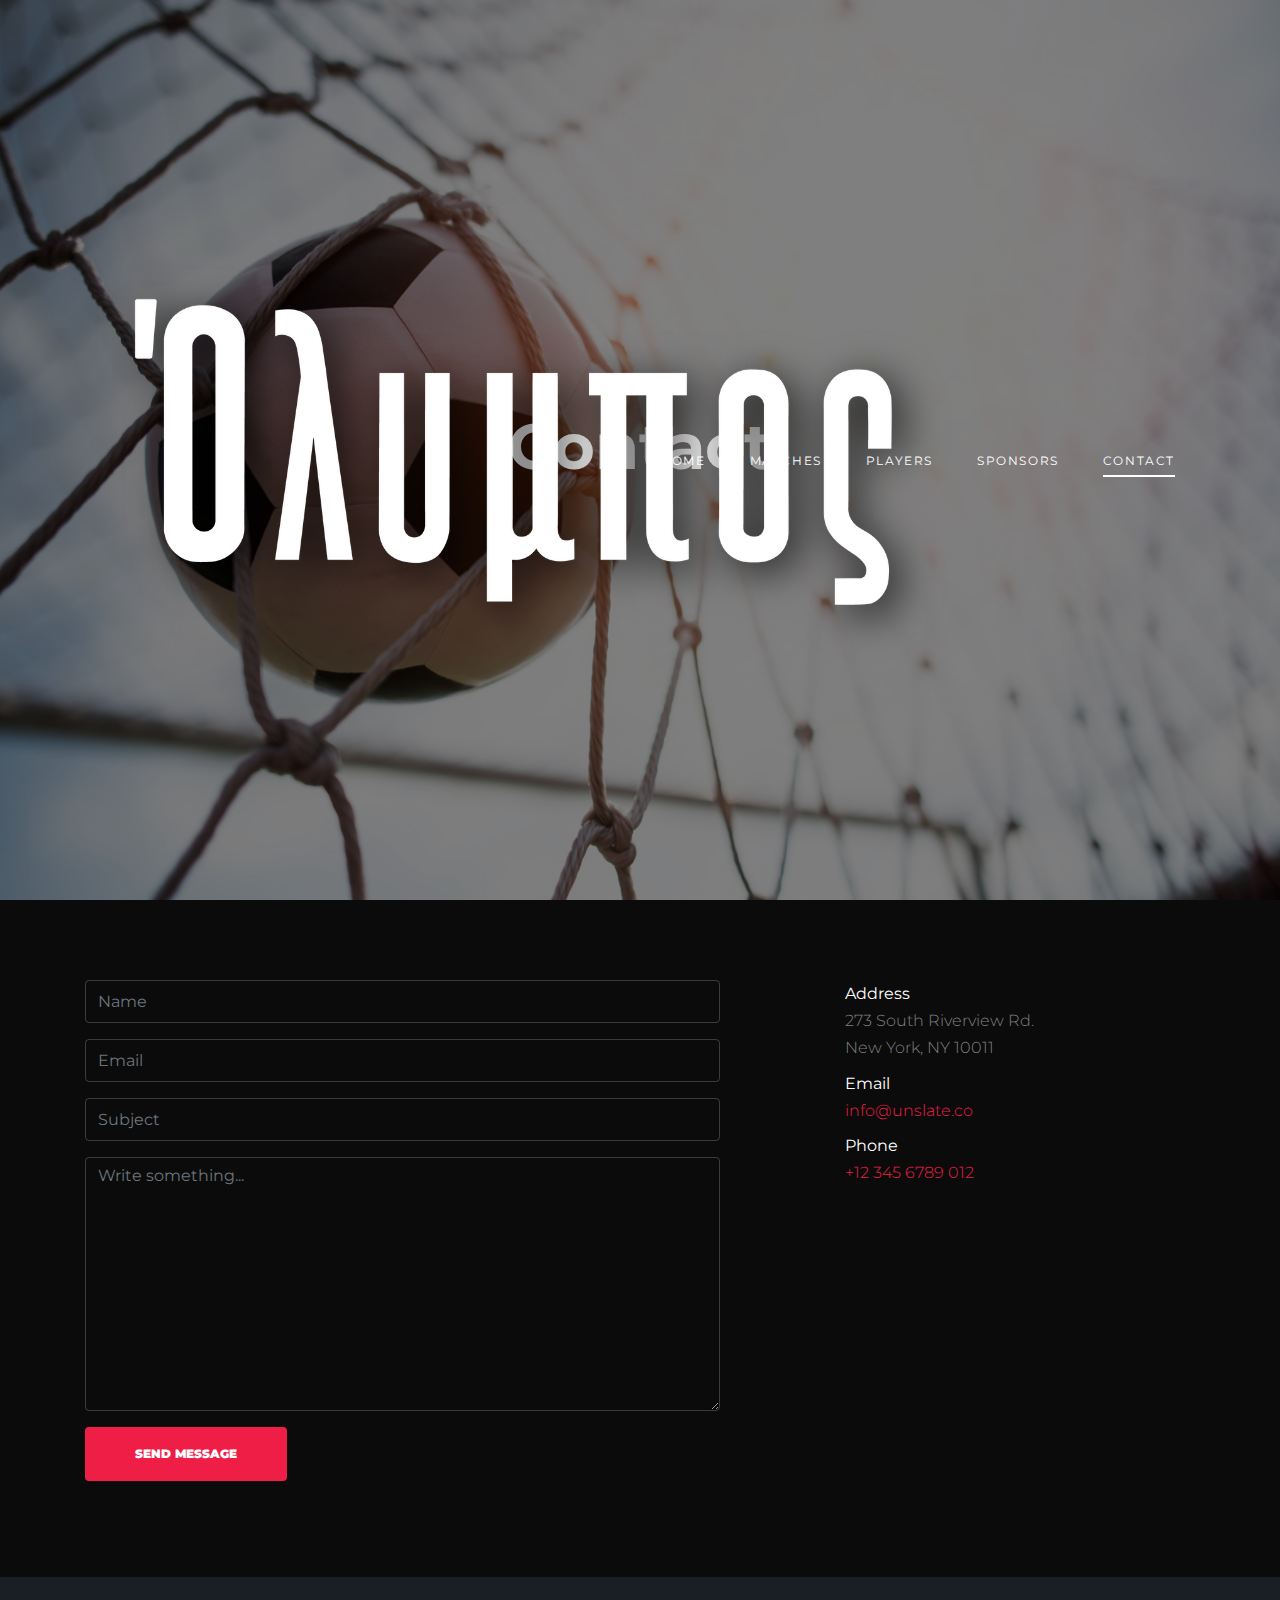
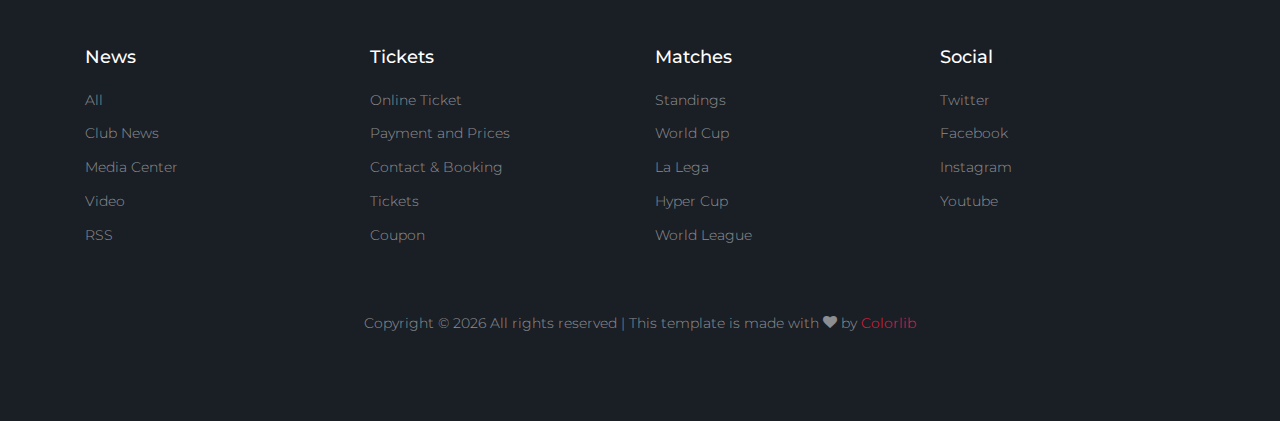
<file: contact.html>
<!DOCTYPE html>
<html lang="en">

<head>
  <title>Soccer &mdash; Website by Colorlib</title>
  <meta charset="utf-8">
  <meta name="viewport" content="width=device-width, initial-scale=1, shrink-to-fit=no">


  <link href="https://fonts.googleapis.com/css2?family=Montserrat:wght@400;700&display=swap" rel="stylesheet">

  <link rel="stylesheet" href="fonts/icomoon/style.css">

  <link rel="stylesheet" href="css/bootstrap/bootstrap.css">
  <link rel="stylesheet" href="css/jquery-ui.css">
  <link rel="stylesheet" href="css/owl.carousel.min.css">
  <link rel="stylesheet" href="css/owl.theme.default.min.css">
  <link rel="stylesheet" href="css/owl.theme.default.min.css">

  <link rel="stylesheet" href="css/jquery.fancybox.min.css">

  <link rel="stylesheet" href="css/bootstrap-datepicker.css">

  <link rel="stylesheet" href="fonts/flaticon/font/flaticon.css">

  <link rel="stylesheet" href="css/aos.css">

  <link rel="stylesheet" href="css/style.css">



</head>

<body>

  <div class="site-wrap">

    <div class="site-mobile-menu site-navbar-target">
      <div class="site-mobile-menu-header">
        <div class="site-mobile-menu-close">
          <span class="icon-close2 js-menu-toggle"></span>
        </div>
      </div>
      <div class="site-mobile-menu-body"></div>
    </div>


    <header class="site-navbar py-4" role="banner">

      <div class="container">
        <div class="d-flex align-items-center">
          <div class="site-logo">
            <a href="index.html">
              <img src="images/logo.png" alt="Logo">
            </a>
          </div>
          <div class="ml-auto">
            <nav class="site-navigation position-relative text-right" role="navigation">
              <ul class="site-menu main-menu js-clone-nav mr-auto d-none d-lg-block">
                <li><a href="index.html" class="nav-link">Home</a></li>
                <li><a href="matches.html" class="nav-link">Matches</a></li>
                <li><a href="players.html" class="nav-link">Players</a></li>
                <li><a href="sponsors.html" class="nav-link">Sponsors</a></li>
                <li class="active"><a href="contact.html" class="nav-link">Contact</a></li>
              </ul>
            </nav>

            <a href="#"
              class="d-inline-block d-lg-none site-menu-toggle js-menu-toggle text-black float-right text-white"><span
                class="icon-menu h3 text-white"></span></a>
          </div>
        </div>
      </div>

    </header>

    <div class="hero overlay" style="background-image: url('images/bg_3.jpg');">
      <div class="container">
        <div class="row align-items-center">
          <div class="col-lg-9 mx-auto text-center">
            <h1 class="text-white">Contact</h1>
          </div>
        </div>
      </div>
    </div>


    <div class="site-section">
      <div class="container">
        <div class="row">
          <div class="col-lg-7">
            <form action="#">
              <div class="form-group">
                <input type="text" class="form-control" placeholder="Name">
              </div>
              <div class="form-group">
                <input type="text" class="form-control" placeholder="Email">
              </div>
              <div class="form-group">
                <input type="text" class="form-control" placeholder="Subject">
              </div>
              <div class="form-group">
                <textarea name="" class="form-control" id="" cols="30" rows="10"
                  placeholder="Write something..."></textarea>
              </div>
              <div class="form-group">
                <input type="submit" class="btn btn-primary py-3 px-5" value="Send Message">
              </div>
            </form>
          </div>
          <div class="col-lg-4 ml-auto">

            <ul class="list-unstyled">
              <li class="mb-2">
                <strong class="text-white d-block">Address</strong>
                273 South Riverview Rd. <br> New York, NY 10011
              </li>
              <li class="mb-2">
                <strong class="text-white d-block">Email</strong>
                <a href="#">info@unslate.co</a>
              </li>
              <li class="mb-2">
                <strong class="text-white d-block">
                  Phone
                </strong>
                <a href="#">+12 345 6789 012</a>
              </li>
            </ul>
          </div>
        </div>
      </div>
    </div>


    <footer class="footer-section">
      <div class="container">
        <div class="row">
          <div class="col-lg-3">
            <div class="widget mb-3">
              <h3>News</h3>
              <ul class="list-unstyled links">
                <li><a href="#">All</a></li>
                <li><a href="#">Club News</a></li>
                <li><a href="#">Media Center</a></li>
                <li><a href="#">Video</a></li>
                <li><a href="#">RSS</a></li>
              </ul>
            </div>
          </div>
          <div class="col-lg-3">
            <div class="widget mb-3">
              <h3>Tickets</h3>
              <ul class="list-unstyled links">
                <li><a href="#">Online Ticket</a></li>
                <li><a href="#">Payment and Prices</a></li>
                <li><a href="#">Contact &amp; Booking</a></li>
                <li><a href="#">Tickets</a></li>
                <li><a href="#">Coupon</a></li>
              </ul>
            </div>
          </div>
          <div class="col-lg-3">
            <div class="widget mb-3">
              <h3>Matches</h3>
              <ul class="list-unstyled links">
                <li><a href="#">Standings</a></li>
                <li><a href="#">World Cup</a></li>
                <li><a href="#">La Lega</a></li>
                <li><a href="#">Hyper Cup</a></li>
                <li><a href="#">World League</a></li>
              </ul>
            </div>
          </div>

          <div class="col-lg-3">
            <div class="widget mb-3">
              <h3>Social</h3>
              <ul class="list-unstyled links">
                <li><a href="#">Twitter</a></li>
                <li><a href="#">Facebook</a></li>
                <li><a href="#">Instagram</a></li>
                <li><a href="#">Youtube</a></li>
              </ul>
            </div>
          </div>

        </div>

        <div class="row text-center">
          <div class="col-md-12">
            <div class=" pt-5">
              <p>
                <!-- Link back to Colorlib can't be removed. Template is licensed under CC BY 3.0. -->
                Copyright &copy;
                <script>
                  document.write(new Date().getFullYear());
                </script> All rights reserved | This template is made with <i class="icon-heart"
                  aria-hidden="true"></i> by <a href="https://colorlib.com" target="_blank">Colorlib</a>
                <!-- Link back to Colorlib can't be removed. Template is licensed under CC BY 3.0. -->
              </p>
            </div>
          </div>

        </div>
      </div>
    </footer>



  </div>
  <!-- .site-wrap -->

  <script src="js/jquery-3.3.1.min.js"></script>
  <script src="js/jquery-migrate-3.0.1.min.js"></script>
  <script src="js/jquery-ui.js"></script>
  <script src="js/popper.min.js"></script>
  <script src="js/bootstrap.min.js"></script>
  <script src="js/owl.carousel.min.js"></script>
  <script src="js/jquery.stellar.min.js"></script>
  <script src="js/jquery.countdown.min.js"></script>
  <script src="js/bootstrap-datepicker.min.js"></script>
  <script src="js/jquery.easing.1.3.js"></script>
  <script src="js/aos.js"></script>
  <script src="js/jquery.fancybox.min.js"></script>
  <script src="js/jquery.sticky.js"></script>
  <script src="js/jquery.mb.YTPlayer.min.js"></script>


  <script src="js/main.js"></script>

</body>

</html>
</file>
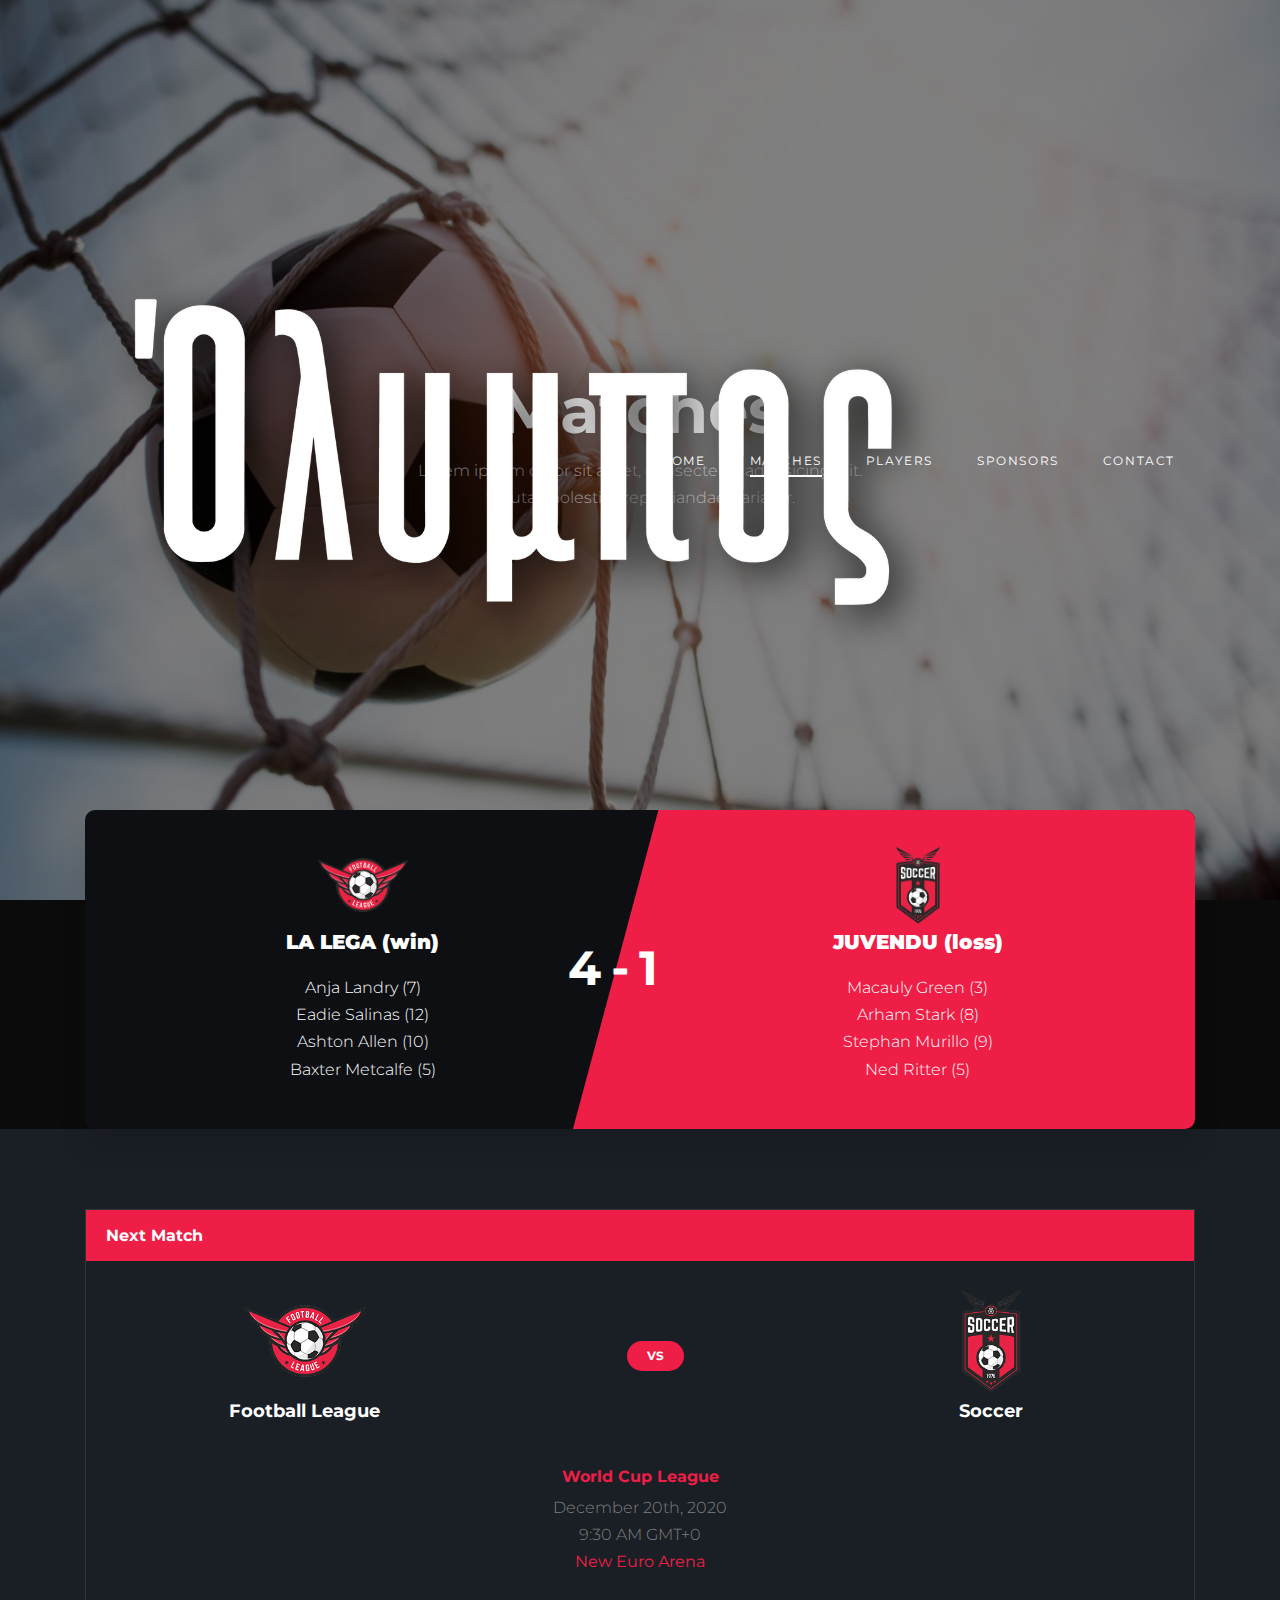
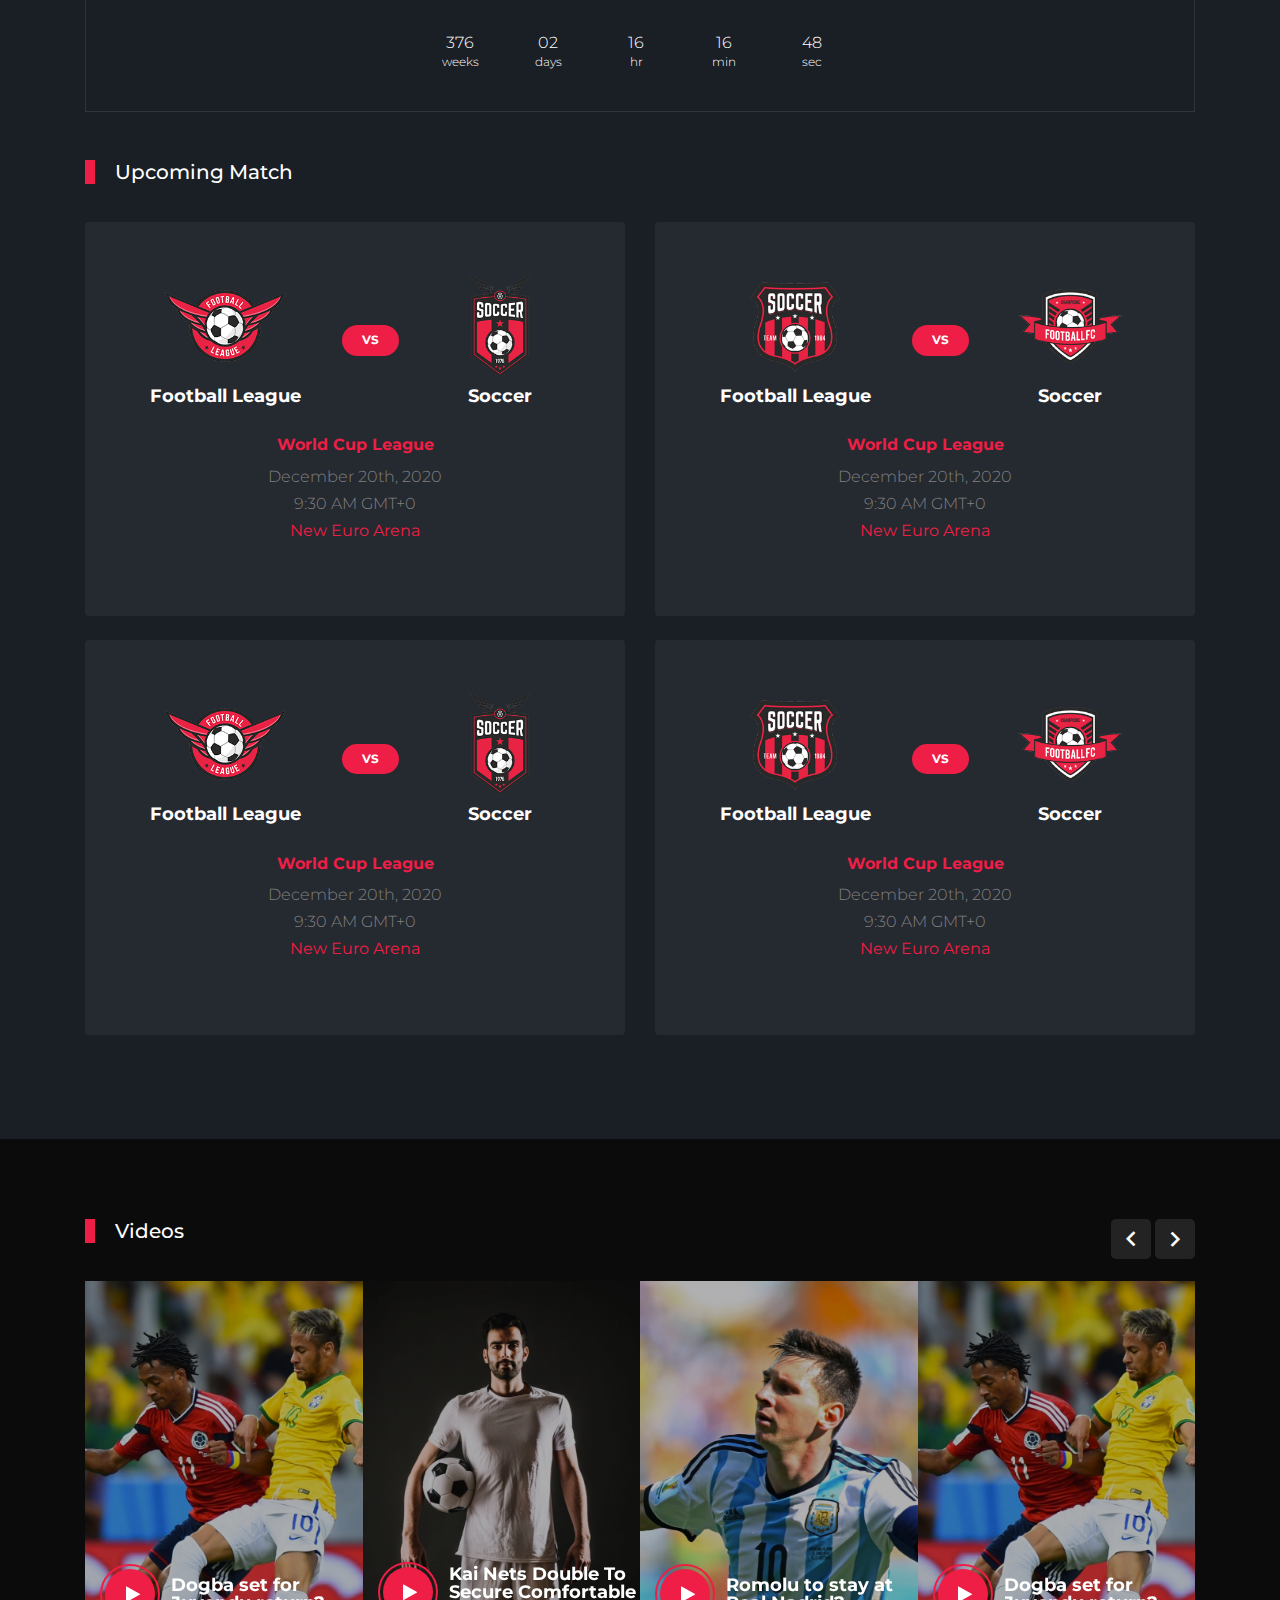
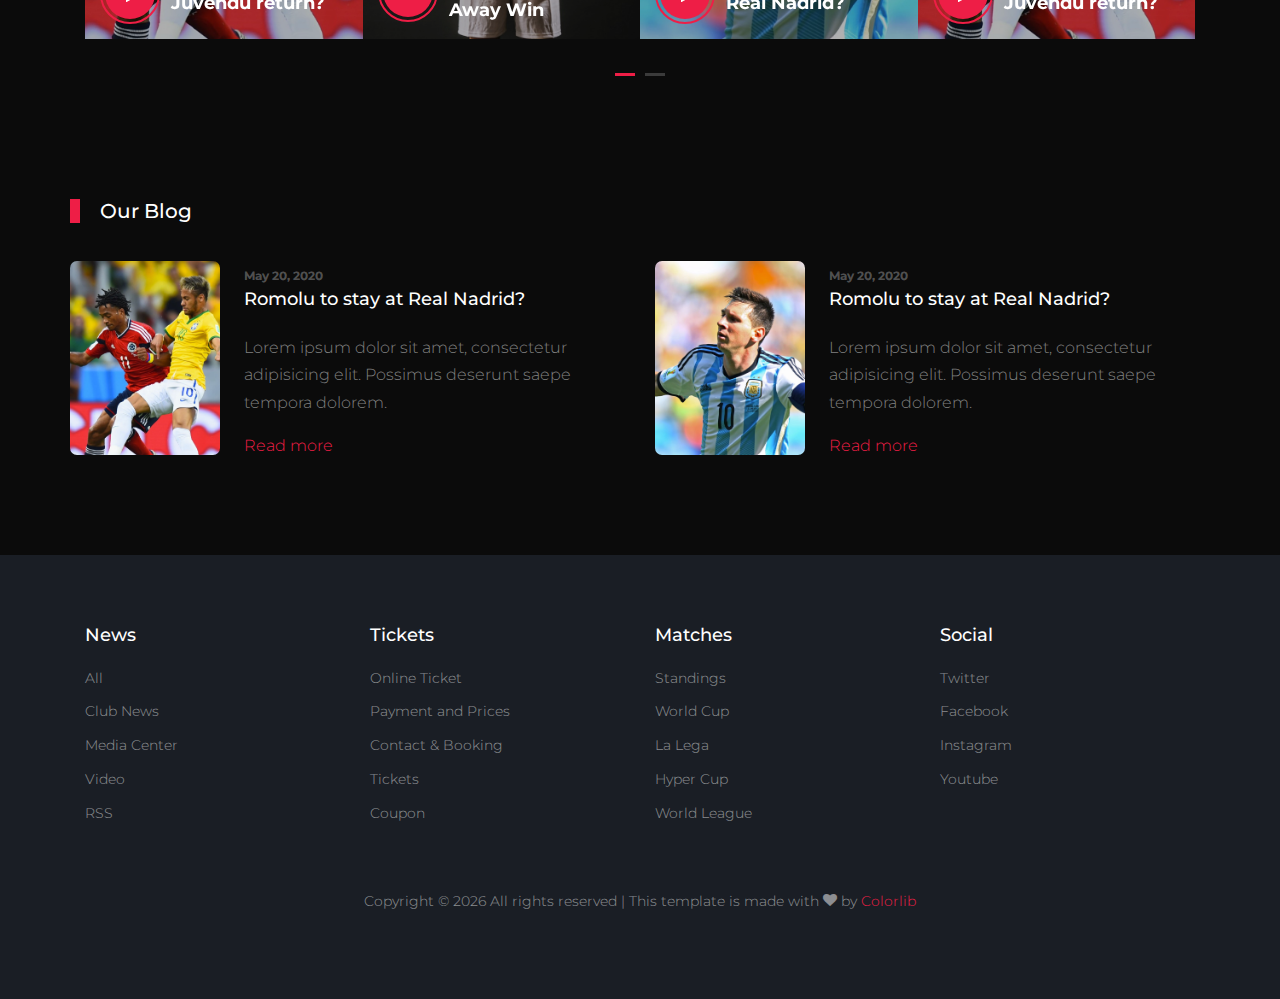
<file: matches.html>
<!DOCTYPE html>
<html lang="en">

<head>
  <title>Soccer &mdash; Website by Colorlib</title>
  <meta charset="utf-8">
  <meta name="viewport" content="width=device-width, initial-scale=1, shrink-to-fit=no">


  <link href="https://fonts.googleapis.com/css2?family=Montserrat:wght@400;700&display=swap" rel="stylesheet">

  <link rel="stylesheet" href="fonts/icomoon/style.css">

  <link rel="stylesheet" href="css/bootstrap/bootstrap.css">
  <link rel="stylesheet" href="css/jquery-ui.css">
  <link rel="stylesheet" href="css/owl.carousel.min.css">
  <link rel="stylesheet" href="css/owl.theme.default.min.css">
  <link rel="stylesheet" href="css/owl.theme.default.min.css">

  <link rel="stylesheet" href="css/jquery.fancybox.min.css">

  <link rel="stylesheet" href="css/bootstrap-datepicker.css">

  <link rel="stylesheet" href="fonts/flaticon/font/flaticon.css">

  <link rel="stylesheet" href="css/aos.css">

  <link rel="stylesheet" href="css/style.css">



</head>

<body>

  <div class="site-wrap">

    <div class="site-mobile-menu site-navbar-target">
      <div class="site-mobile-menu-header">
        <div class="site-mobile-menu-close">
          <span class="icon-close2 js-menu-toggle"></span>
        </div>
      </div>
      <div class="site-mobile-menu-body"></div>
    </div>


    <header class="site-navbar py-4" role="banner">

      <div class="container">
        <div class="d-flex align-items-center">
          <div class="site-logo">
            <a href="index.html">
              <img src="images/logo.png" alt="Logo">
            </a>
          </div>
          <div class="ml-auto">
            <nav class="site-navigation position-relative text-right" role="navigation">
              <ul class="site-menu main-menu js-clone-nav mr-auto d-none d-lg-block">
                <li><a href="index.html" class="nav-link">Home</a></li>
                <li class="active"><a href="matches.html" class="nav-link">Matches</a></li>
                <li><a href="players.html" class="nav-link">Players</a></li>
                <li><a href="sponsors.html" class="nav-link">Sponsors</a></li>
                <li><a href="contact.html" class="nav-link">Contact</a></li>
              </ul>
            </nav>

            <a href="#"
              class="d-inline-block d-lg-none site-menu-toggle js-menu-toggle text-black float-right text-white"><span
                class="icon-menu h3 text-white"></span></a>
          </div>
        </div>
      </div>

    </header>

    <div class="hero overlay" style="background-image: url('images/bg_3.jpg');">
      <div class="container">
        <div class="row align-items-center">
          <div class="col-lg-5 mx-auto text-center">
            <h1 class="text-white">Matches</h1>
            <p>Lorem ipsum dolor sit amet, consectetur adipisicing elit. Soluta, molestias repudiandae pariatur.</p>
          </div>
        </div>
      </div>
    </div>



    <div class="container">


      <div class="row">
        <div class="col-lg-12">

          <div class="d-flex team-vs">
            <span class="score">4-1</span>
            <div class="team-1 w-50">
              <div class="team-details w-100 text-center">
                <img src="images/logo_1.png" alt="Image" class="img-fluid">
                <h3>LA LEGA <span>(win)</span></h3>
                <ul class="list-unstyled">
                  <li>Anja Landry (7)</li>
                  <li>Eadie Salinas (12)</li>
                  <li>Ashton Allen (10)</li>
                  <li>Baxter Metcalfe (5)</li>
                </ul>
              </div>
            </div>
            <div class="team-2 w-50">
              <div class="team-details w-100 text-center">
                <img src="images/logo_2.png" alt="Image" class="img-fluid">
                <h3>JUVENDU <span>(loss)</span></h3>
                <ul class="list-unstyled">
                  <li>Macauly Green (3)</li>
                  <li>Arham Stark (8)</li>
                  <li>Stephan Murillo (9)</li>
                  <li>Ned Ritter (5)</li>
                </ul>
              </div>
            </div>
          </div>
        </div>
      </div>
    </div>



    <div class="site-section bg-dark">
      <div class="container">

        <div class="row mb-5">
          <div class="col-lg-12">
            <div class="widget-next-match">
              <div class="widget-title">
                <h3>Next Match</h3>
              </div>
              <div class="widget-body mb-3">
                <div class="widget-vs">
                  <div class="d-flex align-items-center justify-content-around justify-content-between w-100">
                    <div class="team-1 text-center">
                      <img src="images/logo_1.png" alt="Image">
                      <h3>Football League</h3>
                    </div>
                    <div>
                      <span class="vs"><span>VS</span></span>
                    </div>
                    <div class="team-2 text-center">
                      <img src="images/logo_2.png" alt="Image">
                      <h3>Soccer</h3>
                    </div>
                  </div>
                </div>
              </div>

              <div class="text-center widget-vs-contents mb-4">
                <h4>World Cup League</h4>
                <p class="mb-5">
                  <span class="d-block">December 20th, 2020</span>
                  <span class="d-block">9:30 AM GMT+0</span>
                  <strong class="text-primary">New Euro Arena</strong>
                </p>

                <div id="date-countdown2" class="pb-1"></div>
              </div>
            </div>
          </div>
        </div>

        <div class="row">
          <div class="col-12 title-section">
            <h2 class="heading">Upcoming Match</h2>
          </div>
          <div class="col-lg-6 mb-4">
            <div class="bg-light p-4 rounded">
              <div class="widget-body">
                <div class="widget-vs">
                  <div class="d-flex align-items-center justify-content-around justify-content-between w-100">
                    <div class="team-1 text-center">
                      <img src="images/logo_1.png" alt="Image">
                      <h3>Football League</h3>
                    </div>
                    <div>
                      <span class="vs"><span>VS</span></span>
                    </div>
                    <div class="team-2 text-center">
                      <img src="images/logo_2.png" alt="Image">
                      <h3>Soccer</h3>
                    </div>
                  </div>
                </div>
              </div>

              <div class="text-center widget-vs-contents mb-4">
                <h4>World Cup League</h4>
                <p class="mb-5">
                  <span class="d-block">December 20th, 2020</span>
                  <span class="d-block">9:30 AM GMT+0</span>
                  <strong class="text-primary">New Euro Arena</strong>
                </p>

              </div>

            </div>
          </div>
          <div class="col-lg-6 mb-4">
            <div class="bg-light p-4 rounded">
              <div class="widget-body">
                <div class="widget-vs">
                  <div class="d-flex align-items-center justify-content-around justify-content-between w-100">
                    <div class="team-1 text-center">
                      <img src="images/logo_3.png" alt="Image">
                      <h3>Football League</h3>
                    </div>
                    <div>
                      <span class="vs"><span>VS</span></span>
                    </div>
                    <div class="team-2 text-center">
                      <img src="images/logo_4.png" alt="Image">
                      <h3>Soccer</h3>
                    </div>
                  </div>
                </div>
              </div>

              <div class="text-center widget-vs-contents mb-4">
                <h4>World Cup League</h4>
                <p class="mb-5">
                  <span class="d-block">December 20th, 2020</span>
                  <span class="d-block">9:30 AM GMT+0</span>
                  <strong class="text-primary">New Euro Arena</strong>
                </p>

              </div>

            </div>
          </div>

          <div class="col-lg-6 mb-4">
            <div class="bg-light p-4 rounded">
              <div class="widget-body">
                <div class="widget-vs">
                  <div class="d-flex align-items-center justify-content-around justify-content-between w-100">
                    <div class="team-1 text-center">
                      <img src="images/logo_1.png" alt="Image">
                      <h3>Football League</h3>
                    </div>
                    <div>
                      <span class="vs"><span>VS</span></span>
                    </div>
                    <div class="team-2 text-center">
                      <img src="images/logo_2.png" alt="Image">
                      <h3>Soccer</h3>
                    </div>
                  </div>
                </div>
              </div>

              <div class="text-center widget-vs-contents mb-4">
                <h4>World Cup League</h4>
                <p class="mb-5">
                  <span class="d-block">December 20th, 2020</span>
                  <span class="d-block">9:30 AM GMT+0</span>
                  <strong class="text-primary">New Euro Arena</strong>
                </p>

              </div>

            </div>
          </div>
          <div class="col-lg-6 mb-4">
            <div class="bg-light p-4 rounded">
              <div class="widget-body">
                <div class="widget-vs">
                  <div class="d-flex align-items-center justify-content-around justify-content-between w-100">
                    <div class="team-1 text-center">
                      <img src="images/logo_3.png" alt="Image">
                      <h3>Football League</h3>
                    </div>
                    <div>
                      <span class="vs"><span>VS</span></span>
                    </div>
                    <div class="team-2 text-center">
                      <img src="images/logo_4.png" alt="Image">
                      <h3>Soccer</h3>
                    </div>
                  </div>
                </div>
              </div>

              <div class="text-center widget-vs-contents mb-4">
                <h4>World Cup League</h4>
                <p class="mb-5">
                  <span class="d-block">December 20th, 2020</span>
                  <span class="d-block">9:30 AM GMT+0</span>
                  <strong class="text-primary">New Euro Arena</strong>
                </p>

              </div>

            </div>
          </div>

        </div>
      </div>
    </div> <!-- .site-section -->

    <div class="site-section">
      <div class="container">
        <div class="row">
          <div class="col-6 title-section">
            <h2 class="heading">Videos</h2>
          </div>
          <div class="col-6 text-right">
            <div class="custom-nav">
              <a href="#" class="js-custom-prev-v2"><span class="icon-keyboard_arrow_left"></span></a>
              <span></span>
              <a href="#" class="js-custom-next-v2"><span class="icon-keyboard_arrow_right"></span></a>
            </div>
          </div>
        </div>


        <div class="owl-4-slider owl-carousel">
          <div class="item">
            <div class="video-media">
              <img src="images/img_1.jpg" alt="Image" class="img-fluid">
              <a href="https://vimeo.com/139714818" class="d-flex play-button align-items-center" data-fancybox>
                <span class="icon mr-3">
                  <span class="icon-play"></span>
                </span>
                <div class="caption">
                  <h3 class="m-0">Dogba set for Juvendu return?</h3>
                </div>
              </a>
            </div>
          </div>
          <div class="item">
            <div class="video-media">
              <img src="images/img_2.jpg" alt="Image" class="img-fluid">
              <a href="https://vimeo.com/139714818" class="d-flex play-button align-items-center" data-fancybox>
                <span class="icon mr-3">
                  <span class="icon-play"></span>
                </span>
                <div class="caption">
                  <h3 class="m-0">Kai Nets Double To Secure Comfortable Away Win</h3>
                </div>
              </a>
            </div>
          </div>
          <div class="item">
            <div class="video-media">
              <img src="images/img_3.jpg" alt="Image" class="img-fluid">
              <a href="https://vimeo.com/139714818" class="d-flex play-button align-items-center" data-fancybox>
                <span class="icon mr-3">
                  <span class="icon-play"></span>
                </span>
                <div class="caption">
                  <h3 class="m-0">Romolu to stay at Real Nadrid?</h3>
                </div>
              </a>
            </div>
          </div>

          <div class="item">
            <div class="video-media">
              <img src="images/img_1.jpg" alt="Image" class="img-fluid">
              <a href="https://vimeo.com/139714818" class="d-flex play-button align-items-center" data-fancybox>
                <span class="icon mr-3">
                  <span class="icon-play"></span>
                </span>
                <div class="caption">
                  <h3 class="m-0">Dogba set for Juvendu return?</h3>
                </div>
              </a>
            </div>
          </div>
          <div class="item">
            <div class="video-media">
              <img src="images/img_2.jpg" alt="Image" class="img-fluid">
              <a href="https://vimeo.com/139714818" class="d-flex play-button align-items-center" data-fancybox>
                <span class="icon mr-3">
                  <span class="icon-play"></span>
                </span>
                <div class="caption">
                  <h3 class="m-0">Kai Nets Double To Secure Comfortable Away Win</h3>
                </div>
              </a>
            </div>
          </div>
          <div class="item">
            <div class="video-media">
              <img src="images/img_3.jpg" alt="Image" class="img-fluid">
              <a href="https://vimeo.com/139714818" class="d-flex play-button align-items-center" data-fancybox>
                <span class="icon mr-3">
                  <span class="icon-play"></span>
                </span>
                <div class="caption">
                  <h3 class="m-0">Romolu to stay at Real Nadrid?</h3>
                </div>
              </a>
            </div>
          </div>

        </div>

      </div>
    </div>

    <div class="container site-section">
      <div class="row">
        <div class="col-6 title-section">
          <h2 class="heading">Our Blog</h2>
        </div>
      </div>
      <div class="row">
        <div class="col-lg-6">
          <div class="custom-media d-flex">
            <div class="img mr-4">
              <img src="images/img_1.jpg" alt="Image" class="img-fluid">
            </div>
            <div class="text">
              <span class="meta">May 20, 2020</span>
              <h3 class="mb-4"><a href="#">Romolu to stay at Real Nadrid?</a></h3>
              <p>Lorem ipsum dolor sit amet, consectetur adipisicing elit. Possimus deserunt saepe tempora dolorem.</p>
              <p><a href="#">Read more</a></p>
            </div>
          </div>
        </div>
        <div class="col-lg-6">
          <div class="custom-media d-flex">
            <div class="img mr-4">
              <img src="images/img_3.jpg" alt="Image" class="img-fluid">
            </div>
            <div class="text">
              <span class="meta">May 20, 2020</span>
              <h3 class="mb-4"><a href="#">Romolu to stay at Real Nadrid?</a></h3>
              <p>Lorem ipsum dolor sit amet, consectetur adipisicing elit. Possimus deserunt saepe tempora dolorem.</p>
              <p><a href="#">Read more</a></p>
            </div>
          </div>
        </div>
      </div>
    </div>



    <footer class="footer-section">
      <div class="container">
        <div class="row">
          <div class="col-lg-3">
            <div class="widget mb-3">
              <h3>News</h3>
              <ul class="list-unstyled links">
                <li><a href="#">All</a></li>
                <li><a href="#">Club News</a></li>
                <li><a href="#">Media Center</a></li>
                <li><a href="#">Video</a></li>
                <li><a href="#">RSS</a></li>
              </ul>
            </div>
          </div>
          <div class="col-lg-3">
            <div class="widget mb-3">
              <h3>Tickets</h3>
              <ul class="list-unstyled links">
                <li><a href="#">Online Ticket</a></li>
                <li><a href="#">Payment and Prices</a></li>
                <li><a href="#">Contact &amp; Booking</a></li>
                <li><a href="#">Tickets</a></li>
                <li><a href="#">Coupon</a></li>
              </ul>
            </div>
          </div>
          <div class="col-lg-3">
            <div class="widget mb-3">
              <h3>Matches</h3>
              <ul class="list-unstyled links">
                <li><a href="#">Standings</a></li>
                <li><a href="#">World Cup</a></li>
                <li><a href="#">La Lega</a></li>
                <li><a href="#">Hyper Cup</a></li>
                <li><a href="#">World League</a></li>
              </ul>
            </div>
          </div>

          <div class="col-lg-3">
            <div class="widget mb-3">
              <h3>Social</h3>
              <ul class="list-unstyled links">
                <li><a href="#">Twitter</a></li>
                <li><a href="#">Facebook</a></li>
                <li><a href="#">Instagram</a></li>
                <li><a href="#">Youtube</a></li>
              </ul>
            </div>
          </div>

        </div>

        <div class="row text-center">
          <div class="col-md-12">
            <div class=" pt-5">
              <p>
                <!-- Link back to Colorlib can't be removed. Template is licensed under CC BY 3.0. -->
                Copyright &copy;
                <script>
                  document.write(new Date().getFullYear());
                </script> All rights reserved | This template is made with <i class="icon-heart"
                  aria-hidden="true"></i> by <a href="https://colorlib.com" target="_blank">Colorlib</a>
                <!-- Link back to Colorlib can't be removed. Template is licensed under CC BY 3.0. -->
              </p>
            </div>
          </div>

        </div>
      </div>
    </footer>



  </div>
  <!-- .site-wrap -->

  <script src="js/jquery-3.3.1.min.js"></script>
  <script src="js/jquery-migrate-3.0.1.min.js"></script>
  <script src="js/jquery-ui.js"></script>
  <script src="js/popper.min.js"></script>
  <script src="js/bootstrap.min.js"></script>
  <script src="js/owl.carousel.min.js"></script>
  <script src="js/jquery.stellar.min.js"></script>
  <script src="js/jquery.countdown.min.js"></script>
  <script src="js/bootstrap-datepicker.min.js"></script>
  <script src="js/jquery.easing.1.3.js"></script>
  <script src="js/aos.js"></script>
  <script src="js/jquery.fancybox.min.js"></script>
  <script src="js/jquery.sticky.js"></script>
  <script src="js/jquery.mb.YTPlayer.min.js"></script>


  <script src="js/main.js"></script>

</body>

</html>
</file>
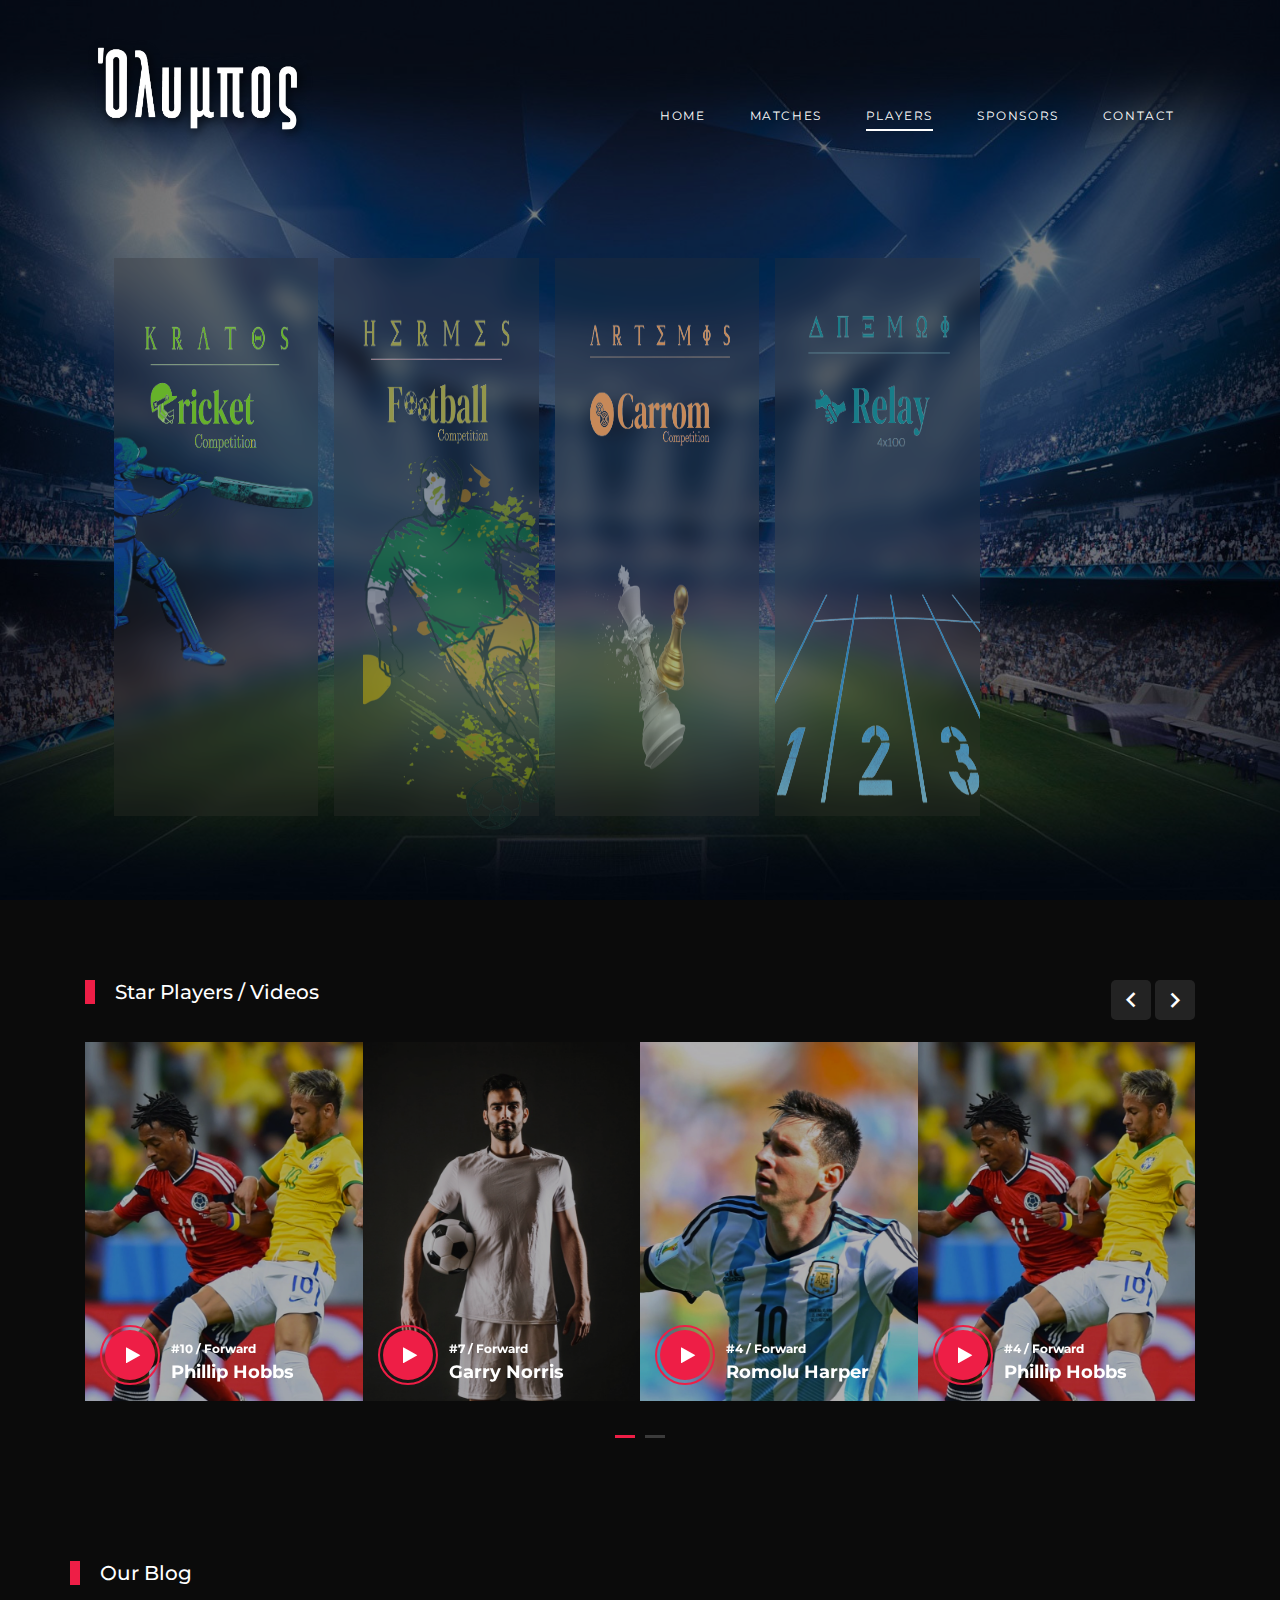
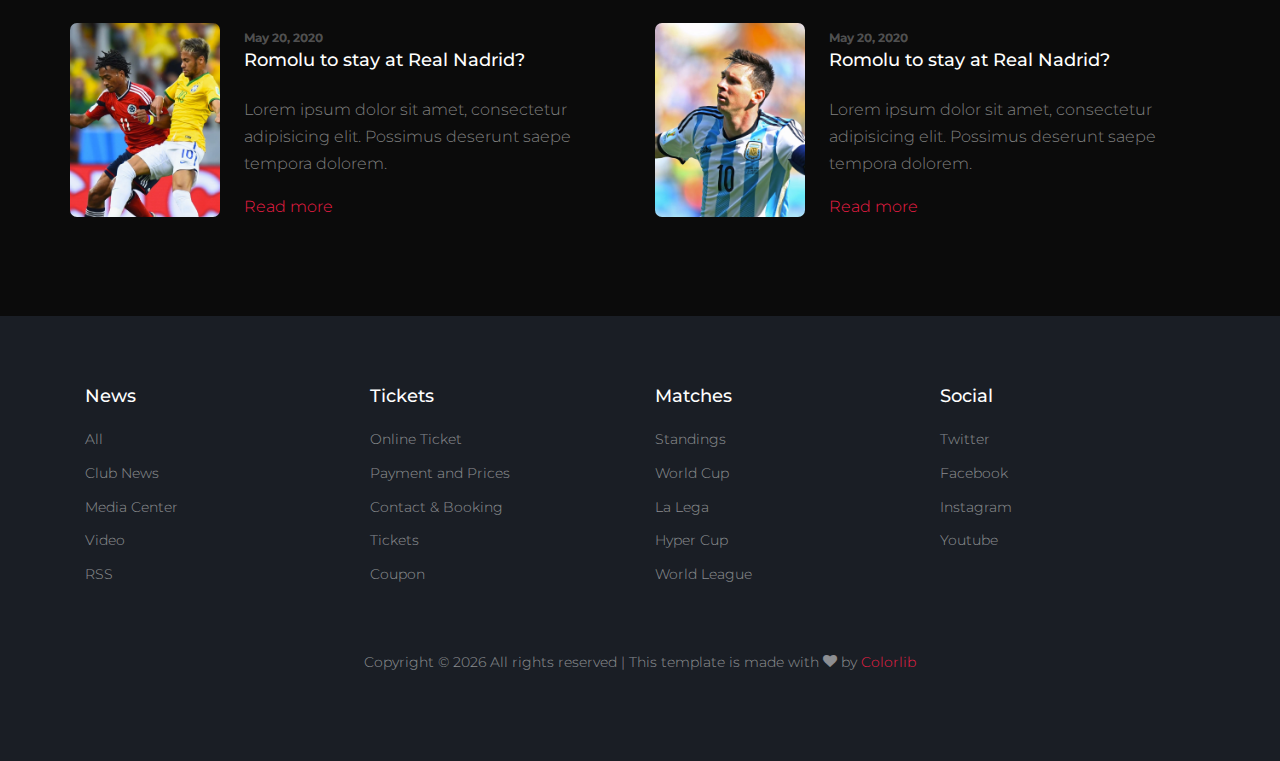
<file: players.html>
<!DOCTYPE html>
<html lang="en">

<head>
  <title>Soccer &mdash; Website by Colorlib</title>
  <meta charset="utf-8">
  <meta name="viewport" content="width=device-width, initial-scale=1, shrink-to-fit=no">


  <link href="https://fonts.googleapis.com/css2?family=Montserrat:wght@400;700&display=swap" rel="stylesheet">

  <link rel="stylesheet" href="fonts/icomoon/style.css">

  <link rel="stylesheet" href="css/bootstrap/bootstrap.css">
  <link rel="stylesheet" href="css/jquery-ui.css">
  <link rel="stylesheet" href="css/owl.carousel.min.css">
  <link rel="stylesheet" href="css/owl.theme.default.min.css">
  <link rel="stylesheet" href="css/owl.theme.default.min.css">

  <link rel="stylesheet" href="css/jquery.fancybox.min.css">

  <link rel="stylesheet" href="css/bootstrap-datepicker.css">

  <link rel="stylesheet" href="fonts/flaticon/font/flaticon.css">

  <link rel="stylesheet" href="css/aos.css">

  <link rel="stylesheet" href="css/style.css">



</head>

<body>

  <div class="site-wrap">

    <div class="site-mobile-menu site-navbar-target">
      <div class="site-mobile-menu-header">
        <div class="site-mobile-menu-close">
          <span class="icon-close2 js-menu-toggle"></span>
        </div>
      </div>
      <div class="site-mobile-menu-body"></div>
    </div>


    <header class="site-navbar py-4" role="banner">

      <div class="container">
        <div class="d-flex align-items-center">
          <div class="site-logo" style="margin-top: -50px;">
            <a href="index.html">
              <img src="images/logo.png" style="width: 18vw; height: 26vh;" alt="Logo">
            </a>
          </div>
          <div class="ml-auto">
            <nav class="site-navigation position-relative text-right" role="navigation">
              <ul class="site-menu main-menu js-clone-nav mr-auto d-none d-lg-block">
                <li><a href="index.html" class="nav-link">Home</a></li>
                <li><a href="matches.html" class="nav-link">Matches</a></li>
                <li class="active"><a href="players.html" class="nav-link">Players</a></li>
                <li><a href="sponsors.html" class="nav-link">Sponsors</a></li>
                <li><a href="contact.html" class="nav-link">Contact</a></li>
              </ul>
            </nav>

            <a href="#"
              class="d-inline-block d-lg-none site-menu-toggle js-menu-toggle text-black float-right text-white"><span
                class="icon-menu h3 text-white"></span></a>
          </div>
        </div>
      </div>

    </header>

    <div class="hero overlay" style="background-image: url('images/stad-bg.jpg');">
      <div class="container">
        <div class="row align-items-center">
          <div class="col-lg-5 mx-auto text-center">


            <div class="tiles-sports container">
              
              <div class="cric tile col-xs-2">
                <img src="images/cricImg.PNG" alt="" class="cric-img">
                <img src="images/kratos.png" alt="" class="cric-name">
              </div>

              <div class="football tile col-xs-2">
                <img src="images/hermes.PNG" alt="" class="foot-name">
                <img src="images/foot-img.png" alt="" class="foot-img">
              </div>

              <div class="chess tile col-xs-2">
                <img src="images/chess-name.PNG" alt="" class="chess-name">
                <img src="images/chess-img.PNG" alt="" class="chess-img">
              </div>

              <div class="relay tile col-xs-2">
                <img src="images/anemos.PNG" alt="" class="name">
                <img src="images/relay.PNG" alt="" class="bottom-img">
              </div>
            </div>
            
          </div>
        </div>
      </div>
    </div>



    <div class="site-section">
      <div class="container">
        <div class="row">
          <div class="col-6 title-section">
            <h2 class="heading">Star Players / Videos</h2>
          </div>
          <div class="col-6 text-right">
            <div class="custom-nav">
              <a href="#" class="js-custom-prev-v2"><span class="icon-keyboard_arrow_left"></span></a>
              <span></span>
              <a href="#" class="js-custom-next-v2"><span class="icon-keyboard_arrow_right"></span></a>
            </div>
          </div>
        </div>


        <div class="owl-4-slider owl-carousel">
          <div class="item">
            <div class="video-media">
              <img src="images/img_1.jpg" alt="Image" class="img-fluid">
              <a href="https://vimeo.com/139714818" class="d-flex play-button align-items-center" data-fancybox>
                <span class="icon mr-3">
                  <span class="icon-play"></span>
                </span>
                <div class="caption">
                  <span class="meta">#10 / Forward</span>
                  <h3 class="m-0">Phillip Hobbs</h3>
                </div>
              </a>
            </div>
          </div>
          <div class="item">
            <div class="video-media">
              <img src="images/img_2.jpg" alt="Image" class="img-fluid">
              <a href="https://vimeo.com/139714818" class="d-flex play-button align-items-center" data-fancybox>
                <span class="icon mr-3">
                  <span class="icon-play"></span>
                </span>
                <div class="caption">
                  <span class="meta">#7 / Forward</span>
                  <h3 class="m-0">Garry Norris</h3>
                </div>
              </a>
            </div>
          </div>
          <div class="item">
            <div class="video-media">
              <img src="images/img_3.jpg" alt="Image" class="img-fluid">
              <a href="https://vimeo.com/139714818" class="d-flex play-button align-items-center" data-fancybox>
                <span class="icon mr-3">
                  <span class="icon-play"></span>
                </span>
                <div class="caption">
                  <span class="meta">#4 / Forward</span>
                  <h3 class="m-0">Romolu Harper</h3>
                </div>
              </a>
            </div>
          </div>

          <div class="item">
            <div class="video-media">
              <img src="images/img_1.jpg" alt="Image" class="img-fluid">
              <a href="https://vimeo.com/139714818" class="d-flex play-button align-items-center" data-fancybox>
                <span class="icon mr-3">
                  <span class="icon-play"></span>
                </span>
                <div class="caption">
                  <span class="meta">#4 / Forward</span>
                  <h3 class="m-0">Phillip Hobbs</h3>
                </div>
              </a>
            </div>
          </div>
          <div class="item">
            <div class="video-media">
              <img src="images/img_2.jpg" alt="Image" class="img-fluid">
              <a href="https://vimeo.com/139714818" class="d-flex play-button align-items-center" data-fancybox>
                <span class="icon mr-3">
                  <span class="icon-play"></span>
                </span>
                <div class="caption">
                  <span class="meta">#1 / GoalKeeper</span>
                  <h3 class="m-0">Garry Norris</h3>
                </div>
              </a>
            </div>
          </div>
          <div class="item">
            <div class="video-media">
              <img src="images/img_3.jpg" alt="Image" class="img-fluid">
              <a href="https://vimeo.com/139714818" class="d-flex play-button align-items-center" data-fancybox>
                <span class="icon mr-3">
                  <span class="icon-play"></span>
                </span>
                <div class="caption">
                  <span class="meta">#8 / Forward</span>
                  <h3 class="m-0">Romolu Harper</h3>
                </div>
              </a>
            </div>
          </div>
        </div>

      </div>
    </div>



    <div class="container site-section">
      <div class="row">
        <div class="col-6 title-section">
          <h2 class="heading">Our Blog</h2>
        </div>
      </div>
      <div class="row">
        <div class="col-lg-6">
          <div class="custom-media d-flex">
            <div class="img mr-4">
              <img src="images/img_1.jpg" alt="Image" class="img-fluid">
            </div>
            <div class="text">
              <span class="meta">May 20, 2020</span>
              <h3 class="mb-4"><a href="#">Romolu to stay at Real Nadrid?</a></h3>
              <p>Lorem ipsum dolor sit amet, consectetur adipisicing elit. Possimus deserunt saepe tempora dolorem.</p>
              <p><a href="#">Read more</a></p>
            </div>
          </div>
        </div>
        <div class="col-lg-6">
          <div class="custom-media d-flex">
            <div class="img mr-4">
              <img src="images/img_3.jpg" alt="Image" class="img-fluid">
            </div>
            <div class="text">
              <span class="meta">May 20, 2020</span>
              <h3 class="mb-4"><a href="#">Romolu to stay at Real Nadrid?</a></h3>
              <p>Lorem ipsum dolor sit amet, consectetur adipisicing elit. Possimus deserunt saepe tempora dolorem.</p>
              <p><a href="#">Read more</a></p>
            </div>
          </div>
        </div>
      </div>
    </div>



    <footer class="footer-section">
      <div class="container">
        <div class="row">
          <div class="col-lg-3">
            <div class="widget mb-3">
              <h3>News</h3>
              <ul class="list-unstyled links">
                <li><a href="#">All</a></li>
                <li><a href="#">Club News</a></li>
                <li><a href="#">Media Center</a></li>
                <li><a href="#">Video</a></li>
                <li><a href="#">RSS</a></li>
              </ul>
            </div>
          </div>
          <div class="col-lg-3">
            <div class="widget mb-3">
              <h3>Tickets</h3>
              <ul class="list-unstyled links">
                <li><a href="#">Online Ticket</a></li>
                <li><a href="#">Payment and Prices</a></li>
                <li><a href="#">Contact &amp; Booking</a></li>
                <li><a href="#">Tickets</a></li>
                <li><a href="#">Coupon</a></li>
              </ul>
            </div>
          </div>
          <div class="col-lg-3">
            <div class="widget mb-3">
              <h3>Matches</h3>
              <ul class="list-unstyled links">
                <li><a href="#">Standings</a></li>
                <li><a href="#">World Cup</a></li>
                <li><a href="#">La Lega</a></li>
                <li><a href="#">Hyper Cup</a></li>
                <li><a href="#">World League</a></li>
              </ul>
            </div>
          </div>

          <div class="col-lg-3">
            <div class="widget mb-3">
              <h3>Social</h3>
              <ul class="list-unstyled links">
                <li><a href="#">Twitter</a></li>
                <li><a href="#">Facebook</a></li>
                <li><a href="#">Instagram</a></li>
                <li><a href="#">Youtube</a></li>
              </ul>
            </div>
          </div>

        </div>

        <div class="row text-center">
          <div class="col-md-12">
            <div class=" pt-5">
              <p>
                <!-- Link back to Colorlib can't be removed. Template is licensed under CC BY 3.0. -->
                Copyright &copy;
                <script>
                  document.write(new Date().getFullYear());
                </script> All rights reserved | This template is made with <i class="icon-heart"
                  aria-hidden="true"></i> by <a href="https://colorlib.com" target="_blank">Colorlib</a>
                <!-- Link back to Colorlib can't be removed. Template is licensed under CC BY 3.0. -->
              </p>
            </div>
          </div>

        </div>
      </div>
    </footer>



  </div>
  <!-- .site-wrap -->

  <script src="js/jquery-3.3.1.min.js"></script>
  <script src="js/jquery-migrate-3.0.1.min.js"></script>
  <script src="js/jquery-ui.js"></script>
  <script src="js/popper.min.js"></script>
  <script src="js/bootstrap.min.js"></script>
  <script src="js/owl.carousel.min.js"></script>
  <script src="js/jquery.stellar.min.js"></script>
  <script src="js/jquery.countdown.min.js"></script>
  <script src="js/bootstrap-datepicker.min.js"></script>
  <script src="js/jquery.easing.1.3.js"></script>
  <script src="js/aos.js"></script>
  <script src="js/jquery.fancybox.min.js"></script>
  <script src="js/jquery.sticky.js"></script>
  <script src="js/jquery.mb.YTPlayer.min.js"></script>


  <script src="js/main.js"></script>

</body>

</html>
</file>
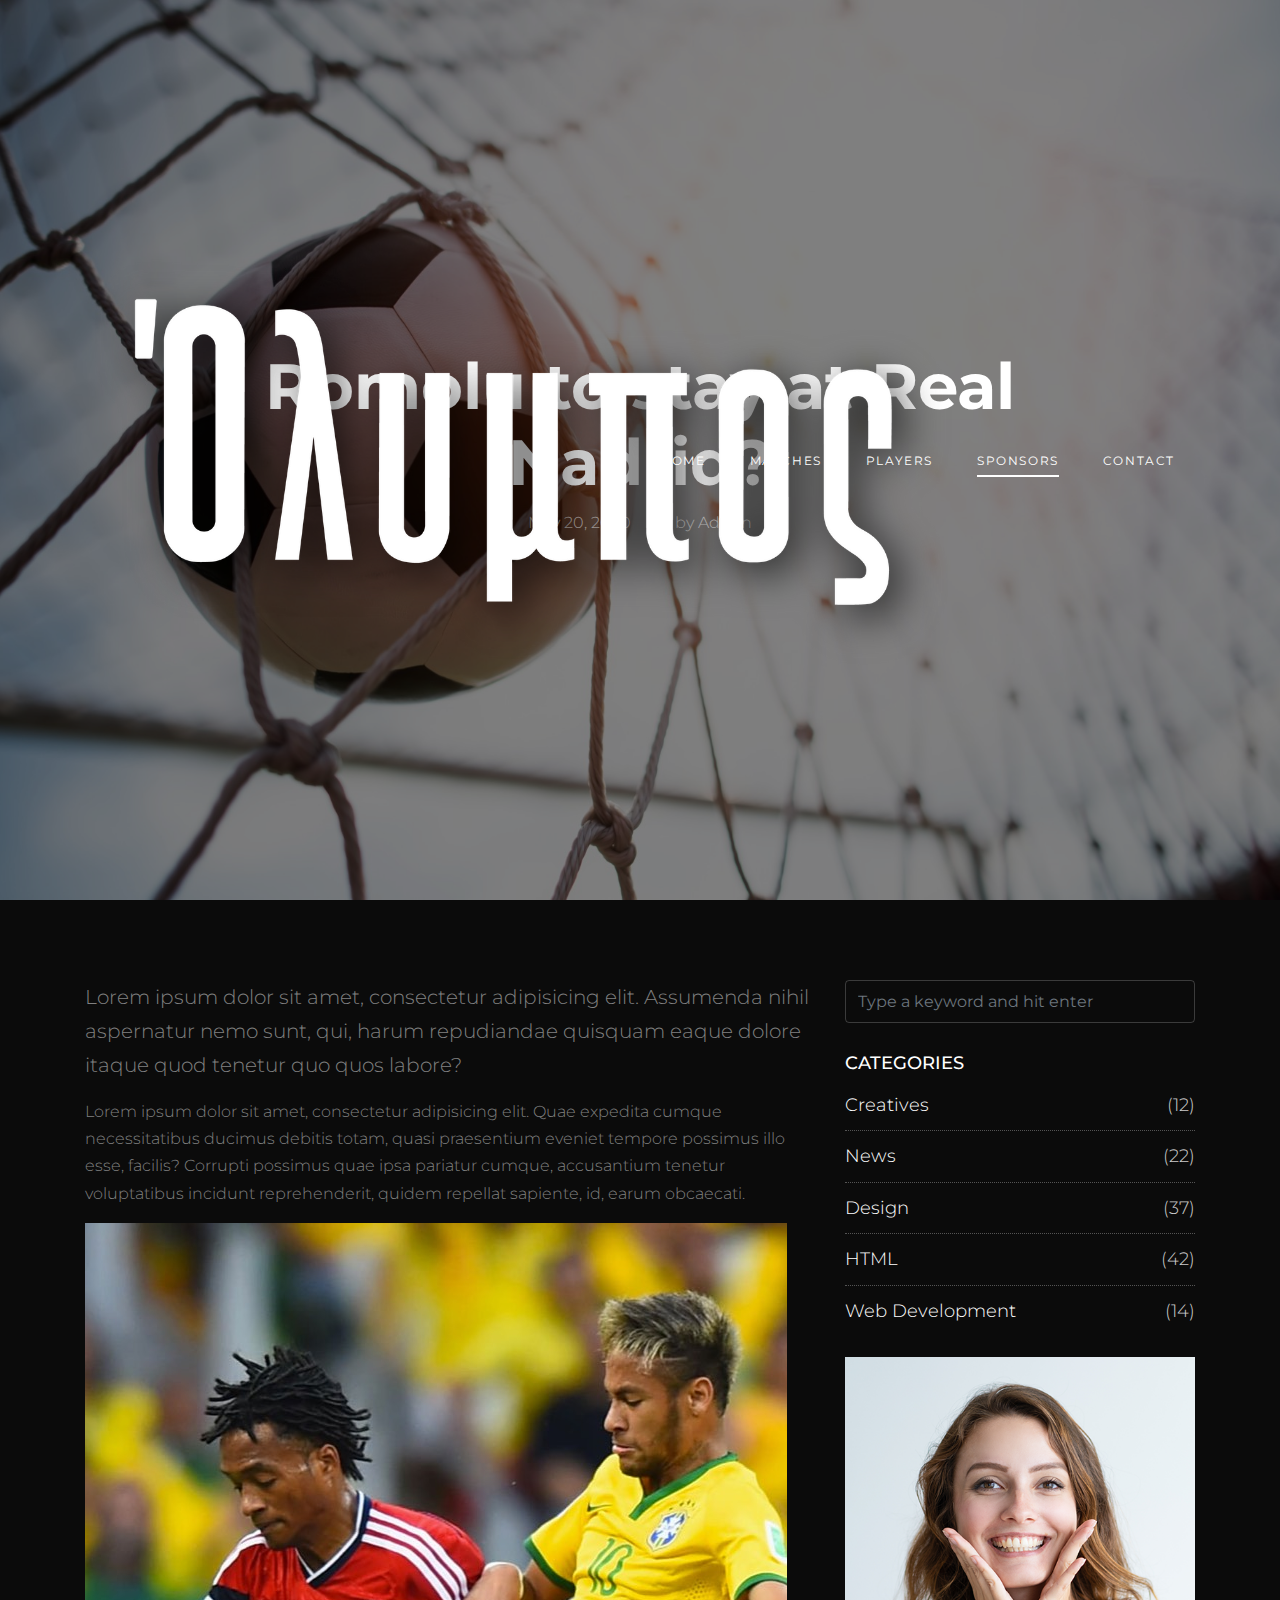
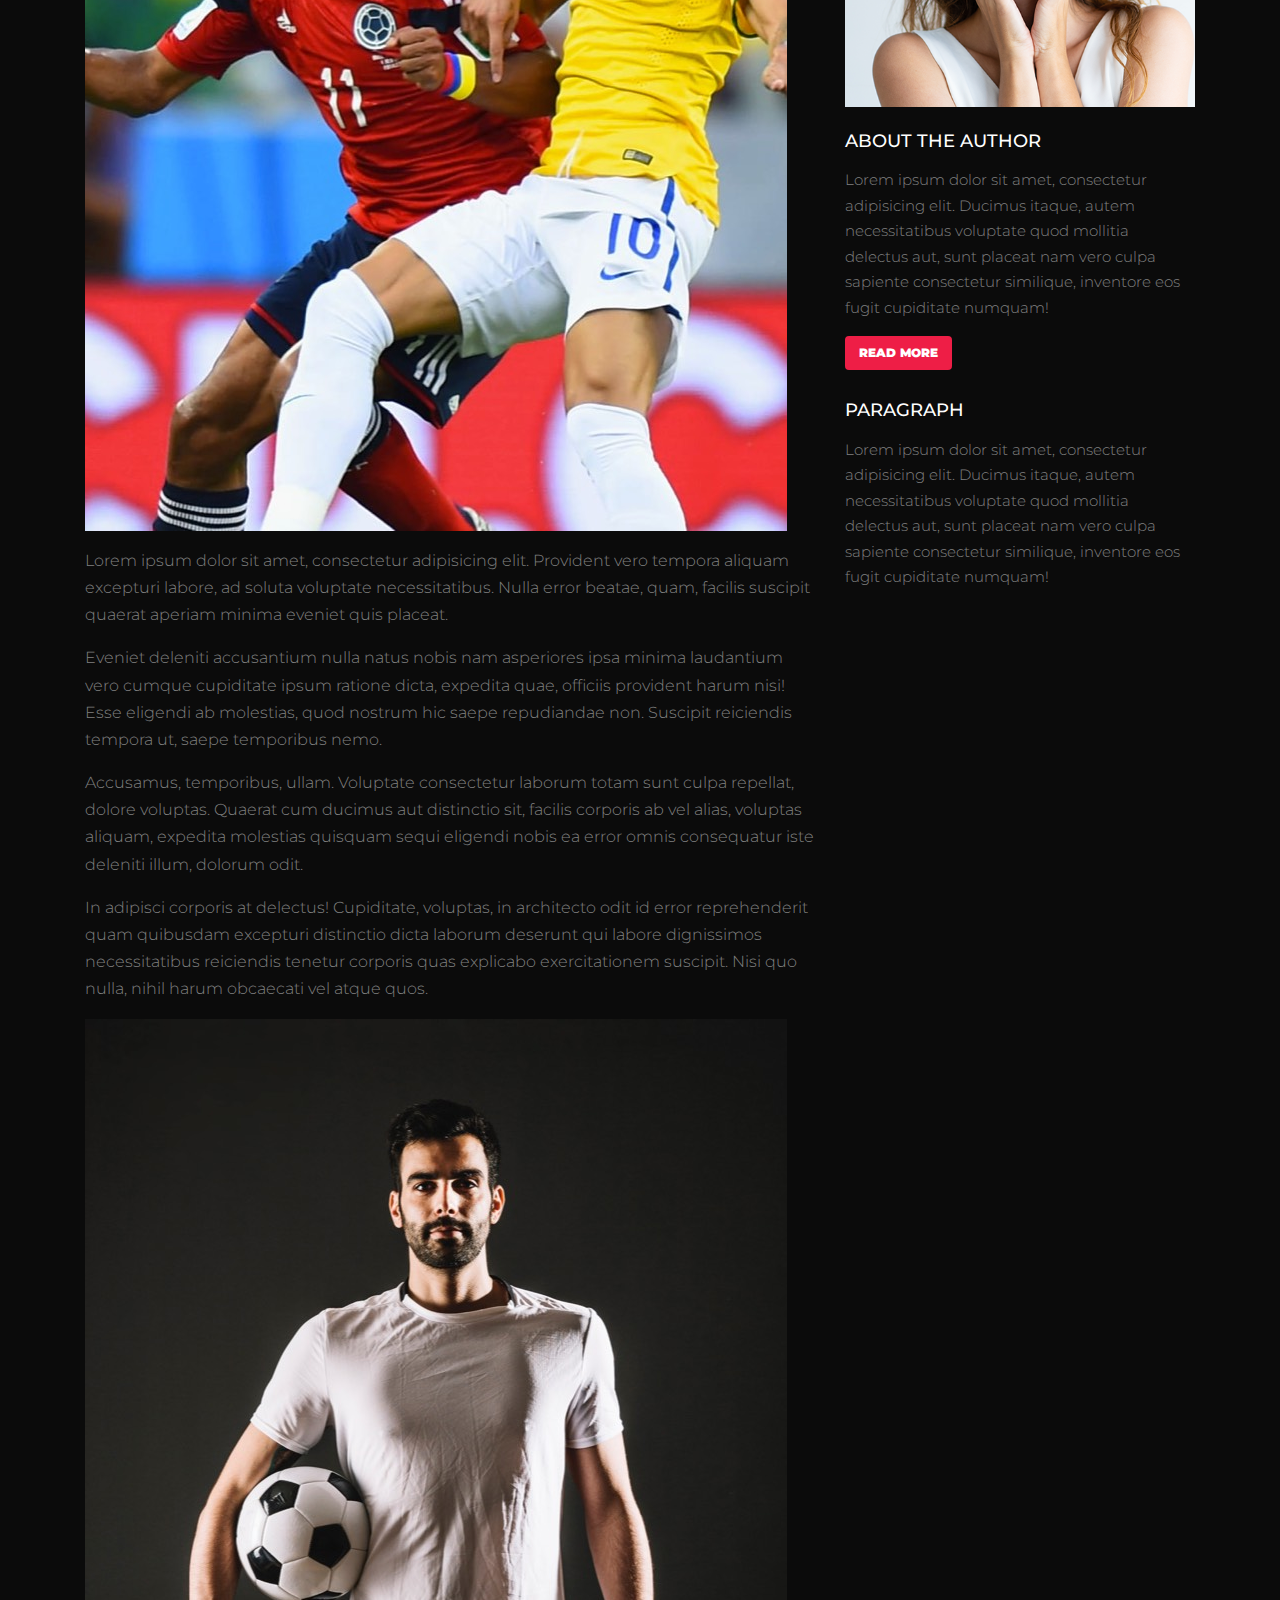
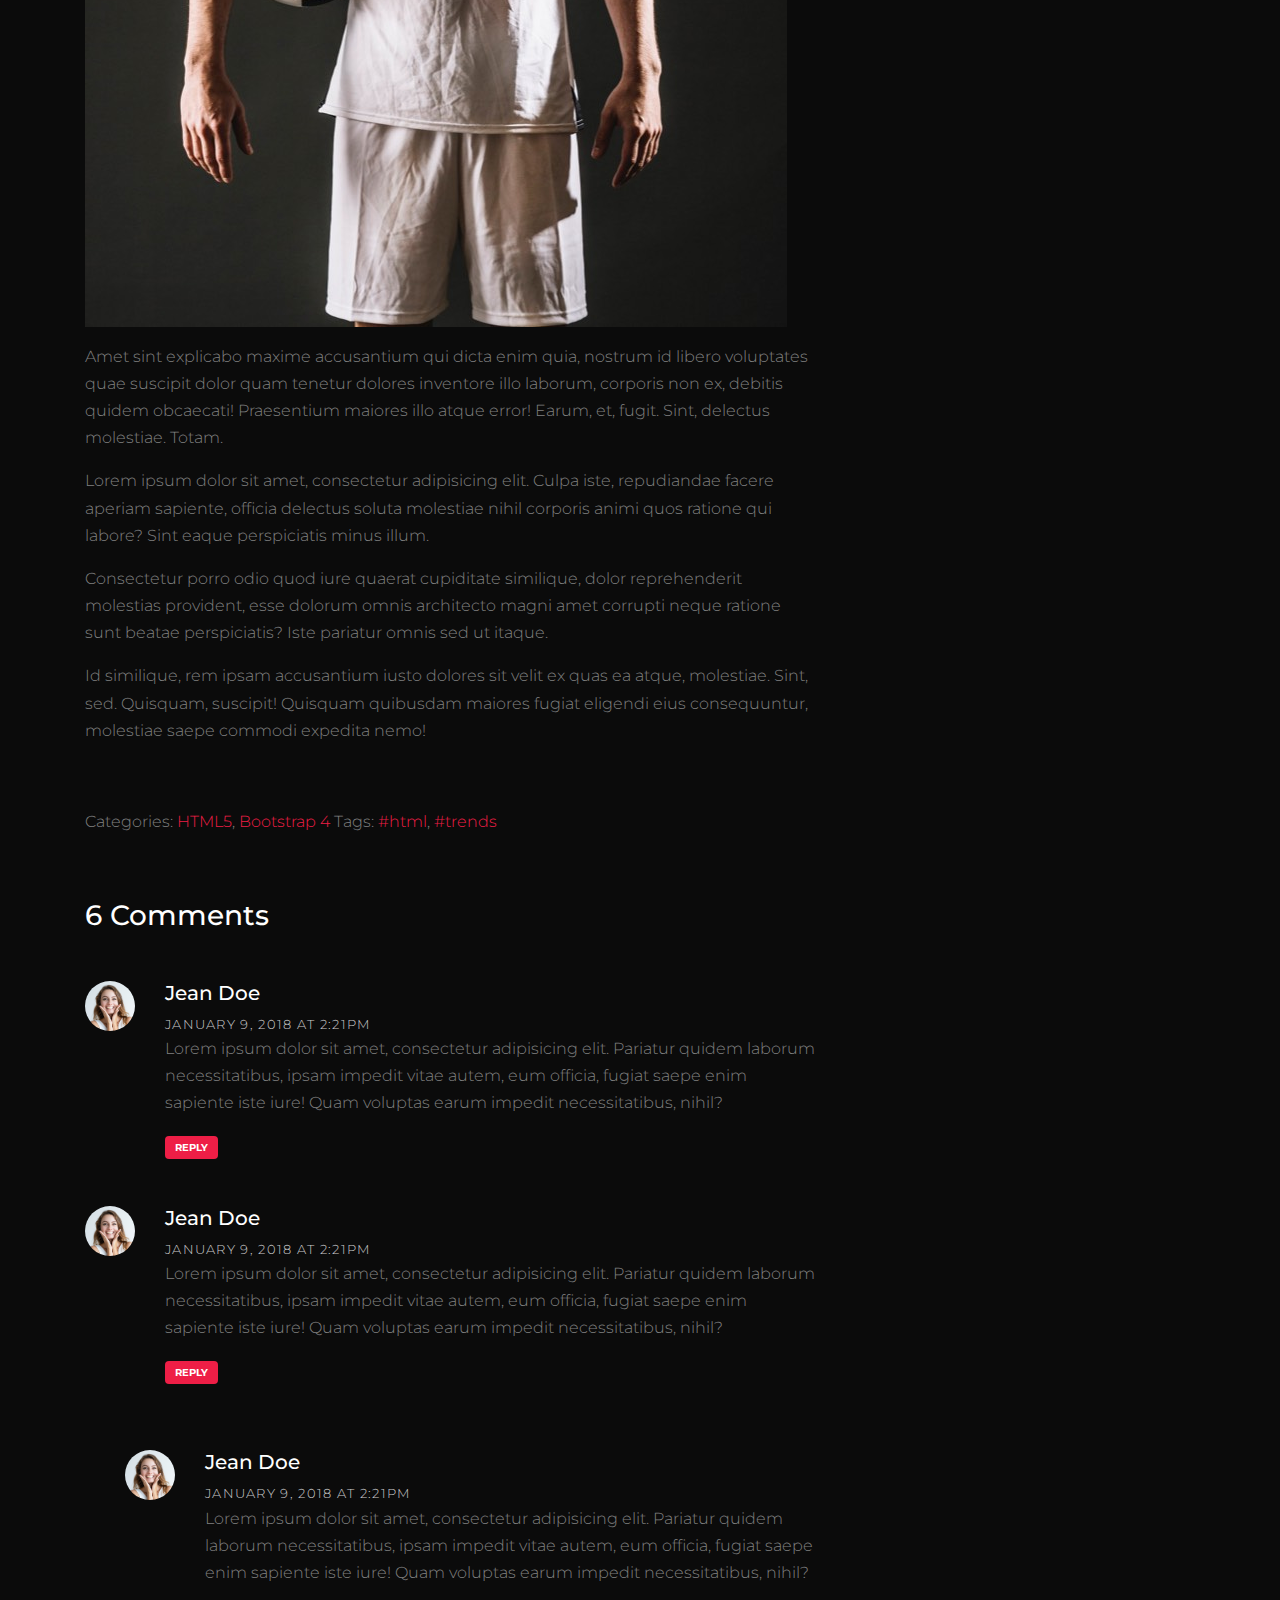
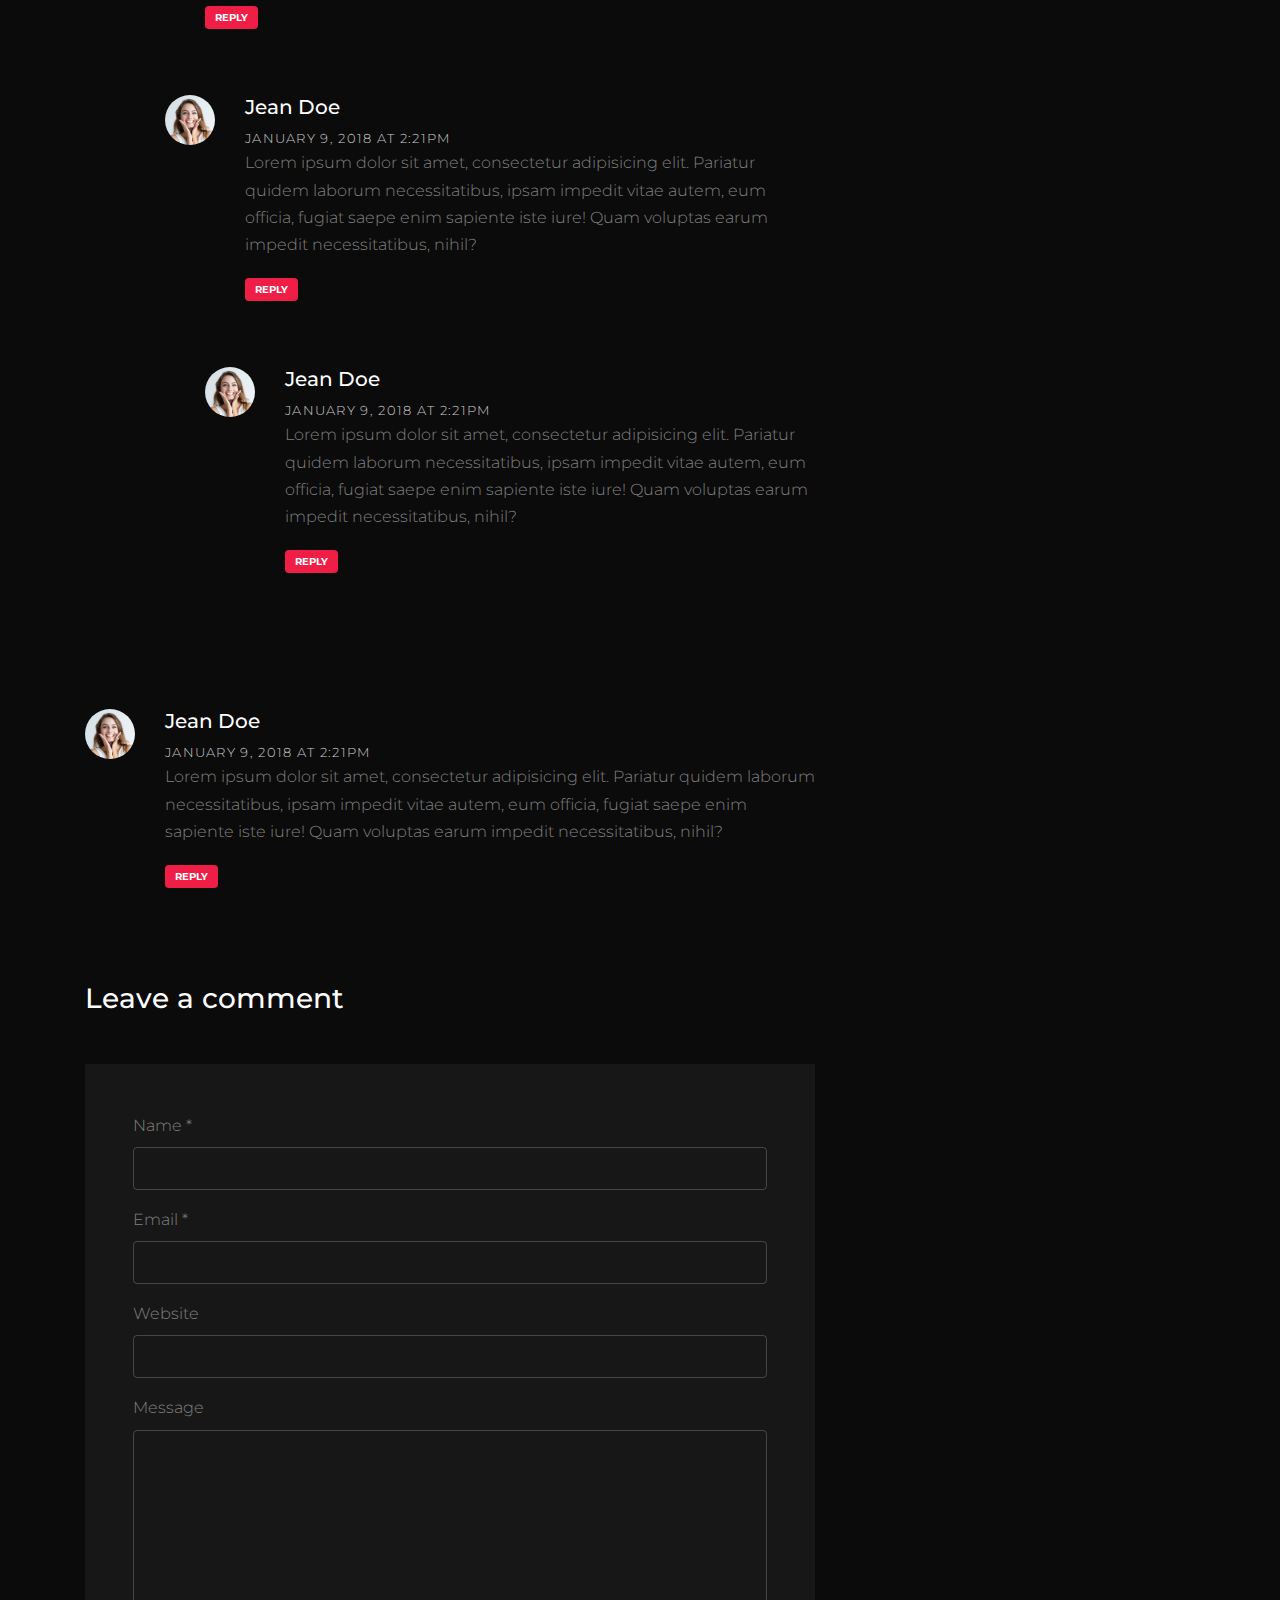
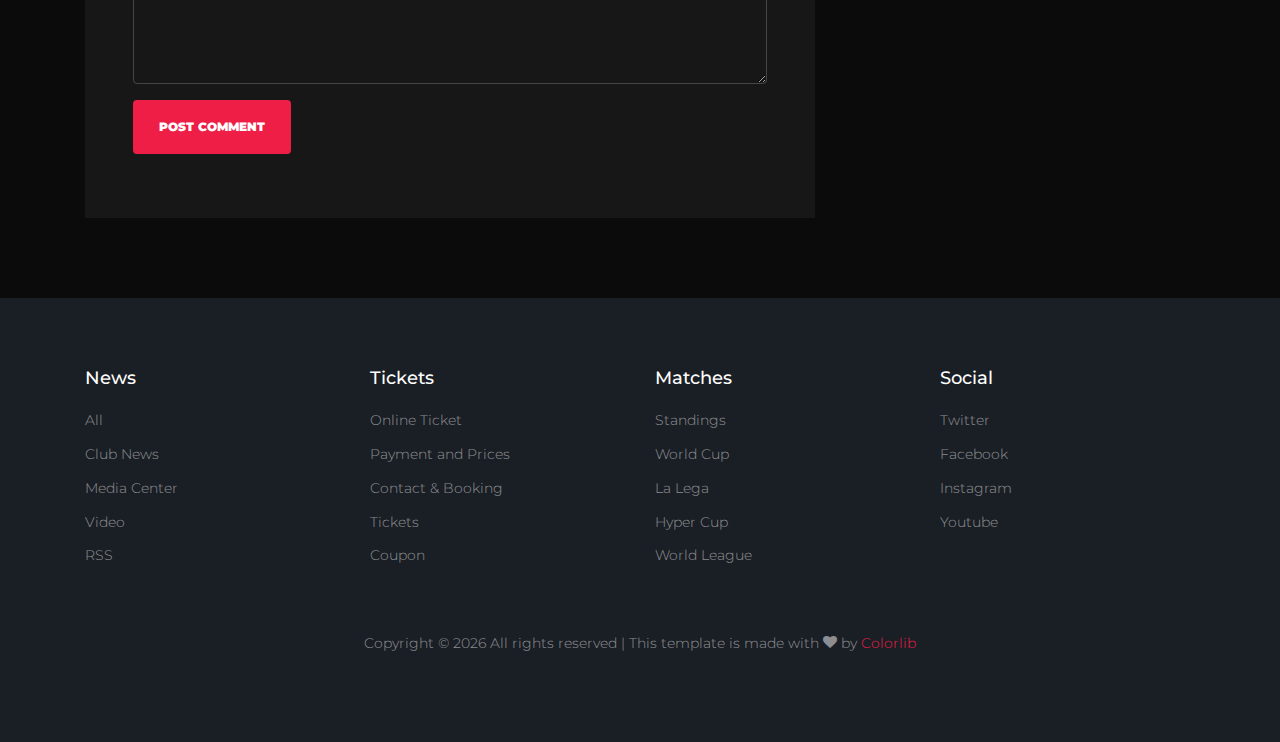
<file: single.html>
<!DOCTYPE html>
<html lang="en">

<head>
  <title>Soccer &mdash; Website by Colorlib</title>
  <meta charset="utf-8">
  <meta name="viewport" content="width=device-width, initial-scale=1, shrink-to-fit=no">


  <link href="https://fonts.googleapis.com/css2?family=Montserrat:wght@400;700&display=swap" rel="stylesheet">

  <link rel="stylesheet" href="fonts/icomoon/style.css">

  <link rel="stylesheet" href="css/bootstrap/bootstrap.css">
  <link rel="stylesheet" href="css/jquery-ui.css">
  <link rel="stylesheet" href="css/owl.carousel.min.css">
  <link rel="stylesheet" href="css/owl.theme.default.min.css">
  <link rel="stylesheet" href="css/owl.theme.default.min.css">

  <link rel="stylesheet" href="css/jquery.fancybox.min.css">

  <link rel="stylesheet" href="css/bootstrap-datepicker.css">

  <link rel="stylesheet" href="fonts/flaticon/font/flaticon.css">

  <link rel="stylesheet" href="css/aos.css">

  <link rel="stylesheet" href="css/style.css">



</head>

<body>

  <div class="site-wrap">

    <div class="site-mobile-menu site-navbar-target">
      <div class="site-mobile-menu-header">
        <div class="site-mobile-menu-close">
          <span class="icon-close2 js-menu-toggle"></span>
        </div>
      </div>
      <div class="site-mobile-menu-body"></div>
    </div>


    <header class="site-navbar py-4" role="banner">

      <div class="container">
        <div class="d-flex align-items-center">
          <div class="site-logo">
            <a href="index.html">
              <img src="images/logo.png" alt="Logo">
            </a>
          </div>
          <div class="ml-auto">
            <nav class="site-navigation position-relative text-right" role="navigation">
              <ul class="site-menu main-menu js-clone-nav mr-auto d-none d-lg-block">
                <li><a href="index.html" class="nav-link">Home</a></li>
                <li><a href="matches.html" class="nav-link">Matches</a></li>
                <li><a href="players.html" class="nav-link">Players</a></li>
                <li class="active"><a href="sponsors.html" class="nav-link">Sponsors</a></li>
                <li><a href="contact.html" class="nav-link">Contact</a></li>
              </ul>
            </nav>

            <a href="#"
              class="d-inline-block d-lg-none site-menu-toggle js-menu-toggle text-black float-right text-white"><span
                class="icon-menu h3 text-white"></span></a>
          </div>
        </div>
      </div>

    </header>

    <div class="hero overlay" style="background-image: url('images/bg_3.jpg');">
      <div class="container">
        <div class="row align-items-center">
          <div class="col-lg-9 mx-auto text-center">
            <h1 class="text-white">Romolu to stay at Real Nadrid?</h1>
            <p><span>May 20, 2020</span> <span class="mx-3">&bullet;</span> <span>by Admin</span></p>
          </div>
        </div>
      </div>
    </div>


    <div class="site-section first-section">
      <div class="container">
        <div class="row">
          <div class="col-md-8 blog-content">
            <p class="lead">Lorem ipsum dolor sit amet, consectetur adipisicing elit. Assumenda nihil aspernatur nemo
              sunt, qui, harum repudiandae quisquam eaque dolore itaque quod tenetur quo quos labore?</p>
            <p>Lorem ipsum dolor sit amet, consectetur adipisicing elit. Quae expedita cumque necessitatibus ducimus
              debitis totam, quasi praesentium eveniet tempore possimus illo esse, facilis? Corrupti possimus quae ipsa
              pariatur cumque, accusantium tenetur voluptatibus incidunt reprehenderit, quidem repellat sapiente, id,
              earum obcaecati.</p>
            <p><img src="images/img_1.jpg" alt="Image" class="img-fluid"></p>

            <blockquote>
              <p>Lorem ipsum dolor sit amet, consectetur adipisicing elit. Provident vero tempora aliquam excepturi
                labore, ad soluta voluptate necessitatibus. Nulla error beatae, quam, facilis suscipit quaerat aperiam
                minima eveniet quis placeat.</p>
            </blockquote>

            <p>Eveniet deleniti accusantium nulla natus nobis nam asperiores ipsa minima laudantium vero cumque
              cupiditate ipsum ratione dicta, expedita quae, officiis provident harum nisi! Esse eligendi ab molestias,
              quod nostrum hic saepe repudiandae non. Suscipit reiciendis tempora ut, saepe temporibus nemo.</p>
            <p>Accusamus, temporibus, ullam. Voluptate consectetur laborum totam sunt culpa repellat, dolore voluptas.
              Quaerat cum ducimus aut distinctio sit, facilis corporis ab vel alias, voluptas aliquam, expedita
              molestias quisquam sequi eligendi nobis ea error omnis consequatur iste deleniti illum, dolorum odit.</p>
            <p>In adipisci corporis at delectus! Cupiditate, voluptas, in architecto odit id error reprehenderit quam
              quibusdam excepturi distinctio dicta laborum deserunt qui labore dignissimos necessitatibus reiciendis
              tenetur corporis quas explicabo exercitationem suscipit. Nisi quo nulla, nihil harum obcaecati vel atque
              quos.</p>
            <p><img src="images/img_2.jpg" alt="Image" class="img-fluid"></p>
            <p>Amet sint explicabo maxime accusantium qui dicta enim quia, nostrum id libero voluptates quae suscipit
              dolor quam tenetur dolores inventore illo laborum, corporis non ex, debitis quidem obcaecati! Praesentium
              maiores illo atque error! Earum, et, fugit. Sint, delectus molestiae. Totam.</p>

            <p>Lorem ipsum dolor sit amet, consectetur adipisicing elit. Culpa iste, repudiandae facere aperiam
              sapiente, officia delectus soluta molestiae nihil corporis animi quos ratione qui labore? Sint eaque
              perspiciatis minus illum.</p>
            <p>Consectetur porro odio quod iure quaerat cupiditate similique, dolor reprehenderit molestias provident,
              esse dolorum omnis architecto magni amet corrupti neque ratione sunt beatae perspiciatis? Iste pariatur
              omnis sed ut itaque.</p>
            <p>Id similique, rem ipsam accusantium iusto dolores sit velit ex quas ea atque, molestiae. Sint, sed.
              Quisquam, suscipit! Quisquam quibusdam maiores fugiat eligendi eius consequuntur, molestiae saepe commodi
              expedita nemo!</p>
            <div class="pt-5">
              <p>Categories: <a href="#">HTML5</a>, <a href="#">Bootstrap 4</a> Tags: <a href="#">#html</a>, <a
                  href="#">#trends</a></p>
            </div>


            <div class="pt-5">
              <h3 class="mb-5 text-white">6 Comments</h3>
              <ul class="comment-list">
                <li class="comment">
                  <div class="vcard bio">
                    <img src="images/person_1.jpg" alt="Image placeholder">
                  </div>
                  <div class="comment-body">
                    <h3>Jean Doe</h3>
                    <div class="meta">January 9, 2018 at 2:21pm</div>
                    <p>Lorem ipsum dolor sit amet, consectetur adipisicing elit. Pariatur quidem laborum necessitatibus,
                      ipsam impedit vitae autem, eum officia, fugiat saepe enim sapiente iste iure! Quam voluptas earum
                      impedit necessitatibus, nihil?</p>
                    <p><a href="#" class="reply">Reply</a></p>
                  </div>
                </li>

                <li class="comment">
                  <div class="vcard bio">
                    <img src="images/person_1.jpg" alt="Image placeholder">
                  </div>
                  <div class="comment-body">
                    <h3>Jean Doe</h3>
                    <div class="meta">January 9, 2018 at 2:21pm</div>
                    <p>Lorem ipsum dolor sit amet, consectetur adipisicing elit. Pariatur quidem laborum necessitatibus,
                      ipsam impedit vitae autem, eum officia, fugiat saepe enim sapiente iste iure! Quam voluptas earum
                      impedit necessitatibus, nihil?</p>
                    <p><a href="#" class="reply">Reply</a></p>
                  </div>

                  <ul class="children">
                    <li class="comment">
                      <div class="vcard bio">
                        <img src="images/person_1.jpg" alt="Image placeholder">
                      </div>
                      <div class="comment-body">
                        <h3>Jean Doe</h3>
                        <div class="meta">January 9, 2018 at 2:21pm</div>
                        <p>Lorem ipsum dolor sit amet, consectetur adipisicing elit. Pariatur quidem laborum
                          necessitatibus, ipsam impedit vitae autem, eum officia, fugiat saepe enim sapiente iste iure!
                          Quam voluptas earum impedit necessitatibus, nihil?</p>
                        <p><a href="#" class="reply">Reply</a></p>
                      </div>


                      <ul class="children">
                        <li class="comment">
                          <div class="vcard bio">
                            <img src="images/person_1.jpg" alt="Image placeholder">
                          </div>
                          <div class="comment-body">
                            <h3>Jean Doe</h3>
                            <div class="meta">January 9, 2018 at 2:21pm</div>
                            <p>Lorem ipsum dolor sit amet, consectetur adipisicing elit. Pariatur quidem laborum
                              necessitatibus, ipsam impedit vitae autem, eum officia, fugiat saepe enim sapiente iste
                              iure! Quam voluptas earum impedit necessitatibus, nihil?</p>
                            <p><a href="#" class="reply">Reply</a></p>
                          </div>

                          <ul class="children">
                            <li class="comment">
                              <div class="vcard bio">
                                <img src="images/person_1.jpg" alt="Image placeholder">
                              </div>
                              <div class="comment-body">
                                <h3>Jean Doe</h3>
                                <div class="meta">January 9, 2018 at 2:21pm</div>
                                <p>Lorem ipsum dolor sit amet, consectetur adipisicing elit. Pariatur quidem laborum
                                  necessitatibus, ipsam impedit vitae autem, eum officia, fugiat saepe enim sapiente
                                  iste iure! Quam voluptas earum impedit necessitatibus, nihil?</p>
                                <p><a href="#" class="reply">Reply</a></p>
                              </div>
                            </li>
                          </ul>
                        </li>
                      </ul>
                    </li>
                  </ul>
                </li>

                <li class="comment">
                  <div class="vcard bio">
                    <img src="images/person_1.jpg" alt="Image placeholder">
                  </div>
                  <div class="comment-body">
                    <h3>Jean Doe</h3>
                    <div class="meta">January 9, 2018 at 2:21pm</div>
                    <p>Lorem ipsum dolor sit amet, consectetur adipisicing elit. Pariatur quidem laborum necessitatibus,
                      ipsam impedit vitae autem, eum officia, fugiat saepe enim sapiente iste iure! Quam voluptas earum
                      impedit necessitatibus, nihil?</p>
                    <p><a href="#" class="reply">Reply</a></p>
                  </div>
                </li>
              </ul>
              <!-- END comment-list -->

              <div class="comment-form-wrap pt-5">
                <h3 class="mb-5">Leave a comment</h3>
                <form action="#" class="p-5 bg-light">
                  <div class="form-group">
                    <label for="name">Name *</label>
                    <input type="text" class="form-control" id="name">
                  </div>
                  <div class="form-group">
                    <label for="email">Email *</label>
                    <input type="email" class="form-control" id="email">
                  </div>
                  <div class="form-group">
                    <label for="website">Website</label>
                    <input type="url" class="form-control" id="website">
                  </div>

                  <div class="form-group">
                    <label for="message">Message</label>
                    <textarea name="" id="message" cols="30" rows="10" class="form-control"></textarea>
                  </div>
                  <div class="form-group">
                    <input type="submit" value="Post Comment" class="btn btn-primary py-3 px-4 text-white">
                  </div>

                </form>
              </div>
            </div>

          </div>
          <div class="col-md-4 sidebar">
            <div class="sidebar-box">
              <form action="#" class="search-form">
                <div class="form-group">
                  <span class="icon fa fa-search"></span>
                  <input type="text" class="form-control" placeholder="Type a keyword and hit enter">
                </div>
              </form>
            </div>
            <div class="sidebar-box">
              <div class="categories">
                <h3 class="text-uppercase">Categories</h3>
                <li><a href="#">Creatives <span>(12)</span></a></li>
                <li><a href="#">News <span>(22)</span></a></li>
                <li><a href="#">Design <span>(37)</span></a></li>
                <li><a href="#">HTML <span>(42)</span></a></li>
                <li><a href="#">Web Development <span>(14)</span></a></li>
              </div>
            </div>
            <div class="sidebar-box">
              <img src="images/person_1.jpg" alt="Image placeholder" class="img-fluid mb-4">
              <h3 class="text-uppercase">About The Author</h3>
              <p>Lorem ipsum dolor sit amet, consectetur adipisicing elit. Ducimus itaque, autem necessitatibus
                voluptate quod mollitia delectus aut, sunt placeat nam vero culpa sapiente consectetur similique,
                inventore eos fugit cupiditate numquam!</p>
              <p><a href="#" class="btn btn-primary text-white">Read More</a></p>
            </div>

            <div class="sidebar-box">
              <h3 class="text-uppercase">Paragraph</h3>
              <p>Lorem ipsum dolor sit amet, consectetur adipisicing elit. Ducimus itaque, autem necessitatibus
                voluptate quod mollitia delectus aut, sunt placeat nam vero culpa sapiente consectetur similique,
                inventore eos fugit cupiditate numquam!</p>
            </div>
          </div>
        </div>
      </div>
    </div>


    <footer class="footer-section">
      <div class="container">
        <div class="row">
          <div class="col-lg-3">
            <div class="widget mb-3">
              <h3>News</h3>
              <ul class="list-unstyled links">
                <li><a href="#">All</a></li>
                <li><a href="#">Club News</a></li>
                <li><a href="#">Media Center</a></li>
                <li><a href="#">Video</a></li>
                <li><a href="#">RSS</a></li>
              </ul>
            </div>
          </div>
          <div class="col-lg-3">
            <div class="widget mb-3">
              <h3>Tickets</h3>
              <ul class="list-unstyled links">
                <li><a href="#">Online Ticket</a></li>
                <li><a href="#">Payment and Prices</a></li>
                <li><a href="#">Contact &amp; Booking</a></li>
                <li><a href="#">Tickets</a></li>
                <li><a href="#">Coupon</a></li>
              </ul>
            </div>
          </div>
          <div class="col-lg-3">
            <div class="widget mb-3">
              <h3>Matches</h3>
              <ul class="list-unstyled links">
                <li><a href="#">Standings</a></li>
                <li><a href="#">World Cup</a></li>
                <li><a href="#">La Lega</a></li>
                <li><a href="#">Hyper Cup</a></li>
                <li><a href="#">World League</a></li>
              </ul>
            </div>
          </div>

          <div class="col-lg-3">
            <div class="widget mb-3">
              <h3>Social</h3>
              <ul class="list-unstyled links">
                <li><a href="#">Twitter</a></li>
                <li><a href="#">Facebook</a></li>
                <li><a href="#">Instagram</a></li>
                <li><a href="#">Youtube</a></li>
              </ul>
            </div>
          </div>

        </div>

        <div class="row text-center">
          <div class="col-md-12">
            <div class=" pt-5">
              <p>
                <!-- Link back to Colorlib can't be removed. Template is licensed under CC BY 3.0. -->
                Copyright &copy;
                <script>
                  document.write(new Date().getFullYear());
                </script> All rights reserved | This template is made with <i class="icon-heart"
                  aria-hidden="true"></i> by <a href="https://colorlib.com" target="_blank">Colorlib</a>
                <!-- Link back to Colorlib can't be removed. Template is licensed under CC BY 3.0. -->
              </p>
            </div>
          </div>

        </div>
      </div>
    </footer>



  </div>
  <!-- .site-wrap -->

  <script src="js/jquery-3.3.1.min.js"></script>
  <script src="js/jquery-migrate-3.0.1.min.js"></script>
  <script src="js/jquery-ui.js"></script>
  <script src="js/popper.min.js"></script>
  <script src="js/bootstrap.min.js"></script>
  <script src="js/owl.carousel.min.js"></script>
  <script src="js/jquery.stellar.min.js"></script>
  <script src="js/jquery.countdown.min.js"></script>
  <script src="js/bootstrap-datepicker.min.js"></script>
  <script src="js/jquery.easing.1.3.js"></script>
  <script src="js/aos.js"></script>
  <script src="js/jquery.fancybox.min.js"></script>
  <script src="js/jquery.sticky.js"></script>
  <script src="js/jquery.mb.YTPlayer.min.js"></script>


  <script src="js/main.js"></script>

</body>

</html>
</file>
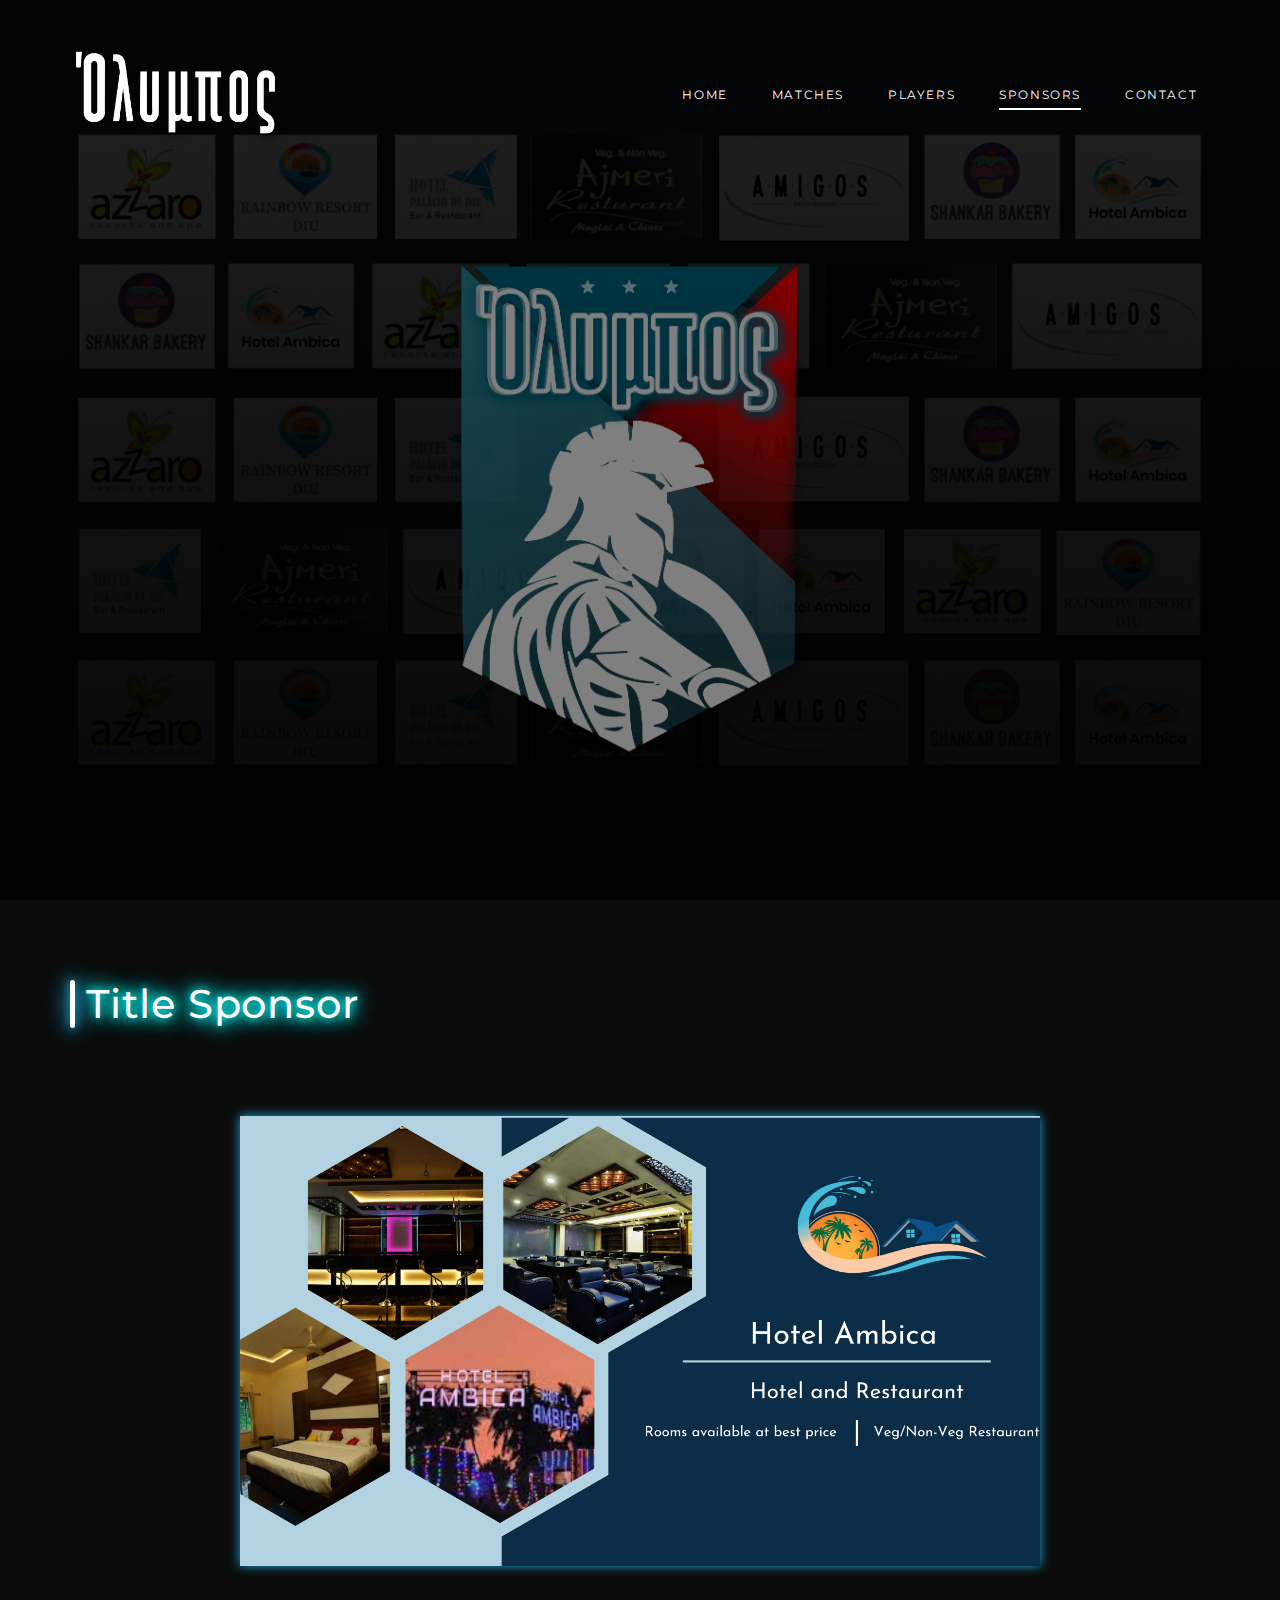
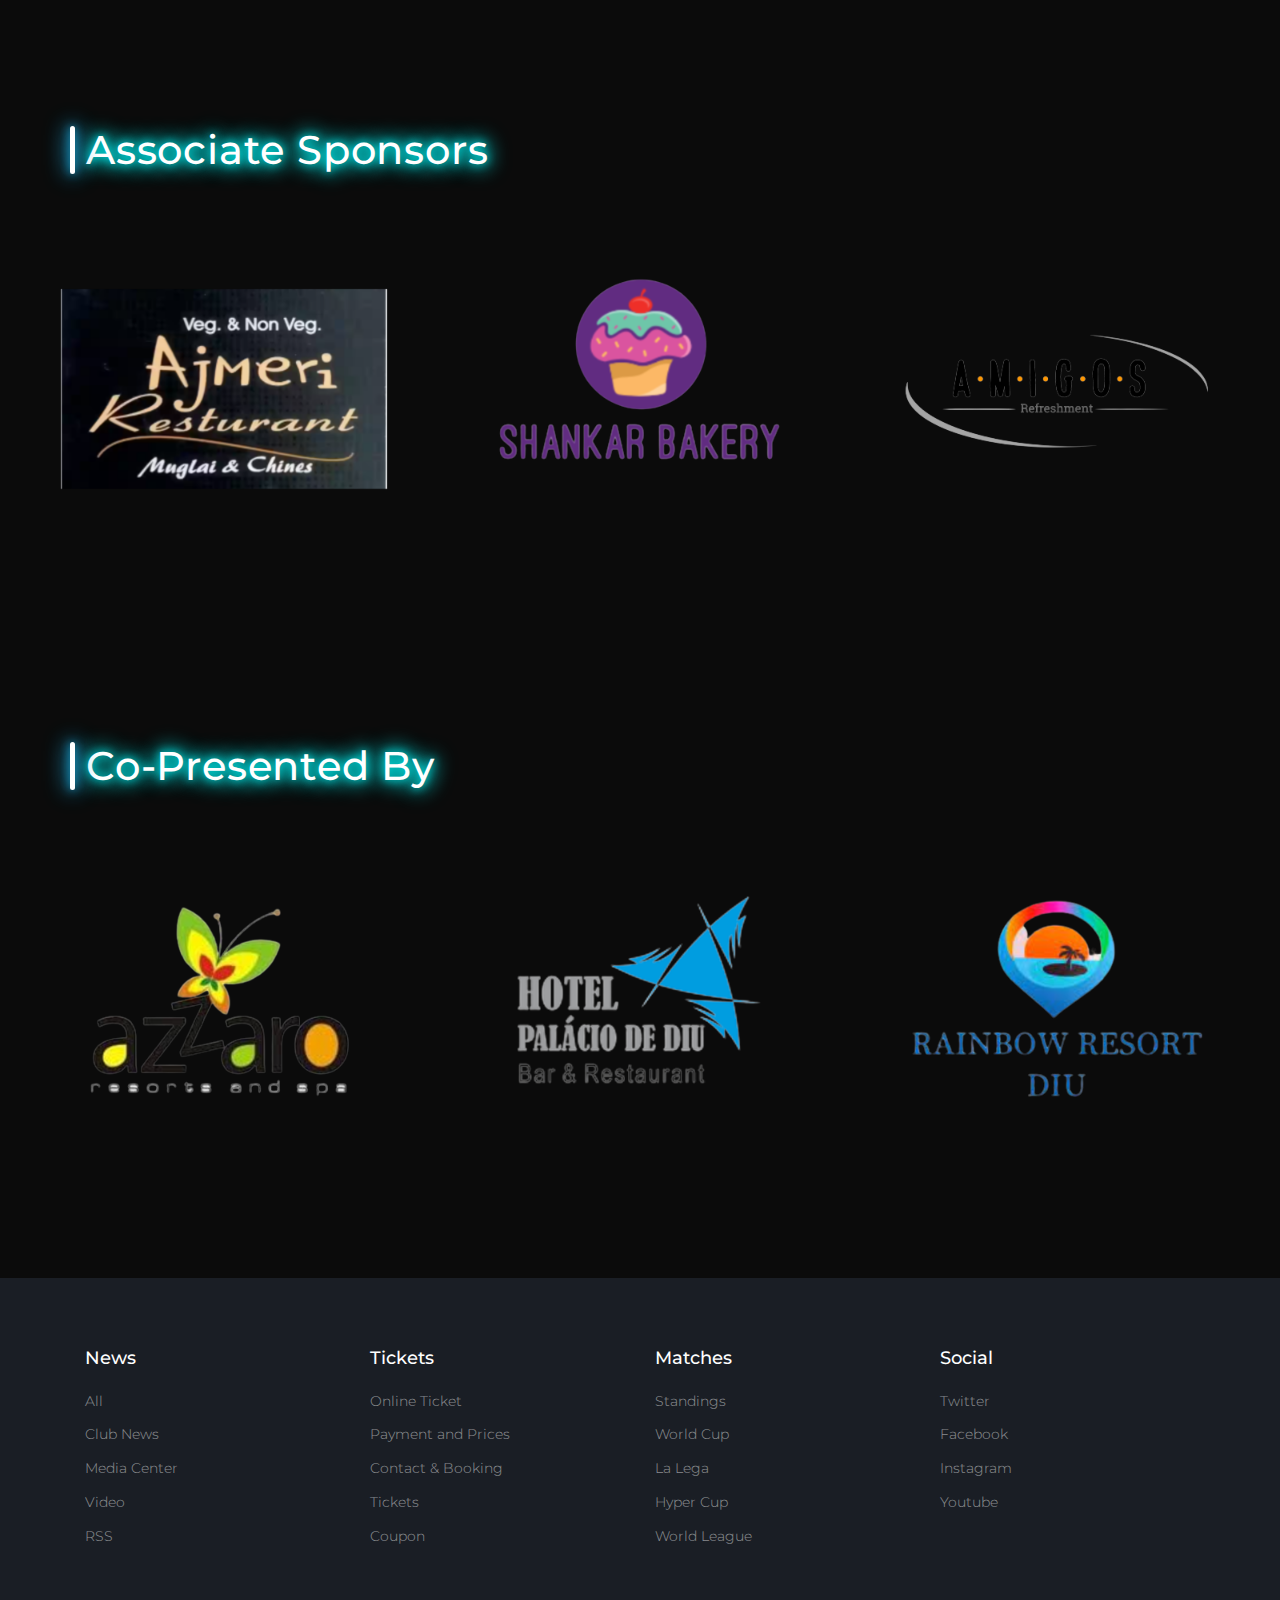
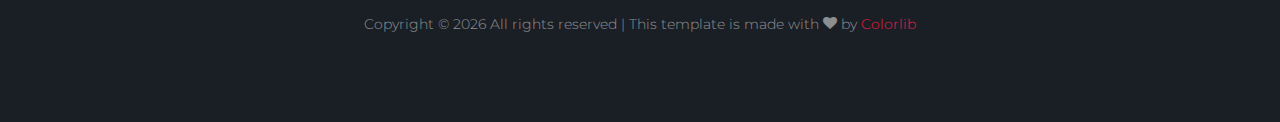
<file: sponsors.html>
<!DOCTYPE html>
<html lang="en">

<head>
  <title>Olympus &mdash; Website by Colorlib</title>
  <meta charset="utf-8">
  <meta name="viewport" content="width=device-width, initial-scale=1, shrink-to-fit=no">


  <link href="https://fonts.googleapis.com/css2?family=Montserrat:wght@400;700&display=swap" rel="stylesheet">



  <link rel="stylesheet" href="fonts/icomoon/style.css">

  <link rel="stylesheet" href="css/bootstrap/bootstrap.css">
  <link rel="stylesheet" href="css/jquery-ui.css">
  <link rel="stylesheet" href="css/owl.carousel.min.css">
  <link rel="stylesheet" href="css/owl.theme.default.min.css">
  <link rel="stylesheet" href="css/owl.theme.default.min.css">

  <link rel="stylesheet" href="css/jquery.fancybox.min.css">

  <link rel="stylesheet" href="css/bootstrap-datepicker.css">

  <link rel="stylesheet" href="fonts/flaticon/font/flaticon.css">

  <link rel="stylesheet" href="css/aos.css">

  <link rel="stylesheet" href="css/style.css">



</head>

<body>

  <div class="site-wrap">

    <div class="site-mobile-menu site-navbar-target">
      <div class="site-mobile-menu-header">
        <div class="site-mobile-menu-close">
          <span class="icon-close2 js-menu-toggle"></span>
        </div>
      </div>
      <div class="site-mobile-menu-body"></div>
    </div>


    <header class="site-navbar" role="banner">

      <div class="container">
        <div class="d-flex align-items-center" style="margin: -2%;">
          <div class="nav-logo">
            <img src="images/logo.png" style="width: 18vw; height: 26vh;">
          </div>
          <!-- <div class="site-logo">
            <a href="index.html">

          </div> -->
          <div class="ml-auto">
            <nav class="site-navigation position-relative text-right" role="navigation">
              <ul class="site-menu main-menu js-clone-nav mr-auto d-none d-lg-block">
                <li><a href="index.html" class="nav-link">Home</a></li>
                <li><a href="matches.html" class="nav-link">Matches</a></li>
                <li><a href="players.html" class="nav-link">Players</a></li>
                <li class="active"><a href="sponsors.html" class="nav-link">Sponsors</a></li>
                <li><a href="contact.html" class="nav-link">Contact</a></li>
              </ul>
            </nav>

            <a href="#"
              class="d-inline-block d-lg-none site-menu-toggle js-menu-toggle text-black float-right text-white"><span
                class="icon-menu h3 text-white"></span></a>
          </div>
        </div>
      </div>

    </header>


    <div class="hero overlay" style="background-image: url('images/sponsor.png');">
    </div>



    <div class="container site-section title-sponsor">
      
      <div class="neon">
        <h1 class="heading">Title Sponsor</h1>
        <div class="bar"></div>
      </div>
      
      <div class="box-sponsor">
        <img class="ambi" src="images/ambi.jpg" alt="">
      </div>
      
      
    </div>

    <div class="container site-section">
      <div class="neon">
        <h1 class="heading">Associate Sponsors</h1>
        <div class="bar"></div>
      </div>
      
      <div class="box-sponsor">
        <div class="spo"><img src="images/ajmeri.png" alt=""></div>
        <div class="spo"><img src="images/shankar.png" alt=""></div>
        <div class="spo"><img src="images/amigoa.png" alt=""></div>

      </div>
    </div>

    <div class="container site-section">
      <div class="neon">
        <h1 class="heading">Co-Presented By</h1>
        <div class="bar"></div>
      </div>
      
      <div class="box-sponsor">
        <div class="spo"><img src="images/azzaro.png" alt=""></div>
        <div class="spo"><img src="images/palacio.png" alt=""></div>
        <div class="spo"><img src="images/rainbow.png" alt=""></div>

      </div>
    </div>


<footer class="footer-section">
      <div class="container">
        <div class="row">
          <div class="col-lg-3">
            <div class="widget mb-3">
              <h3>News</h3>
              <ul class="list-unstyled links">
                <li><a href="#">All</a></li>
                <li><a href="#">Club News</a></li>
                <li><a href="#">Media Center</a></li>
                <li><a href="#">Video</a></li>
                <li><a href="#">RSS</a></li>
              </ul>
            </div>
          </div>
          <div class="col-lg-3">
            <div class="widget mb-3">
              <h3>Tickets</h3>
              <ul class="list-unstyled links">
                <li><a href="#">Online Ticket</a></li>
                <li><a href="#">Payment and Prices</a></li>
                <li><a href="#">Contact &amp; Booking</a></li>
                <li><a href="#">Tickets</a></li>
                <li><a href="#">Coupon</a></li>
              </ul>
            </div>
          </div>
          <div class="col-lg-3">
            <div class="widget mb-3">
              <h3>Matches</h3>
              <ul class="list-unstyled links">
                <li><a href="#">Standings</a></li>
                <li><a href="#">World Cup</a></li>
                <li><a href="#">La Lega</a></li>
                <li><a href="#">Hyper Cup</a></li>
                <li><a href="#">World League</a></li>
              </ul>
            </div>
          </div>

          <div class="col-lg-3">
            <div class="widget mb-3">
              <h3>Social</h3>
              <ul class="list-unstyled links">
                <li><a href="#">Twitter</a></li>
                <li><a href="#">Facebook</a></li>
                <li><a href="#">Instagram</a></li>
                <li><a href="#">Youtube</a></li>
              </ul>
            </div>
          </div>

        </div>

        <div class="row text-center">
          <div class="col-md-12">
            <div class=" pt-5">
              <p>
                <!-- Link back to Colorlib can't be removed. Template is licensed under CC BY 3.0. -->
                Copyright &copy;
                <script>
                  document.write(new Date().getFullYear());
                </script> All rights reserved | This template is made with <i class="icon-heart"
                  aria-hidden="true"></i> by <a href="https://colorlib.com" target="_blank">Colorlib</a>
                <!-- Link back to Colorlib can't be removed. Template is licensed under CC BY 3.0. -->
              </p>
            </div>
          </div>

        </div>
      </div>
    </footer>



  </div>
  <!-- .site-wrap -->

  <script src="js/jquery-3.3.1.min.js"></script>
  <script src="js/jquery-migrate-3.0.1.min.js"></script>
  <script src="js/jquery-ui.js"></script>
  <script src="js/popper.min.js"></script>
  <script src="js/bootstrap.min.js"></script>
  <script src="js/owl.carousel.min.js"></script>
  <script src="js/jquery.stellar.min.js"></script>
  <script src="js/jquery.countdown.min.js"></script>
  <script src="js/bootstrap-datepicker.min.js"></script>
  <script src="js/jquery.easing.1.3.js"></script>
  <script src="js/aos.js"></script>
  <script src="js/jquery.fancybox.min.js"></script>
  <script src="js/jquery.sticky.js"></script>
  <script src="js/jquery.mb.YTPlayer.min.js"></script>


  <script src="js/main.js"></script>

</body>

</html>
</file>
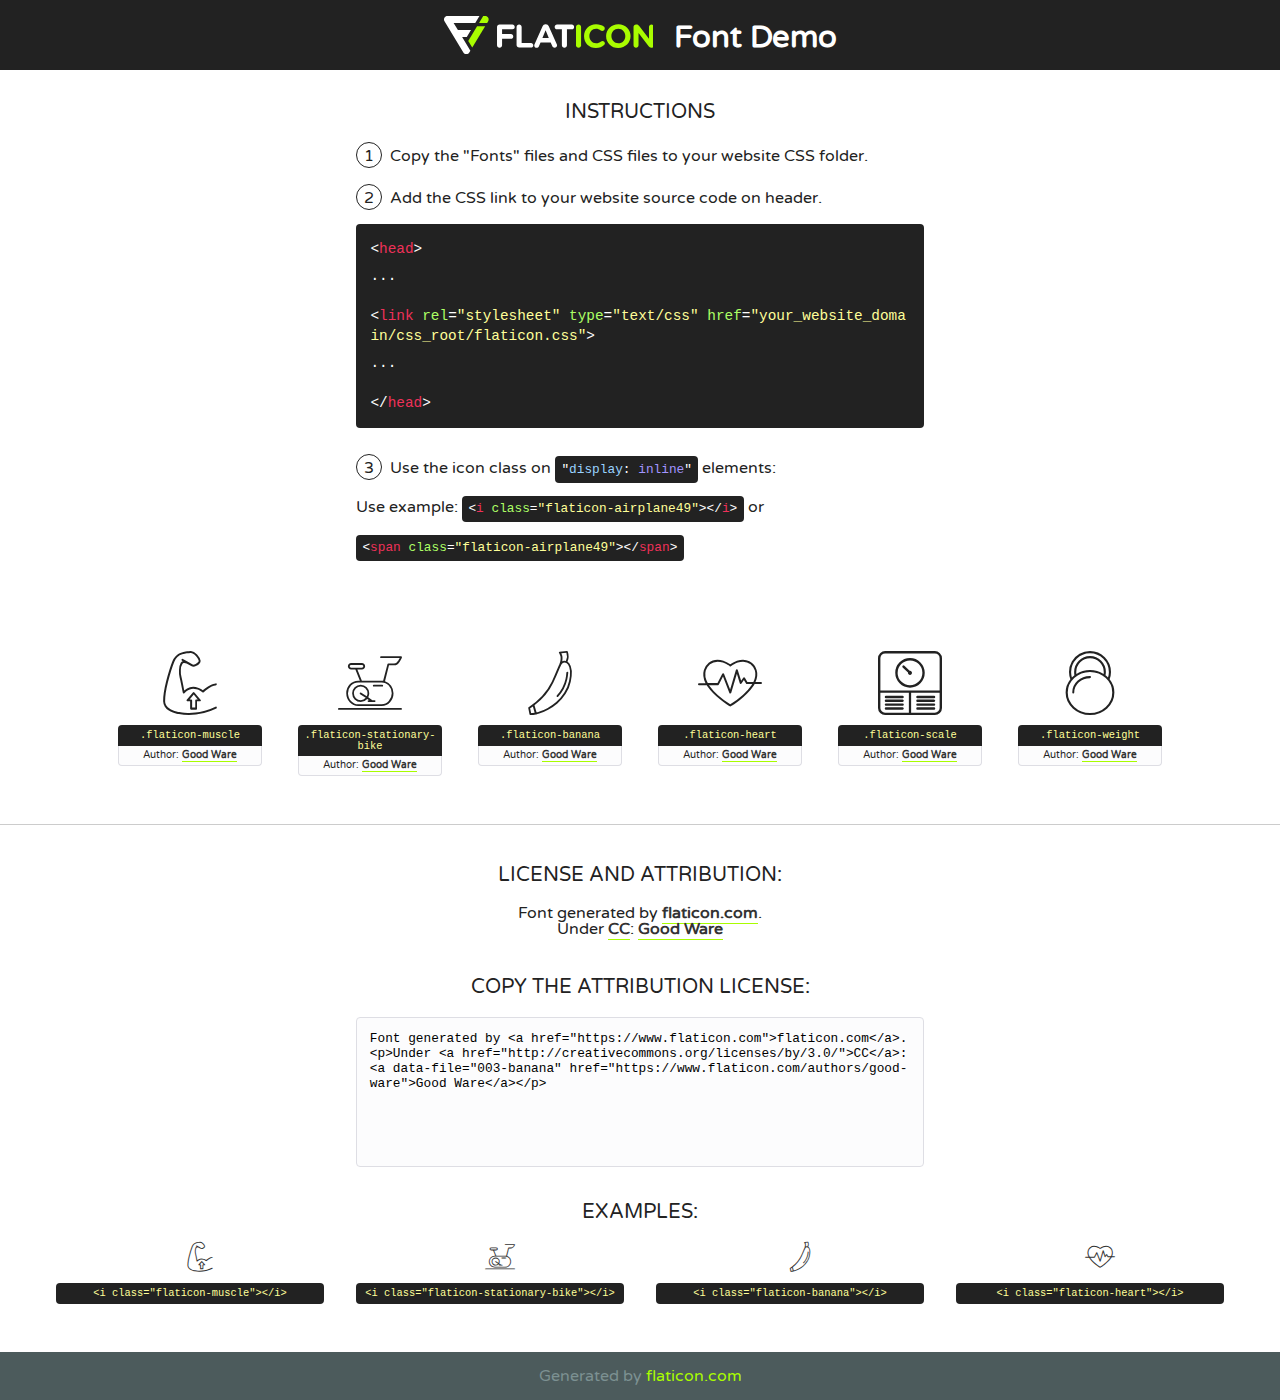
<file: fonts/flaticon/font/flaticon.html>
<!DOCTYPE html>
<!--
  Flaticon icon font: Flaticon
  Creation date: 03/06/2019 10:47
-->
<html>
<!DOCTYPE html>
<html>

<head>
    <title>Flaticon WebFont</title>
    <link href="http://fonts.googleapis.com/css?family=Varela+Round" rel="stylesheet" type="text/css" />
    <link rel="stylesheet" type="text/css" href="flaticon.css">
    <meta charset="UTF-8">
    <style>
    html, body, div, span, applet, object, iframe,
    h1, h2, h3, h4, h5, h6, p, blockquote, pre,
    a, abbr, acronym, address, big, cite, code,
    del, dfn, em, img, ins, kbd, q, s, samp,
    small, strike, strong, sub, sup, tt, var,
    b, u, i, center,
    dl, dt, dd, ol, ul, li,
    fieldset, form, label, legend,
    table, caption, tbody, tfoot, thead, tr, th, td,
    article, aside, canvas, details, embed, 
    figure, figcaption, footer, header, hgroup, 
    menu, nav, output, ruby, section, summary,
    time, mark, audio, video {
        margin: 0;
        padding: 0;
        border: 0;
        font-size: 100%;
        font: inherit;
        vertical-align: baseline;
    }
    /* HTML5 display-role reset for older browsers */
    article, aside, details, figcaption, figure, 
    footer, header, hgroup, menu, nav, section {
        display: block;
    }
    body {
        line-height: 1;
    }
    ol, ul {
        list-style: none;
    }
    blockquote, q {
        quotes: none;
    }
    blockquote:before, blockquote:after,
    q:before, q:after {
        content: '';
        content: none;
    }
    table {
        border-collapse: collapse;
        border-spacing: 0;
    }
    body {
        font-family: 'Varela Round', Helvetica, Arial, sans-serif;
        font-size: 16px;
        color: #222;
    }
    a {
        color: #333;
        border-bottom: 1px solid #a9fd00;
        font-weight: bold;
        text-decoration: none;
    }
    * {
        -moz-box-sizing: border-box;
        -webkit-box-sizing: border-box;
        box-sizing: border-box;
        margin: 0;
        padding: 0;
    }
    [class^="flaticon-"]:before, [class*=" flaticon-"]:before, [class^="flaticon-"]:after, [class*=" flaticon-"]:after {
        font-family: Flaticon;
        font-size: 30px;
        font-style: normal;
        margin-left: 20px;
        color: #333;
    }
    .wrapper {
        max-width: 600px;
        margin: auto;
        padding: 0 1em;
    }
    .title {
        font-size: 1.25em;
        text-align: center;
        margin-bottom: 1em;
        text-transform: uppercase;
    }
    header {
        text-align: center;
        background-color: #222;
        color: #fff;
        padding: 1em;
    }
    header .logo {
        width: 210px;
        height: 38px;
        display: inline-block;
        vertical-align: middle;
        margin-right: 1em;
        border: none;
    }
    header strong {
        font-size: 1.95em;
        font-weight: bold;
        vertical-align: middle;
        margin-top: 5px;
        display: inline-block;
    }
    .demo {
        margin: 2em auto;
        line-height: 1.25em;
    }
    .demo ul li {
        margin-bottom: 1em;
    }
    .demo ul li .num {
        color: #222;
        border-radius: 20px;
        display: inline-block;
        width: 26px;
        padding: 3px;
        height: 26px;
        text-align: center;
        margin-right: 0.5em;
        border: 1px solid #222;
    }
    .demo ul li code {
        background-color: #222;
        border-radius: 4px;
        padding: 0.25em 0.5em;
        display: inline-block;
        color: #fff;
        font-family: Consolas,Monaco,Lucida Console,Liberation Mono,DejaVu Sans Mono,Bitstream Vera Sans Mono,Courier New, monospace;
        font-weight: lighter;
        margin-top: 1em;
        font-size: 0.8em;
        word-break: break-all;
    }
    .demo ul li code.big {
        padding: 1em;
        font-size: 0.9em;
    }
    .demo ul li code .red {
        color: #EF3159;
    }
    .demo ul li code .green {
        color: #ACFF65;
    }
    .demo ul li code .yellow {
        color: #FFFF99;
    }
    .demo ul li code .blue {
        color: #99D3FF;
    }
    .demo ul li code .purple {
        color: #A295FF;
    }
    .demo ul li code .dots {
        margin-top: 0.5em;
        display: block;
    }
    #glyphs {
        border-bottom: 1px solid #ccc;
        padding: 2em 0;
        text-align: center;
    }
    .glyph {
        display: inline-block;
        width: 9em;
        margin: 1em;
        text-align: center;
        vertical-align: top;
        background: #FFF;
    }
    .glyph .glyph-icon {
        padding: 10px;
        display: block;
        font-family:"Flaticon";
        font-size: 64px;
        line-height: 1;
    }
    .glyph .glyph-icon:before {
        font-size: 64px;
        color: #222;
        margin-left: 0;
    }
    .class-name {
        font-size: 0.65em;
        background-color: #222;
        color: #fff;
        border-radius: 4px 4px 0 0;
        padding: 0.5em;
        color: #FFFF99;
        font-family: Consolas,Monaco,Lucida Console,Liberation Mono,DejaVu Sans Mono,Bitstream Vera Sans Mono,Courier New, monospace;
    }
    .author-name {
        font-size: 0.6em;
        background-color: #fcfcfd;
        border: 1px solid #DEDEE4;
        border-top: 0;
        border-radius: 0 0 4px 4px;
        padding: 0.5em;
    }
    .class-name:last-child {
        font-size: 10px;
        color:#888;
    }
    .class-name:last-child a {
        font-size: 10px;
        color:#555;
    }
    .class-name:last-child a:hover {
        color:#a9fd00;
    }
    .glyph > input {
        display: block;
        width: 100px;
        margin: 5px auto;
        text-align: center;
        font-size: 12px;
        cursor: text;
    }
    .glyph > input.icon-input {
        font-family:"Flaticon";
        font-size: 16px;
        margin-bottom: 10px;
    }
    .attribution .title {
        margin-top: 2em;
    }
    .attribution textarea {
        background-color: #fcfcfd;
        padding: 1em;
        border: none;
        box-shadow: none;
        border: 1px solid #DEDEE4;
        border-radius: 4px;
        resize: none;
        width: 100%;
        height: 150px;
        font-size: 0.8em;
        font-family: Consolas,Monaco,Lucida Console,Liberation Mono,DejaVu Sans Mono,Bitstream Vera Sans Mono,Courier New, monospace;
        -webkit-appearance: none;
    }
    .iconsuse {
        margin: 2em auto;
        text-align: center;
        max-width: 1200px;
    }
    .iconsuse:after {
        content: '';
        display: table;
        clear: both;
    }
    .iconsuse .image {
        float: left;
        width: 25%;
        padding: 0 1em;
    }
    .iconsuse .image p {
        margin-bottom: 1em;
    }
    .iconsuse .image span {
        display: block;
        font-size: 0.65em;
        background-color: #222;
        color: #fff;
        border-radius: 4px;
        padding: 0.5em;
        color: #FFFF99;
        margin-top: 1em;
        font-family: Consolas,Monaco,Lucida Console,Liberation Mono,DejaVu Sans Mono,Bitstream Vera Sans Mono,Courier New, monospace;
    }
    #footer {
        text-align: center;
        background-color: #4C5B5C;
        color: #7c9192;
        padding: 1em;
    }
    #footer a {
        border: none;
        color: #a9fd00;
        font-weight: normal;
    }
    @media (max-width: 960px) {
        .iconsuse .image {
            width: 50%;
        }
    }
    @media (max-width: 560px) {
        .iconsuse .image {
            width: 100%;
        }
    }
    </style>
</head>

<body class="characters-off">

    <header>
        <a href="https://www.flaticon.com" target="_blank" class="logo">
            <svg version="1.1" xmlns="http://www.w3.org/2000/svg" xmlns:xlink="http://www.w3.org/1999/xlink" xmlns:a="http://ns.adobe.com/AdobeSVGViewerExtensions/3.0/" viewBox="0 0 560.875 102.036" enable-background="new 0 0 560.875 102.036" xml:space="preserve">
                <defs>
                </defs>
                <g>
                    <g class="letters">
                        <path fill="#ffffff" d="M141.596,29.675c0-3.777,2.985-6.767,6.764-6.767h34.438c3.426,0,6.15,2.728,6.15,6.15
                        c0,3.43-2.724,6.149-6.15,6.149h-27.674v13.091h23.719c3.429,0,6.151,2.724,6.151,6.15c0,3.43-2.723,6.149-6.151,6.149h-23.719
                        v17.574c0,3.773-2.986,6.761-6.764,6.761c-3.779,0-6.764-2.989-6.764-6.761V29.675z"></path>
                        <path fill="#ffffff" d="M193.844,29.149c0-3.781,2.985-6.767,6.764-6.767c3.776,0,6.763,2.985,6.763,6.767v42.957h25.039
                        c3.426,0,6.149,2.726,6.149,6.153c0,3.425-2.723,6.15-6.149,6.15h-31.802c-3.779,0-6.764-2.986-6.764-6.768V29.149z"></path>
                        <path fill="#ffffff" d="M241.891,75.71l21.438-48.407c1.492-3.341,4.215-5.357,7.906-5.357h0.792
                        c3.686,0,6.323,2.017,7.815,5.357l21.439,48.407c0.436,0.967,0.701,1.845,0.701,2.723c0,3.602-2.809,6.501-6.414,6.501
                        c-3.161,0-5.269-1.845-6.499-4.655l-4.132-9.661h-27.059l-4.301,10.102c-1.144,2.631-3.426,4.214-6.237,4.214
                        c-3.517,0-6.24-2.81-6.24-6.325C241.1,77.64,241.451,76.677,241.891,75.71z M279.932,58.666l-8.521-20.297l-8.526,20.297H279.932
                        z"></path>
                        <path fill="#ffffff" d="M314.864,35.387H301.86c-3.429,0-6.239-2.813-6.239-6.238c0-3.429,2.811-6.24,6.239-6.24h39.533
                        c3.426,0,6.237,2.811,6.237,6.24c0,3.425-2.811,6.238-6.237,6.238h-13.001v42.785c0,3.773-2.99,6.761-6.764,6.761
                        c-3.779,0-6.764-2.989-6.764-6.761V35.387z"></path>
                        <path fill="#A9FD00" d="M352.615,29.149c0-3.781,2.985-6.767,6.767-6.767c3.774,0,6.761,2.985,6.761,6.767v49.024
                        c0,3.773-2.987,6.761-6.761,6.761c-3.781,0-6.767-2.989-6.767-6.761V29.149z"></path>
                        <path fill="#A9FD00" d="M374.132,53.836v-0.179c0-17.481,13.178-31.801,32.065-31.801c9.22,0,15.459,2.458,20.557,6.238
                        c1.402,1.054,2.637,2.985,2.637,5.357c0,3.692-2.985,6.59-6.681,6.59c-1.845,0-3.071-0.702-4.044-1.319
                        c-3.776-2.813-7.729-4.393-12.562-4.393c-10.364,0-17.831,8.611-17.831,19.154v0.173c0,10.542,7.291,19.329,17.831,19.329
                        c5.715,0,9.492-1.756,13.359-4.834c1.049-0.874,2.458-1.491,4.039-1.491c3.429,0,6.325,2.813,6.325,6.236
                        c0,2.106-1.056,3.78-2.282,4.834c-5.539,4.834-12.036,7.733-21.878,7.733C387.572,85.464,374.132,71.493,374.132,53.836z"></path>
                        <path fill="#A9FD00" d="M433.009,53.836v-0.179c0-17.481,13.79-31.801,32.766-31.801c18.981,0,32.592,14.143,32.592,31.628v0.173
                        c0,17.483-13.785,31.807-32.769,31.807C446.625,85.464,433.009,71.32,433.009,53.836z M484.224,53.836v-0.179
                        c0-10.539-7.725-19.326-18.626-19.326c-10.893,0-18.449,8.611-18.449,19.154v0.173c0,10.542,7.73,19.329,18.626,19.329
                        C476.676,72.986,484.224,64.378,484.224,53.836z"></path>
                        <path fill="#A9FD00" d="M506.233,29.321c0-3.774,2.99-6.763,6.767-6.763h1.401c3.252,0,5.183,1.583,7.029,3.953l26.093,34.265
                        V29.059c0-3.692,2.99-6.677,6.681-6.677c3.683,0,6.671,2.985,6.671,6.677v48.934c0,3.78-2.987,6.765-6.764,6.765h-0.436
                        c-3.257,0-5.188-1.581-7.034-3.953l-27.056-35.492v32.944c0,3.687-2.985,6.676-6.678,6.676c-3.683,0-6.673-2.989-6.673-6.676
                        V29.321z"></path>
                    </g>
                    <g class="insignia">
                        <path fill="#ffffff" d="M48.372,56.137h12.517l11.156-18.537H37.186L25.688,18.539h57.825L94.668,0H9.271
                        C5.925,0,2.842,1.801,1.198,4.716c-1.644,2.907-1.593,6.482,0.134,9.343l50.38,83.501c1.678,2.781,4.689,4.476,7.938,4.476
                        c3.246,0,6.257-1.695,7.935-4.476l2.898-4.804L48.372,56.137z"></path>
                        <g class="i">
                            <path fill="#A9FD00" d="M93.575,18.539h0.031v0.004l21.652,0.004l2.705-4.488c1.727-2.861,1.778-6.436,0.133-9.343
                            C116.454,1.801,113.371,0,110.026,0h-5.294L93.575,18.539z"></path>
                            <polygon fill="#A9FD00" points="88.291,27.356 64.725,66.486 75.519,84.404 109.942,27.356"></polygon>
                        </g>
                    </g>
                </g>
            </svg>
        </a>
        <strong>Font Demo</strong>
    </header>


    <section class="demo wrapper">

        <p class="title">Instructions</p>

        <ul>
            <li>
                <span class="num">1</span>Copy the "Fonts" files and CSS files to your website CSS folder.
            </li>
            <li>
                <span class="num">2</span>Add the CSS link to your website source code on header.
                <code class="big">
                    &lt;<span class="red">head</span>&gt;
                    <br/><span class="dots">...</span>
                    <br/>&lt;<span class="red">link</span> <span class="green">rel</span>=<span class="yellow">"stylesheet"</span> <span class="green">type</span>=<span class="yellow">"text/css"</span> <span class="green">href</span>=<span class="yellow">"your_website_domain/css_root/flaticon.css"</span>&gt;
                    <br/><span class="dots">...</span>
                    <br/>&lt;/<span class="red">head</span>&gt;
                </code>
            </li>

            <li>
                <p>
                    <span class="num">3</span>Use the icon class on <code>"<span class="blue">display</span>:<span class="purple"> inline</span>"</code> elements:
                    <br />
                    Use example: <code>&lt;<span class="red">i</span> <span class="green">class</span>=<span class="yellow">&quot;flaticon-airplane49&quot;</span>&gt;&lt;/<span class="red">i</span>&gt;</code> or <code>&lt;<span class="red">span</span> <span class="green">class</span>=<span class="yellow">&quot;flaticon-airplane49&quot;</span>&gt;&lt;/<span class="red">span</span>&gt;</code>
            </li>
        </ul>

    </section>




   <section id="glyphs">          
    
      
        <div class="glyph"><div class="glyph-icon flaticon-muscle"></div>
            <div class="class-name">.flaticon-muscle</div>
            <div class="author-name">Author: <a data-file="001-muscle" href="https://www.flaticon.com/authors/good-ware">Good Ware</a> </div> 
        </div>        
        
        <div class="glyph"><div class="glyph-icon flaticon-stationary-bike"></div>
            <div class="class-name">.flaticon-stationary-bike</div>
            <div class="author-name">Author: <a data-file="002-stationary-bike" href="https://www.flaticon.com/authors/good-ware">Good Ware</a> </div> 
        </div>        
        
        <div class="glyph"><div class="glyph-icon flaticon-banana"></div>
            <div class="class-name">.flaticon-banana</div>
            <div class="author-name">Author: <a data-file="003-banana" href="https://www.flaticon.com/authors/good-ware">Good Ware</a> </div> 
        </div>        
        
        <div class="glyph"><div class="glyph-icon flaticon-heart"></div>
            <div class="class-name">.flaticon-heart</div>
            <div class="author-name">Author: <a data-file="004-heart" href="https://www.flaticon.com/authors/good-ware">Good Ware</a> </div> 
        </div>        
        
        <div class="glyph"><div class="glyph-icon flaticon-scale"></div>
            <div class="class-name">.flaticon-scale</div>
            <div class="author-name">Author: <a data-file="005-scale" href="https://www.flaticon.com/authors/good-ware">Good Ware</a> </div> 
        </div>        
        
        <div class="glyph"><div class="glyph-icon flaticon-weight"></div>
            <div class="class-name">.flaticon-weight</div>
            <div class="author-name">Author: <a data-file="006-weight" href="https://www.flaticon.com/authors/good-ware">Good Ware</a> </div> 
        </div>        
        

    </section>



    <section class="attribution wrapper"   style="text-align:center;">

      <div class="title">License and attribution:</div><div class="attrDiv">Font generated by <a href="https://www.flaticon.com">flaticon.com</a>. <div><p>Under <a href="http://creativecommons.org/licenses/by/3.0/">CC</a>: <a data-file="003-banana" href="https://www.flaticon.com/authors/good-ware">Good Ware</a></p>  </div>
      </div>
      <div class="title">Copy the Attribution License:</div>

    <textarea onclick="this.focus();this.select();">Font generated by &lt;a href=&quot;https://www.flaticon.com&quot;&gt;flaticon.com&lt;/a&gt;. <p>Under <a href="http://creativecommons.org/licenses/by/3.0/">CC</a>: <a data-file="003-banana" href="https://www.flaticon.com/authors/good-ware">Good Ware</a></p>  
     </textarea>

    </section>

    <section class="iconsuse">

          <div class="title">Examples:</div>            
             
            <div class="image">
                <p>
                    <i class="glyph-icon flaticon-muscle"></i> 
                    <span>&lt;i class=&quot;flaticon-muscle&quot;&gt;&lt;/i&gt;</span>
                </p>
            </div>
            
            <div class="image">
                <p>
                    <i class="glyph-icon flaticon-stationary-bike"></i> 
                    <span>&lt;i class=&quot;flaticon-stationary-bike&quot;&gt;&lt;/i&gt;</span>
                </p>
            </div>
            
            <div class="image">
                <p>
                    <i class="glyph-icon flaticon-banana"></i> 
                    <span>&lt;i class=&quot;flaticon-banana&quot;&gt;&lt;/i&gt;</span>
                </p>
            </div>
            
            <div class="image">
                <p>
                    <i class="glyph-icon flaticon-heart"></i> 
                    <span>&lt;i class=&quot;flaticon-heart&quot;&gt;&lt;/i&gt;</span>
                </p>
            </div>
                       
        </div>
                            
    </section>

<div id="footer">
    <div>Generated by <a href="https://www.flaticon.com">flaticon.com</a>
    </div>
</div>



</body>
</html>
</file>
<file: fonts/icomoon/style.css>
@font-face {
  font-family: 'icomoon';
  src:  url('fonts/icomoon.eot?10si43');
  src:  url('fonts/icomoon.eot?10si43#iefix') format('embedded-opentype'),
    url('fonts/icomoon.ttf?10si43') format('truetype'),
    url('fonts/icomoon.woff?10si43') format('woff'),
    url('fonts/icomoon.svg?10si43#icomoon') format('svg');
  font-weight: normal;
  font-style: normal;
}

[class^="icon-"], [class*=" icon-"] {
  /* use !important to prevent issues with browser extensions that change fonts */
  font-family: 'icomoon' !important;
  speak: none;
  font-style: normal;
  font-weight: normal;
  font-variant: normal;
  text-transform: none;
  line-height: 1;

  /* Better Font Rendering =========== */
  -webkit-font-smoothing: antialiased;
  -moz-osx-font-smoothing: grayscale;
}

.icon-asterisk:before {
  content: "\f069";
}
.icon-plus:before {
  content: "\f067";
}
.icon-question:before {
  content: "\f128";
}
.icon-minus:before {
  content: "\f068";
}
.icon-glass:before {
  content: "\f000";
}
.icon-music:before {
  content: "\f001";
}
.icon-search:before {
  content: "\f002";
}
.icon-envelope-o:before {
  content: "\f003";
}
.icon-heart:before {
  content: "\f004";
}
.icon-star:before {
  content: "\f005";
}
.icon-star-o:before {
  content: "\f006";
}
.icon-user:before {
  content: "\f007";
}
.icon-film:before {
  content: "\f008";
}
.icon-th-large:before {
  content: "\f009";
}
.icon-th:before {
  content: "\f00a";
}
.icon-th-list:before {
  content: "\f00b";
}
.icon-check:before {
  content: "\f00c";
}
.icon-close:before {
  content: "\f00d";
}
.icon-remove:before {
  content: "\f00d";
}
.icon-times:before {
  content: "\f00d";
}
.icon-search-plus:before {
  content: "\f00e";
}
.icon-search-minus:before {
  content: "\f010";
}
.icon-power-off:before {
  content: "\f011";
}
.icon-signal:before {
  content: "\f012";
}
.icon-cog:before {
  content: "\f013";
}
.icon-gear:before {
  content: "\f013";
}
.icon-trash-o:before {
  content: "\f014";
}
.icon-home:before {
  content: "\f015";
}
.icon-file-o:before {
  content: "\f016";
}
.icon-clock-o:before {
  content: "\f017";
}
.icon-road:before {
  content: "\f018";
}
.icon-download:before {
  content: "\f019";
}
.icon-arrow-circle-o-down:before {
  content: "\f01a";
}
.icon-arrow-circle-o-up:before {
  content: "\f01b";
}
.icon-inbox:before {
  content: "\f01c";
}
.icon-play-circle-o:before {
  content: "\f01d";
}
.icon-repeat:before {
  content: "\f01e";
}
.icon-rotate-right:before {
  content: "\f01e";
}
.icon-refresh:before {
  content: "\f021";
}
.icon-list-alt:before {
  content: "\f022";
}
.icon-lock:before {
  content: "\f023";
}
.icon-flag:before {
  content: "\f024";
}
.icon-headphones:before {
  content: "\f025";
}
.icon-volume-off:before {
  content: "\f026";
}
.icon-volume-down:before {
  content: "\f027";
}
.icon-volume-up:before {
  content: "\f028";
}
.icon-qrcode:before {
  content: "\f029";
}
.icon-barcode:before {
  content: "\f02a";
}
.icon-tag:before {
  content: "\f02b";
}
.icon-tags:before {
  content: "\f02c";
}
.icon-book:before {
  content: "\f02d";
}
.icon-bookmark:before {
  content: "\f02e";
}
.icon-print:before {
  content: "\f02f";
}
.icon-camera:before {
  content: "\f030";
}
.icon-font:before {
  content: "\f031";
}
.icon-bold:before {
  content: "\f032";
}
.icon-italic:before {
  content: "\f033";
}
.icon-text-height:before {
  content: "\f034";
}
.icon-text-width:before {
  content: "\f035";
}
.icon-align-left:before {
  content: "\f036";
}
.icon-align-center:before {
  content: "\f037";
}
.icon-align-right:before {
  content: "\f038";
}
.icon-align-justify:before {
  content: "\f039";
}
.icon-list:before {
  content: "\f03a";
}
.icon-dedent:before {
  content: "\f03b";
}
.icon-outdent:before {
  content: "\f03b";
}
.icon-indent:before {
  content: "\f03c";
}
.icon-video-camera:before {
  content: "\f03d";
}
.icon-image:before {
  content: "\f03e";
}
.icon-photo:before {
  content: "\f03e";
}
.icon-picture-o:before {
  content: "\f03e";
}
.icon-pencil:before {
  content: "\f040";
}
.icon-map-marker:before {
  content: "\f041";
}
.icon-adjust:before {
  content: "\f042";
}
.icon-tint:before {
  content: "\f043";
}
.icon-edit:before {
  content: "\f044";
}
.icon-pencil-square-o:before {
  content: "\f044";
}
.icon-share-square-o:before {
  content: "\f045";
}
.icon-check-square-o:before {
  content: "\f046";
}
.icon-arrows:before {
  content: "\f047";
}
.icon-step-backward:before {
  content: "\f048";
}
.icon-fast-backward:before {
  content: "\f049";
}
.icon-backward:before {
  content: "\f04a";
}
.icon-play:before {
  content: "\f04b";
}
.icon-pause:before {
  content: "\f04c";
}
.icon-stop:before {
  content: "\f04d";
}
.icon-forward:before {
  content: "\f04e";
}
.icon-fast-forward:before {
  content: "\f050";
}
.icon-step-forward:before {
  content: "\f051";
}
.icon-eject:before {
  content: "\f052";
}
.icon-chevron-left:before {
  content: "\f053";
}
.icon-chevron-right:before {
  content: "\f054";
}
.icon-plus-circle:before {
  content: "\f055";
}
.icon-minus-circle:before {
  content: "\f056";
}
.icon-times-circle:before {
  content: "\f057";
}
.icon-check-circle:before {
  content: "\f058";
}
.icon-question-circle:before {
  content: "\f059";
}
.icon-info-circle:before {
  content: "\f05a";
}
.icon-crosshairs:before {
  content: "\f05b";
}
.icon-times-circle-o:before {
  content: "\f05c";
}
.icon-check-circle-o:before {
  content: "\f05d";
}
.icon-ban:before {
  content: "\f05e";
}
.icon-arrow-left:before {
  content: "\f060";
}
.icon-arrow-right:before {
  content: "\f061";
}
.icon-arrow-up:before {
  content: "\f062";
}
.icon-arrow-down:before {
  content: "\f063";
}
.icon-mail-forward:before {
  content: "\f064";
}
.icon-share:before {
  content: "\f064";
}
.icon-expand:before {
  content: "\f065";
}
.icon-compress:before {
  content: "\f066";
}
.icon-exclamation-circle:before {
  content: "\f06a";
}
.icon-gift:before {
  content: "\f06b";
}
.icon-leaf:before {
  content: "\f06c";
}
.icon-fire:before {
  content: "\f06d";
}
.icon-eye:before {
  content: "\f06e";
}
.icon-eye-slash:before {
  content: "\f070";
}
.icon-exclamation-triangle:before {
  content: "\f071";
}
.icon-warning:before {
  content: "\f071";
}
.icon-plane:before {
  content: "\f072";
}
.icon-calendar:before {
  content: "\f073";
}
.icon-random:before {
  content: "\f074";
}
.icon-comment:before {
  content: "\f075";
}
.icon-magnet:before {
  content: "\f076";
}
.icon-chevron-up:before {
  content: "\f077";
}
.icon-chevron-down:before {
  content: "\f078";
}
.icon-retweet:before {
  content: "\f079";
}
.icon-shopping-cart:before {
  content: "\f07a";
}
.icon-folder:before {
  content: "\f07b";
}
.icon-folder-open:before {
  content: "\f07c";
}
.icon-arrows-v:before {
  content: "\f07d";
}
.icon-arrows-h:before {
  content: "\f07e";
}
.icon-bar-chart:before {
  content: "\f080";
}
.icon-bar-chart-o:before {
  content: "\f080";
}
.icon-twitter-square:before {
  content: "\f081";
}
.icon-facebook-square:before {
  content: "\f082";
}
.icon-camera-retro:before {
  content: "\f083";
}
.icon-key:before {
  content: "\f084";
}
.icon-cogs:before {
  content: "\f085";
}
.icon-gears:before {
  content: "\f085";
}
.icon-comments:before {
  content: "\f086";
}
.icon-thumbs-o-up:before {
  content: "\f087";
}
.icon-thumbs-o-down:before {
  content: "\f088";
}
.icon-star-half:before {
  content: "\f089";
}
.icon-heart-o:before {
  content: "\f08a";
}
.icon-sign-out:before {
  content: "\f08b";
}
.icon-linkedin-square:before {
  content: "\f08c";
}
.icon-thumb-tack:before {
  content: "\f08d";
}
.icon-external-link:before {
  content: "\f08e";
}
.icon-sign-in:before {
  content: "\f090";
}
.icon-trophy:before {
  content: "\f091";
}
.icon-github-square:before {
  content: "\f092";
}
.icon-upload:before {
  content: "\f093";
}
.icon-lemon-o:before {
  content: "\f094";
}
.icon-phone:before {
  content: "\f095";
}
.icon-square-o:before {
  content: "\f096";
}
.icon-bookmark-o:before {
  content: "\f097";
}
.icon-phone-square:before {
  content: "\f098";
}
.icon-twitter:before {
  content: "\f099";
}
.icon-facebook:before {
  content: "\f09a";
}
.icon-facebook-f:before {
  content: "\f09a";
}
.icon-github:before {
  content: "\f09b";
}
.icon-unlock:before {
  content: "\f09c";
}
.icon-credit-card:before {
  content: "\f09d";
}
.icon-feed:before {
  content: "\f09e";
}
.icon-rss:before {
  content: "\f09e";
}
.icon-hdd-o:before {
  content: "\f0a0";
}
.icon-bullhorn:before {
  content: "\f0a1";
}
.icon-bell-o:before {
  content: "\f0a2";
}
.icon-certificate:before {
  content: "\f0a3";
}
.icon-hand-o-right:before {
  content: "\f0a4";
}
.icon-hand-o-left:before {
  content: "\f0a5";
}
.icon-hand-o-up:before {
  content: "\f0a6";
}
.icon-hand-o-down:before {
  content: "\f0a7";
}
.icon-arrow-circle-left:before {
  content: "\f0a8";
}
.icon-arrow-circle-right:before {
  content: "\f0a9";
}
.icon-arrow-circle-up:before {
  content: "\f0aa";
}
.icon-arrow-circle-down:before {
  content: "\f0ab";
}
.icon-globe:before {
  content: "\f0ac";
}
.icon-wrench:before {
  content: "\f0ad";
}
.icon-tasks:before {
  content: "\f0ae";
}
.icon-filter:before {
  content: "\f0b0";
}
.icon-briefcase:before {
  content: "\f0b1";
}
.icon-arrows-alt:before {
  content: "\f0b2";
}
.icon-group:before {
  content: "\f0c0";
}
.icon-users:before {
  content: "\f0c0";
}
.icon-chain:before {
  content: "\f0c1";
}
.icon-link:before {
  content: "\f0c1";
}
.icon-cloud:before {
  content: "\f0c2";
}
.icon-flask:before {
  content: "\f0c3";
}
.icon-cut:before {
  content: "\f0c4";
}
.icon-scissors:before {
  content: "\f0c4";
}
.icon-copy:before {
  content: "\f0c5";
}
.icon-files-o:before {
  content: "\f0c5";
}
.icon-paperclip:before {
  content: "\f0c6";
}
.icon-floppy-o:before {
  content: "\f0c7";
}
.icon-save:before {
  content: "\f0c7";
}
.icon-square:before {
  content: "\f0c8";
}
.icon-bars:before {
  content: "\f0c9";
}
.icon-navicon:before {
  content: "\f0c9";
}
.icon-reorder:before {
  content: "\f0c9";
}
.icon-list-ul:before {
  content: "\f0ca";
}
.icon-list-ol:before {
  content: "\f0cb";
}
.icon-strikethrough:before {
  content: "\f0cc";
}
.icon-underline:before {
  content: "\f0cd";
}
.icon-table:before {
  content: "\f0ce";
}
.icon-magic:before {
  content: "\f0d0";
}
.icon-truck:before {
  content: "\f0d1";
}
.icon-pinterest:before {
  content: "\f0d2";
}
.icon-pinterest-square:before {
  content: "\f0d3";
}
.icon-google-plus-square:before {
  content: "\f0d4";
}
.icon-google-plus:before {
  content: "\f0d5";
}
.icon-money:before {
  content: "\f0d6";
}
.icon-caret-down:before {
  content: "\f0d7";
}
.icon-caret-up:before {
  content: "\f0d8";
}
.icon-caret-left:before {
  content: "\f0d9";
}
.icon-caret-right:before {
  content: "\f0da";
}
.icon-columns:before {
  content: "\f0db";
}
.icon-sort:before {
  content: "\f0dc";
}
.icon-unsorted:before {
  content: "\f0dc";
}
.icon-sort-desc:before {
  content: "\f0dd";
}
.icon-sort-down:before {
  content: "\f0dd";
}
.icon-sort-asc:before {
  content: "\f0de";
}
.icon-sort-up:before {
  content: "\f0de";
}
.icon-envelope:before {
  content: "\f0e0";
}
.icon-linkedin:before {
  content: "\f0e1";
}
.icon-rotate-left:before {
  content: "\f0e2";
}
.icon-undo:before {
  content: "\f0e2";
}
.icon-gavel:before {
  content: "\f0e3";
}
.icon-legal:before {
  content: "\f0e3";
}
.icon-dashboard:before {
  content: "\f0e4";
}
.icon-tachometer:before {
  content: "\f0e4";
}
.icon-comment-o:before {
  content: "\f0e5";
}
.icon-comments-o:before {
  content: "\f0e6";
}
.icon-bolt:before {
  content: "\f0e7";
}
.icon-flash:before {
  content: "\f0e7";
}
.icon-sitemap:before {
  content: "\f0e8";
}
.icon-umbrella:before {
  content: "\f0e9";
}
.icon-clipboard:before {
  content: "\f0ea";
}
.icon-paste:before {
  content: "\f0ea";
}
.icon-lightbulb-o:before {
  content: "\f0eb";
}
.icon-exchange:before {
  content: "\f0ec";
}
.icon-cloud-download:before {
  content: "\f0ed";
}
.icon-cloud-upload:before {
  content: "\f0ee";
}
.icon-user-md:before {
  content: "\f0f0";
}
.icon-stethoscope:before {
  content: "\f0f1";
}
.icon-suitcase:before {
  content: "\f0f2";
}
.icon-bell:before {
  content: "\f0f3";
}
.icon-coffee:before {
  content: "\f0f4";
}
.icon-cutlery:before {
  content: "\f0f5";
}
.icon-file-text-o:before {
  content: "\f0f6";
}
.icon-building-o:before {
  content: "\f0f7";
}
.icon-hospital-o:before {
  content: "\f0f8";
}
.icon-ambulance:before {
  content: "\f0f9";
}
.icon-medkit:before {
  content: "\f0fa";
}
.icon-fighter-jet:before {
  content: "\f0fb";
}
.icon-beer:before {
  content: "\f0fc";
}
.icon-h-square:before {
  content: "\f0fd";
}
.icon-plus-square:before {
  content: "\f0fe";
}
.icon-angle-double-left:before {
  content: "\f100";
}
.icon-angle-double-right:before {
  content: "\f101";
}
.icon-angle-double-up:before {
  content: "\f102";
}
.icon-angle-double-down:before {
  content: "\f103";
}
.icon-angle-left:before {
  content: "\f104";
}
.icon-angle-right:before {
  content: "\f105";
}
.icon-angle-up:before {
  content: "\f106";
}
.icon-angle-down:before {
  content: "\f107";
}
.icon-desktop:before {
  content: "\f108";
}
.icon-laptop:before {
  content: "\f109";
}
.icon-tablet:before {
  content: "\f10a";
}
.icon-mobile:before {
  content: "\f10b";
}
.icon-mobile-phone:before {
  content: "\f10b";
}
.icon-circle-o:before {
  content: "\f10c";
}
.icon-quote-left:before {
  content: "\f10d";
}
.icon-quote-right:before {
  content: "\f10e";
}
.icon-spinner:before {
  content: "\f110";
}
.icon-circle:before {
  content: "\f111";
}
.icon-mail-reply:before {
  content: "\f112";
}
.icon-reply:before {
  content: "\f112";
}
.icon-github-alt:before {
  content: "\f113";
}
.icon-folder-o:before {
  content: "\f114";
}
.icon-folder-open-o:before {
  content: "\f115";
}
.icon-smile-o:before {
  content: "\f118";
}
.icon-frown-o:before {
  content: "\f119";
}
.icon-meh-o:before {
  content: "\f11a";
}
.icon-gamepad:before {
  content: "\f11b";
}
.icon-keyboard-o:before {
  content: "\f11c";
}
.icon-flag-o:before {
  content: "\f11d";
}
.icon-flag-checkered:before {
  content: "\f11e";
}
.icon-terminal:before {
  content: "\f120";
}
.icon-code:before {
  content: "\f121";
}
.icon-mail-reply-all:before {
  content: "\f122";
}
.icon-reply-all:before {
  content: "\f122";
}
.icon-star-half-empty:before {
  content: "\f123";
}
.icon-star-half-full:before {
  content: "\f123";
}
.icon-star-half-o:before {
  content: "\f123";
}
.icon-location-arrow:before {
  content: "\f124";
}
.icon-crop:before {
  content: "\f125";
}
.icon-code-fork:before {
  content: "\f126";
}
.icon-chain-broken:before {
  content: "\f127";
}
.icon-unlink:before {
  content: "\f127";
}
.icon-info:before {
  content: "\f129";
}
.icon-exclamation:before {
  content: "\f12a";
}
.icon-superscript:before {
  content: "\f12b";
}
.icon-subscript:before {
  content: "\f12c";
}
.icon-eraser:before {
  content: "\f12d";
}
.icon-puzzle-piece:before {
  content: "\f12e";
}
.icon-microphone:before {
  content: "\f130";
}
.icon-microphone-slash:before {
  content: "\f131";
}
.icon-shield:before {
  content: "\f132";
}
.icon-calendar-o:before {
  content: "\f133";
}
.icon-fire-extinguisher:before {
  content: "\f134";
}
.icon-rocket:before {
  content: "\f135";
}
.icon-maxcdn:before {
  content: "\f136";
}
.icon-chevron-circle-left:before {
  content: "\f137";
}
.icon-chevron-circle-right:before {
  content: "\f138";
}
.icon-chevron-circle-up:before {
  content: "\f139";
}
.icon-chevron-circle-down:before {
  content: "\f13a";
}
.icon-html5:before {
  content: "\f13b";
}
.icon-css3:before {
  content: "\f13c";
}
.icon-anchor:before {
  content: "\f13d";
}
.icon-unlock-alt:before {
  content: "\f13e";
}
.icon-bullseye:before {
  content: "\f140";
}
.icon-ellipsis-h:before {
  content: "\f141";
}
.icon-ellipsis-v:before {
  content: "\f142";
}
.icon-rss-square:before {
  content: "\f143";
}
.icon-play-circle:before {
  content: "\f144";
}
.icon-ticket:before {
  content: "\f145";
}
.icon-minus-square:before {
  content: "\f146";
}
.icon-minus-square-o:before {
  content: "\f147";
}
.icon-level-up:before {
  content: "\f148";
}
.icon-level-down:before {
  content: "\f149";
}
.icon-check-square:before {
  content: "\f14a";
}
.icon-pencil-square:before {
  content: "\f14b";
}
.icon-external-link-square:before {
  content: "\f14c";
}
.icon-share-square:before {
  content: "\f14d";
}
.icon-compass:before {
  content: "\f14e";
}
.icon-caret-square-o-down:before {
  content: "\f150";
}
.icon-toggle-down:before {
  content: "\f150";
}
.icon-caret-square-o-up:before {
  content: "\f151";
}
.icon-toggle-up:before {
  content: "\f151";
}
.icon-caret-square-o-right:before {
  content: "\f152";
}
.icon-toggle-right:before {
  content: "\f152";
}
.icon-eur:before {
  content: "\f153";
}
.icon-euro:before {
  content: "\f153";
}
.icon-gbp:before {
  content: "\f154";
}
.icon-dollar:before {
  content: "\f155";
}
.icon-usd:before {
  content: "\f155";
}
.icon-inr:before {
  content: "\f156";
}
.icon-rupee:before {
  content: "\f156";
}
.icon-cny:before {
  content: "\f157";
}
.icon-jpy:before {
  content: "\f157";
}
.icon-rmb:before {
  content: "\f157";
}
.icon-yen:before {
  content: "\f157";
}
.icon-rouble:before {
  content: "\f158";
}
.icon-rub:before {
  content: "\f158";
}
.icon-ruble:before {
  content: "\f158";
}
.icon-krw:before {
  content: "\f159";
}
.icon-won:before {
  content: "\f159";
}
.icon-bitcoin:before {
  content: "\f15a";
}
.icon-btc:before {
  content: "\f15a";
}
.icon-file:before {
  content: "\f15b";
}
.icon-file-text:before {
  content: "\f15c";
}
.icon-sort-alpha-asc:before {
  content: "\f15d";
}
.icon-sort-alpha-desc:before {
  content: "\f15e";
}
.icon-sort-amount-asc:before {
  content: "\f160";
}
.icon-sort-amount-desc:before {
  content: "\f161";
}
.icon-sort-numeric-asc:before {
  content: "\f162";
}
.icon-sort-numeric-desc:before {
  content: "\f163";
}
.icon-thumbs-up:before {
  content: "\f164";
}
.icon-thumbs-down:before {
  content: "\f165";
}
.icon-youtube-square:before {
  content: "\f166";
}
.icon-youtube:before {
  content: "\f167";
}
.icon-xing:before {
  content: "\f168";
}
.icon-xing-square:before {
  content: "\f169";
}
.icon-youtube-play:before {
  content: "\f16a";
}
.icon-dropbox:before {
  content: "\f16b";
}
.icon-stack-overflow:before {
  content: "\f16c";
}
.icon-instagram:before {
  content: "\f16d";
}
.icon-flickr:before {
  content: "\f16e";
}
.icon-adn:before {
  content: "\f170";
}
.icon-bitbucket:before {
  content: "\f171";
}
.icon-bitbucket-square:before {
  content: "\f172";
}
.icon-tumblr:before {
  content: "\f173";
}
.icon-tumblr-square:before {
  content: "\f174";
}
.icon-long-arrow-down:before {
  content: "\f175";
}
.icon-long-arrow-up:before {
  content: "\f176";
}
.icon-long-arrow-left:before {
  content: "\f177";
}
.icon-long-arrow-right:before {
  content: "\f178";
}
.icon-apple:before {
  content: "\f179";
}
.icon-windows:before {
  content: "\f17a";
}
.icon-android:before {
  content: "\f17b";
}
.icon-linux:before {
  content: "\f17c";
}
.icon-dribbble:before {
  content: "\f17d";
}
.icon-skype:before {
  content: "\f17e";
}
.icon-foursquare:before {
  content: "\f180";
}
.icon-trello:before {
  content: "\f181";
}
.icon-female:before {
  content: "\f182";
}
.icon-male:before {
  content: "\f183";
}
.icon-gittip:before {
  content: "\f184";
}
.icon-gratipay:before {
  content: "\f184";
}
.icon-sun-o:before {
  content: "\f185";
}
.icon-moon-o:before {
  content: "\f186";
}
.icon-archive:before {
  content: "\f187";
}
.icon-bug:before {
  content: "\f188";
}
.icon-vk:before {
  content: "\f189";
}
.icon-weibo:before {
  content: "\f18a";
}
.icon-renren:before {
  content: "\f18b";
}
.icon-pagelines:before {
  content: "\f18c";
}
.icon-stack-exchange:before {
  content: "\f18d";
}
.icon-arrow-circle-o-right:before {
  content: "\f18e";
}
.icon-arrow-circle-o-left:before {
  content: "\f190";
}
.icon-caret-square-o-left:before {
  content: "\f191";
}
.icon-toggle-left:before {
  content: "\f191";
}
.icon-dot-circle-o:before {
  content: "\f192";
}
.icon-wheelchair:before {
  content: "\f193";
}
.icon-vimeo-square:before {
  content: "\f194";
}
.icon-try:before {
  content: "\f195";
}
.icon-turkish-lira:before {
  content: "\f195";
}
.icon-plus-square-o:before {
  content: "\f196";
}
.icon-space-shuttle:before {
  content: "\f197";
}
.icon-slack:before {
  content: "\f198";
}
.icon-envelope-square:before {
  content: "\f199";
}
.icon-wordpress:before {
  content: "\f19a";
}
.icon-openid:before {
  content: "\f19b";
}
.icon-bank:before {
  content: "\f19c";
}
.icon-institution:before {
  content: "\f19c";
}
.icon-university:before {
  content: "\f19c";
}
.icon-graduation-cap:before {
  content: "\f19d";
}
.icon-mortar-board:before {
  content: "\f19d";
}
.icon-yahoo:before {
  content: "\f19e";
}
.icon-google:before {
  content: "\f1a0";
}
.icon-reddit:before {
  content: "\f1a1";
}
.icon-reddit-square:before {
  content: "\f1a2";
}
.icon-stumbleupon-circle:before {
  content: "\f1a3";
}
.icon-stumbleupon:before {
  content: "\f1a4";
}
.icon-delicious:before {
  content: "\f1a5";
}
.icon-digg:before {
  content: "\f1a6";
}
.icon-pied-piper-pp:before {
  content: "\f1a7";
}
.icon-pied-piper-alt:before {
  content: "\f1a8";
}
.icon-drupal:before {
  content: "\f1a9";
}
.icon-joomla:before {
  content: "\f1aa";
}
.icon-language:before {
  content: "\f1ab";
}
.icon-fax:before {
  content: "\f1ac";
}
.icon-building:before {
  content: "\f1ad";
}
.icon-child:before {
  content: "\f1ae";
}
.icon-paw:before {
  content: "\f1b0";
}
.icon-spoon:before {
  content: "\f1b1";
}
.icon-cube:before {
  content: "\f1b2";
}
.icon-cubes:before {
  content: "\f1b3";
}
.icon-behance:before {
  content: "\f1b4";
}
.icon-behance-square:before {
  content: "\f1b5";
}
.icon-steam:before {
  content: "\f1b6";
}
.icon-steam-square:before {
  content: "\f1b7";
}
.icon-recycle:before {
  content: "\f1b8";
}
.icon-automobile:before {
  content: "\f1b9";
}
.icon-car:before {
  content: "\f1b9";
}
.icon-cab:before {
  content: "\f1ba";
}
.icon-taxi:before {
  content: "\f1ba";
}
.icon-tree:before {
  content: "\f1bb";
}
.icon-spotify:before {
  content: "\f1bc";
}
.icon-deviantart:before {
  content: "\f1bd";
}
.icon-soundcloud:before {
  content: "\f1be";
}
.icon-database:before {
  content: "\f1c0";
}
.icon-file-pdf-o:before {
  content: "\f1c1";
}
.icon-file-word-o:before {
  content: "\f1c2";
}
.icon-file-excel-o:before {
  content: "\f1c3";
}
.icon-file-powerpoint-o:before {
  content: "\f1c4";
}
.icon-file-image-o:before {
  content: "\f1c5";
}
.icon-file-photo-o:before {
  content: "\f1c5";
}
.icon-file-picture-o:before {
  content: "\f1c5";
}
.icon-file-archive-o:before {
  content: "\f1c6";
}
.icon-file-zip-o:before {
  content: "\f1c6";
}
.icon-file-audio-o:before {
  content: "\f1c7";
}
.icon-file-sound-o:before {
  content: "\f1c7";
}
.icon-file-movie-o:before {
  content: "\f1c8";
}
.icon-file-video-o:before {
  content: "\f1c8";
}
.icon-file-code-o:before {
  content: "\f1c9";
}
.icon-vine:before {
  content: "\f1ca";
}
.icon-codepen:before {
  content: "\f1cb";
}
.icon-jsfiddle:before {
  content: "\f1cc";
}
.icon-life-bouy:before {
  content: "\f1cd";
}
.icon-life-buoy:before {
  content: "\f1cd";
}
.icon-life-ring:before {
  content: "\f1cd";
}
.icon-life-saver:before {
  content: "\f1cd";
}
.icon-support:before {
  content: "\f1cd";
}
.icon-circle-o-notch:before {
  content: "\f1ce";
}
.icon-ra:before {
  content: "\f1d0";
}
.icon-rebel:before {
  content: "\f1d0";
}
.icon-resistance:before {
  content: "\f1d0";
}
.icon-empire:before {
  content: "\f1d1";
}
.icon-ge:before {
  content: "\f1d1";
}
.icon-git-square:before {
  content: "\f1d2";
}
.icon-git:before {
  content: "\f1d3";
}
.icon-hacker-news:before {
  content: "\f1d4";
}
.icon-y-combinator-square:before {
  content: "\f1d4";
}
.icon-yc-square:before {
  content: "\f1d4";
}
.icon-tencent-weibo:before {
  content: "\f1d5";
}
.icon-qq:before {
  content: "\f1d6";
}
.icon-wechat:before {
  content: "\f1d7";
}
.icon-weixin:before {
  content: "\f1d7";
}
.icon-paper-plane:before {
  content: "\f1d8";
}
.icon-send:before {
  content: "\f1d8";
}
.icon-paper-plane-o:before {
  content: "\f1d9";
}
.icon-send-o:before {
  content: "\f1d9";
}
.icon-history:before {
  content: "\f1da";
}
.icon-circle-thin:before {
  content: "\f1db";
}
.icon-header:before {
  content: "\f1dc";
}
.icon-paragraph:before {
  content: "\f1dd";
}
.icon-sliders:before {
  content: "\f1de";
}
.icon-share-alt:before {
  content: "\f1e0";
}
.icon-share-alt-square:before {
  content: "\f1e1";
}
.icon-bomb:before {
  content: "\f1e2";
}
.icon-futbol-o:before {
  content: "\f1e3";
}
.icon-soccer-ball-o:before {
  content: "\f1e3";
}
.icon-tty:before {
  content: "\f1e4";
}
.icon-binoculars:before {
  content: "\f1e5";
}
.icon-plug:before {
  content: "\f1e6";
}
.icon-slideshare:before {
  content: "\f1e7";
}
.icon-twitch:before {
  content: "\f1e8";
}
.icon-yelp:before {
  content: "\f1e9";
}
.icon-newspaper-o:before {
  content: "\f1ea";
}
.icon-wifi:before {
  content: "\f1eb";
}
.icon-calculator:before {
  content: "\f1ec";
}
.icon-paypal:before {
  content: "\f1ed";
}
.icon-google-wallet:before {
  content: "\f1ee";
}
.icon-cc-visa:before {
  content: "\f1f0";
}
.icon-cc-mastercard:before {
  content: "\f1f1";
}
.icon-cc-discover:before {
  content: "\f1f2";
}
.icon-cc-amex:before {
  content: "\f1f3";
}
.icon-cc-paypal:before {
  content: "\f1f4";
}
.icon-cc-stripe:before {
  content: "\f1f5";
}
.icon-bell-slash:before {
  content: "\f1f6";
}
.icon-bell-slash-o:before {
  content: "\f1f7";
}
.icon-trash:before {
  content: "\f1f8";
}
.icon-copyright:before {
  content: "\f1f9";
}
.icon-at:before {
  content: "\f1fa";
}
.icon-eyedropper:before {
  content: "\f1fb";
}
.icon-paint-brush:before {
  content: "\f1fc";
}
.icon-birthday-cake:before {
  content: "\f1fd";
}
.icon-area-chart:before {
  content: "\f1fe";
}
.icon-pie-chart:before {
  content: "\f200";
}
.icon-line-chart:before {
  content: "\f201";
}
.icon-lastfm:before {
  content: "\f202";
}
.icon-lastfm-square:before {
  content: "\f203";
}
.icon-toggle-off:before {
  content: "\f204";
}
.icon-toggle-on:before {
  content: "\f205";
}
.icon-bicycle:before {
  content: "\f206";
}
.icon-bus:before {
  content: "\f207";
}
.icon-ioxhost:before {
  content: "\f208";
}
.icon-angellist:before {
  content: "\f209";
}
.icon-cc:before {
  content: "\f20a";
}
.icon-ils:before {
  content: "\f20b";
}
.icon-shekel:before {
  content: "\f20b";
}
.icon-sheqel:before {
  content: "\f20b";
}
.icon-meanpath:before {
  content: "\f20c";
}
.icon-buysellads:before {
  content: "\f20d";
}
.icon-connectdevelop:before {
  content: "\f20e";
}
.icon-dashcube:before {
  content: "\f210";
}
.icon-forumbee:before {
  content: "\f211";
}
.icon-leanpub:before {
  content: "\f212";
}
.icon-sellsy:before {
  content: "\f213";
}
.icon-shirtsinbulk:before {
  content: "\f214";
}
.icon-simplybuilt:before {
  content: "\f215";
}
.icon-skyatlas:before {
  content: "\f216";
}
.icon-cart-plus:before {
  content: "\f217";
}
.icon-cart-arrow-down:before {
  content: "\f218";
}
.icon-diamond:before {
  content: "\f219";
}
.icon-ship:before {
  content: "\f21a";
}
.icon-user-secret:before {
  content: "\f21b";
}
.icon-motorcycle:before {
  content: "\f21c";
}
.icon-street-view:before {
  content: "\f21d";
}
.icon-heartbeat:before {
  content: "\f21e";
}
.icon-venus:before {
  content: "\f221";
}
.icon-mars:before {
  content: "\f222";
}
.icon-mercury:before {
  content: "\f223";
}
.icon-intersex:before {
  content: "\f224";
}
.icon-transgender:before {
  content: "\f224";
}
.icon-transgender-alt:before {
  content: "\f225";
}
.icon-venus-double:before {
  content: "\f226";
}
.icon-mars-double:before {
  content: "\f227";
}
.icon-venus-mars:before {
  content: "\f228";
}
.icon-mars-stroke:before {
  content: "\f229";
}
.icon-mars-stroke-v:before {
  content: "\f22a";
}
.icon-mars-stroke-h:before {
  content: "\f22b";
}
.icon-neuter:before {
  content: "\f22c";
}
.icon-genderless:before {
  content: "\f22d";
}
.icon-facebook-official:before {
  content: "\f230";
}
.icon-pinterest-p:before {
  content: "\f231";
}
.icon-whatsapp:before {
  content: "\f232";
}
.icon-server:before {
  content: "\f233";
}
.icon-user-plus:before {
  content: "\f234";
}
.icon-user-times:before {
  content: "\f235";
}
.icon-bed:before {
  content: "\f236";
}
.icon-hotel:before {
  content: "\f236";
}
.icon-viacoin:before {
  content: "\f237";
}
.icon-train:before {
  content: "\f238";
}
.icon-subway:before {
  content: "\f239";
}
.icon-medium:before {
  content: "\f23a";
}
.icon-y-combinator:before {
  content: "\f23b";
}
.icon-yc:before {
  content: "\f23b";
}
.icon-optin-monster:before {
  content: "\f23c";
}
.icon-opencart:before {
  content: "\f23d";
}
.icon-expeditedssl:before {
  content: "\f23e";
}
.icon-battery:before {
  content: "\f240";
}
.icon-battery-4:before {
  content: "\f240";
}
.icon-battery-full:before {
  content: "\f240";
}
.icon-battery-3:before {
  content: "\f241";
}
.icon-battery-three-quarters:before {
  content: "\f241";
}
.icon-battery-2:before {
  content: "\f242";
}
.icon-battery-half:before {
  content: "\f242";
}
.icon-battery-1:before {
  content: "\f243";
}
.icon-battery-quarter:before {
  content: "\f243";
}
.icon-battery-0:before {
  content: "\f244";
}
.icon-battery-empty:before {
  content: "\f244";
}
.icon-mouse-pointer:before {
  content: "\f245";
}
.icon-i-cursor:before {
  content: "\f246";
}
.icon-object-group:before {
  content: "\f247";
}
.icon-object-ungroup:before {
  content: "\f248";
}
.icon-sticky-note:before {
  content: "\f249";
}
.icon-sticky-note-o:before {
  content: "\f24a";
}
.icon-cc-jcb:before {
  content: "\f24b";
}
.icon-cc-diners-club:before {
  content: "\f24c";
}
.icon-clone:before {
  content: "\f24d";
}
.icon-balance-scale:before {
  content: "\f24e";
}
.icon-hourglass-o:before {
  content: "\f250";
}
.icon-hourglass-1:before {
  content: "\f251";
}
.icon-hourglass-start:before {
  content: "\f251";
}
.icon-hourglass-2:before {
  content: "\f252";
}
.icon-hourglass-half:before {
  content: "\f252";
}
.icon-hourglass-3:before {
  content: "\f253";
}
.icon-hourglass-end:before {
  content: "\f253";
}
.icon-hourglass:before {
  content: "\f254";
}
.icon-hand-grab-o:before {
  content: "\f255";
}
.icon-hand-rock-o:before {
  content: "\f255";
}
.icon-hand-paper-o:before {
  content: "\f256";
}
.icon-hand-stop-o:before {
  content: "\f256";
}
.icon-hand-scissors-o:before {
  content: "\f257";
}
.icon-hand-lizard-o:before {
  content: "\f258";
}
.icon-hand-spock-o:before {
  content: "\f259";
}
.icon-hand-pointer-o:before {
  content: "\f25a";
}
.icon-hand-peace-o:before {
  content: "\f25b";
}
.icon-trademark:before {
  content: "\f25c";
}
.icon-registered:before {
  content: "\f25d";
}
.icon-creative-commons:before {
  content: "\f25e";
}
.icon-gg:before {
  content: "\f260";
}
.icon-gg-circle:before {
  content: "\f261";
}
.icon-tripadvisor:before {
  content: "\f262";
}
.icon-odnoklassniki:before {
  content: "\f263";
}
.icon-odnoklassniki-square:before {
  content: "\f264";
}
.icon-get-pocket:before {
  content: "\f265";
}
.icon-wikipedia-w:before {
  content: "\f266";
}
.icon-safari:before {
  content: "\f267";
}
.icon-chrome:before {
  content: "\f268";
}
.icon-firefox:before {
  content: "\f269";
}
.icon-opera:before {
  content: "\f26a";
}
.icon-internet-explorer:before {
  content: "\f26b";
}
.icon-television:before {
  content: "\f26c";
}
.icon-tv:before {
  content: "\f26c";
}
.icon-contao:before {
  content: "\f26d";
}
.icon-500px:before {
  content: "\f26e";
}
.icon-amazon:before {
  content: "\f270";
}
.icon-calendar-plus-o:before {
  content: "\f271";
}
.icon-calendar-minus-o:before {
  content: "\f272";
}
.icon-calendar-times-o:before {
  content: "\f273";
}
.icon-calendar-check-o:before {
  content: "\f274";
}
.icon-industry:before {
  content: "\f275";
}
.icon-map-pin:before {
  content: "\f276";
}
.icon-map-signs:before {
  content: "\f277";
}
.icon-map-o:before {
  content: "\f278";
}
.icon-map:before {
  content: "\f279";
}
.icon-commenting:before {
  content: "\f27a";
}
.icon-commenting-o:before {
  content: "\f27b";
}
.icon-houzz:before {
  content: "\f27c";
}
.icon-vimeo:before {
  content: "\f27d";
}
.icon-black-tie:before {
  content: "\f27e";
}
.icon-fonticons:before {
  content: "\f280";
}
.icon-reddit-alien:before {
  content: "\f281";
}
.icon-edge:before {
  content: "\f282";
}
.icon-credit-card-alt:before {
  content: "\f283";
}
.icon-codiepie:before {
  content: "\f284";
}
.icon-modx:before {
  content: "\f285";
}
.icon-fort-awesome:before {
  content: "\f286";
}
.icon-usb:before {
  content: "\f287";
}
.icon-product-hunt:before {
  content: "\f288";
}
.icon-mixcloud:before {
  content: "\f289";
}
.icon-scribd:before {
  content: "\f28a";
}
.icon-pause-circle:before {
  content: "\f28b";
}
.icon-pause-circle-o:before {
  content: "\f28c";
}
.icon-stop-circle:before {
  content: "\f28d";
}
.icon-stop-circle-o:before {
  content: "\f28e";
}
.icon-shopping-bag:before {
  content: "\f290";
}
.icon-shopping-basket:before {
  content: "\f291";
}
.icon-hashtag:before {
  content: "\f292";
}
.icon-bluetooth:before {
  content: "\f293";
}
.icon-bluetooth-b:before {
  content: "\f294";
}
.icon-percent:before {
  content: "\f295";
}
.icon-gitlab:before {
  content: "\f296";
}
.icon-wpbeginner:before {
  content: "\f297";
}
.icon-wpforms:before {
  content: "\f298";
}
.icon-envira:before {
  content: "\f299";
}
.icon-universal-access:before {
  content: "\f29a";
}
.icon-wheelchair-alt:before {
  content: "\f29b";
}
.icon-question-circle-o:before {
  content: "\f29c";
}
.icon-blind:before {
  content: "\f29d";
}
.icon-audio-description:before {
  content: "\f29e";
}
.icon-volume-control-phone:before {
  content: "\f2a0";
}
.icon-braille:before {
  content: "\f2a1";
}
.icon-assistive-listening-systems:before {
  content: "\f2a2";
}
.icon-american-sign-language-interpreting:before {
  content: "\f2a3";
}
.icon-asl-interpreting:before {
  content: "\f2a3";
}
.icon-deaf:before {
  content: "\f2a4";
}
.icon-deafness:before {
  content: "\f2a4";
}
.icon-hard-of-hearing:before {
  content: "\f2a4";
}
.icon-glide:before {
  content: "\f2a5";
}
.icon-glide-g:before {
  content: "\f2a6";
}
.icon-sign-language:before {
  content: "\f2a7";
}
.icon-signing:before {
  content: "\f2a7";
}
.icon-low-vision:before {
  content: "\f2a8";
}
.icon-viadeo:before {
  content: "\f2a9";
}
.icon-viadeo-square:before {
  content: "\f2aa";
}
.icon-snapchat:before {
  content: "\f2ab";
}
.icon-snapchat-ghost:before {
  content: "\f2ac";
}
.icon-snapchat-square:before {
  content: "\f2ad";
}
.icon-pied-piper:before {
  content: "\f2ae";
}
.icon-first-order:before {
  content: "\f2b0";
}
.icon-yoast:before {
  content: "\f2b1";
}
.icon-themeisle:before {
  content: "\f2b2";
}
.icon-google-plus-circle:before {
  content: "\f2b3";
}
.icon-google-plus-official:before {
  content: "\f2b3";
}
.icon-fa:before {
  content: "\f2b4";
}
.icon-font-awesome:before {
  content: "\f2b4";
}
.icon-handshake-o:before {
  content: "\f2b5";
}
.icon-envelope-open:before {
  content: "\f2b6";
}
.icon-envelope-open-o:before {
  content: "\f2b7";
}
.icon-linode:before {
  content: "\f2b8";
}
.icon-address-book:before {
  content: "\f2b9";
}
.icon-address-book-o:before {
  content: "\f2ba";
}
.icon-address-card:before {
  content: "\f2bb";
}
.icon-vcard:before {
  content: "\f2bb";
}
.icon-address-card-o:before {
  content: "\f2bc";
}
.icon-vcard-o:before {
  content: "\f2bc";
}
.icon-user-circle:before {
  content: "\f2bd";
}
.icon-user-circle-o:before {
  content: "\f2be";
}
.icon-user-o:before {
  content: "\f2c0";
}
.icon-id-badge:before {
  content: "\f2c1";
}
.icon-drivers-license:before {
  content: "\f2c2";
}
.icon-id-card:before {
  content: "\f2c2";
}
.icon-drivers-license-o:before {
  content: "\f2c3";
}
.icon-id-card-o:before {
  content: "\f2c3";
}
.icon-quora:before {
  content: "\f2c4";
}
.icon-free-code-camp:before {
  content: "\f2c5";
}
.icon-telegram:before {
  content: "\f2c6";
}
.icon-thermometer:before {
  content: "\f2c7";
}
.icon-thermometer-4:before {
  content: "\f2c7";
}
.icon-thermometer-full:before {
  content: "\f2c7";
}
.icon-thermometer-3:before {
  content: "\f2c8";
}
.icon-thermometer-three-quarters:before {
  content: "\f2c8";
}
.icon-thermometer-2:before {
  content: "\f2c9";
}
.icon-thermometer-half:before {
  content: "\f2c9";
}
.icon-thermometer-1:before {
  content: "\f2ca";
}
.icon-thermometer-quarter:before {
  content: "\f2ca";
}
.icon-thermometer-0:before {
  content: "\f2cb";
}
.icon-thermometer-empty:before {
  content: "\f2cb";
}
.icon-shower:before {
  content: "\f2cc";
}
.icon-bath:before {
  content: "\f2cd";
}
.icon-bathtub:before {
  content: "\f2cd";
}
.icon-s15:before {
  content: "\f2cd";
}
.icon-podcast:before {
  content: "\f2ce";
}
.icon-window-maximize:before {
  content: "\f2d0";
}
.icon-window-minimize:before {
  content: "\f2d1";
}
.icon-window-restore:before {
  content: "\f2d2";
}
.icon-times-rectangle:before {
  content: "\f2d3";
}
.icon-window-close:before {
  content: "\f2d3";
}
.icon-times-rectangle-o:before {
  content: "\f2d4";
}
.icon-window-close-o:before {
  content: "\f2d4";
}
.icon-bandcamp:before {
  content: "\f2d5";
}
.icon-grav:before {
  content: "\f2d6";
}
.icon-etsy:before {
  content: "\f2d7";
}
.icon-imdb:before {
  content: "\f2d8";
}
.icon-ravelry:before {
  content: "\f2d9";
}
.icon-eercast:before {
  content: "\f2da";
}
.icon-microchip:before {
  content: "\f2db";
}
.icon-snowflake-o:before {
  content: "\f2dc";
}
.icon-superpowers:before {
  content: "\f2dd";
}
.icon-wpexplorer:before {
  content: "\f2de";
}
.icon-meetup:before {
  content: "\f2e0";
}
.icon-3d_rotation:before {
  content: "\e84d";
}
.icon-ac_unit:before {
  content: "\eb3b";
}
.icon-alarm:before {
  content: "\e855";
}
.icon-access_alarms:before {
  content: "\e191";
}
.icon-schedule:before {
  content: "\e8b5";
}
.icon-accessibility:before {
  content: "\e84e";
}
.icon-accessible:before {
  content: "\e914";
}
.icon-account_balance:before {
  content: "\e84f";
}
.icon-account_balance_wallet:before {
  content: "\e850";
}
.icon-account_box:before {
  content: "\e851";
}
.icon-account_circle:before {
  content: "\e853";
}
.icon-adb:before {
  content: "\e60e";
}
.icon-add:before {
  content: "\e145";
}
.icon-add_a_photo:before {
  content: "\e439";
}
.icon-alarm_add:before {
  content: "\e856";
}
.icon-add_alert:before {
  content: "\e003";
}
.icon-add_box:before {
  content: "\e146";
}
.icon-add_circle:before {
  content: "\e147";
}
.icon-control_point:before {
  content: "\e3ba";
}
.icon-add_location:before {
  content: "\e567";
}
.icon-add_shopping_cart:before {
  content: "\e854";
}
.icon-queue:before {
  content: "\e03c";
}
.icon-add_to_queue:before {
  content: "\e05c";
}
.icon-adjust2:before {
  content: "\e39e";
}
.icon-airline_seat_flat:before {
  content: "\e630";
}
.icon-airline_seat_flat_angled:before {
  content: "\e631";
}
.icon-airline_seat_individual_suite:before {
  content: "\e632";
}
.icon-airline_seat_legroom_extra:before {
  content: "\e633";
}
.icon-airline_seat_legroom_normal:before {
  content: "\e634";
}
.icon-airline_seat_legroom_reduced:before {
  content: "\e635";
}
.icon-airline_seat_recline_extra:before {
  content: "\e636";
}
.icon-airline_seat_recline_normal:before {
  content: "\e637";
}
.icon-flight:before {
  content: "\e539";
}
.icon-airplanemode_inactive:before {
  content: "\e194";
}
.icon-airplay:before {
  content: "\e055";
}
.icon-airport_shuttle:before {
  content: "\eb3c";
}
.icon-alarm_off:before {
  content: "\e857";
}
.icon-alarm_on:before {
  content: "\e858";
}
.icon-album:before {
  content: "\e019";
}
.icon-all_inclusive:before {
  content: "\eb3d";
}
.icon-all_out:before {
  content: "\e90b";
}
.icon-android2:before {
  content: "\e859";
}
.icon-announcement:before {
  content: "\e85a";
}
.icon-apps:before {
  content: "\e5c3";
}
.icon-archive2:before {
  content: "\e149";
}
.icon-arrow_back:before {
  content: "\e5c4";
}
.icon-arrow_downward:before {
  content: "\e5db";
}
.icon-arrow_drop_down:before {
  content: "\e5c5";
}
.icon-arrow_drop_down_circle:before {
  content: "\e5c6";
}
.icon-arrow_drop_up:before {
  content: "\e5c7";
}
.icon-arrow_forward:before {
  content: "\e5c8";
}
.icon-arrow_upward:before {
  content: "\e5d8";
}
.icon-art_track:before {
  content: "\e060";
}
.icon-aspect_ratio:before {
  content: "\e85b";
}
.icon-poll:before {
  content: "\e801";
}
.icon-assignment:before {
  content: "\e85d";
}
.icon-assignment_ind:before {
  content: "\e85e";
}
.icon-assignment_late:before {
  content: "\e85f";
}
.icon-assignment_return:before {
  content: "\e860";
}
.icon-assignment_returned:before {
  content: "\e861";
}
.icon-assignment_turned_in:before {
  content: "\e862";
}
.icon-assistant:before {
  content: "\e39f";
}
.icon-flag2:before {
  content: "\e153";
}
.icon-attach_file:before {
  content: "\e226";
}
.icon-attach_money:before {
  content: "\e227";
}
.icon-attachment:before {
  content: "\e2bc";
}
.icon-audiotrack:before {
  content: "\e3a1";
}
.icon-autorenew:before {
  content: "\e863";
}
.icon-av_timer:before {
  content: "\e01b";
}
.icon-backspace:before {
  content: "\e14a";
}
.icon-cloud_upload:before {
  content: "\e2c3";
}
.icon-battery_alert:before {
  content: "\e19c";
}
.icon-battery_charging_full:before {
  content: "\e1a3";
}
.icon-battery_std:before {
  content: "\e1a5";
}
.icon-battery_unknown:before {
  content: "\e1a6";
}
.icon-beach_access:before {
  content: "\eb3e";
}
.icon-beenhere:before {
  content: "\e52d";
}
.icon-block:before {
  content: "\e14b";
}
.icon-bluetooth2:before {
  content: "\e1a7";
}
.icon-bluetooth_searching:before {
  content: "\e1aa";
}
.icon-bluetooth_connected:before {
  content: "\e1a8";
}
.icon-bluetooth_disabled:before {
  content: "\e1a9";
}
.icon-blur_circular:before {
  content: "\e3a2";
}
.icon-blur_linear:before {
  content: "\e3a3";
}
.icon-blur_off:before {
  content: "\e3a4";
}
.icon-blur_on:before {
  content: "\e3a5";
}
.icon-class:before {
  content: "\e86e";
}
.icon-turned_in:before {
  content: "\e8e6";
}
.icon-turned_in_not:before {
  content: "\e8e7";
}
.icon-border_all:before {
  content: "\e228";
}
.icon-border_bottom:before {
  content: "\e229";
}
.icon-border_clear:before {
  content: "\e22a";
}
.icon-border_color:before {
  content: "\e22b";
}
.icon-border_horizontal:before {
  content: "\e22c";
}
.icon-border_inner:before {
  content: "\e22d";
}
.icon-border_left:before {
  content: "\e22e";
}
.icon-border_outer:before {
  content: "\e22f";
}
.icon-border_right:before {
  content: "\e230";
}
.icon-border_style:before {
  content: "\e231";
}
.icon-border_top:before {
  content: "\e232";
}
.icon-border_vertical:before {
  content: "\e233";
}
.icon-branding_watermark:before {
  content: "\e06b";
}
.icon-brightness_1:before {
  content: "\e3a6";
}
.icon-brightness_2:before {
  content: "\e3a7";
}
.icon-brightness_3:before {
  content: "\e3a8";
}
.icon-brightness_4:before {
  content: "\e3a9";
}
.icon-brightness_low:before {
  content: "\e1ad";
}
.icon-brightness_medium:before {
  content: "\e1ae";
}
.icon-brightness_high:before {
  content: "\e1ac";
}
.icon-brightness_auto:before {
  content: "\e1ab";
}
.icon-broken_image:before {
  content: "\e3ad";
}
.icon-brush:before {
  content: "\e3ae";
}
.icon-bubble_chart:before {
  content: "\e6dd";
}
.icon-bug_report:before {
  content: "\e868";
}
.icon-build:before {
  content: "\e869";
}
.icon-burst_mode:before {
  content: "\e43c";
}
.icon-domain:before {
  content: "\e7ee";
}
.icon-business_center:before {
  content: "\eb3f";
}
.icon-cached:before {
  content: "\e86a";
}
.icon-cake:before {
  content: "\e7e9";
}
.icon-phone2:before {
  content: "\e0cd";
}
.icon-call_end:before {
  content: "\e0b1";
}
.icon-call_made:before {
  content: "\e0b2";
}
.icon-merge_type:before {
  content: "\e252";
}
.icon-call_missed:before {
  content: "\e0b4";
}
.icon-call_missed_outgoing:before {
  content: "\e0e4";
}
.icon-call_received:before {
  content: "\e0b5";
}
.icon-call_split:before {
  content: "\e0b6";
}
.icon-call_to_action:before {
  content: "\e06c";
}
.icon-camera2:before {
  content: "\e3af";
}
.icon-photo_camera:before {
  content: "\e412";
}
.icon-camera_enhance:before {
  content: "\e8fc";
}
.icon-camera_front:before {
  content: "\e3b1";
}
.icon-camera_rear:before {
  content: "\e3b2";
}
.icon-camera_roll:before {
  content: "\e3b3";
}
.icon-cancel:before {
  content: "\e5c9";
}
.icon-redeem:before {
  content: "\e8b1";
}
.icon-card_membership:before {
  content: "\e8f7";
}
.icon-card_travel:before {
  content: "\e8f8";
}
.icon-casino:before {
  content: "\eb40";
}
.icon-cast:before {
  content: "\e307";
}
.icon-cast_connected:before {
  content: "\e308";
}
.icon-center_focus_strong:before {
  content: "\e3b4";
}
.icon-center_focus_weak:before {
  content: "\e3b5";
}
.icon-change_history:before {
  content: "\e86b";
}
.icon-chat:before {
  content: "\e0b7";
}
.icon-chat_bubble:before {
  content: "\e0ca";
}
.icon-chat_bubble_outline:before {
  content: "\e0cb";
}
.icon-check2:before {
  content: "\e5ca";
}
.icon-check_box:before {
  content: "\e834";
}
.icon-check_box_outline_blank:before {
  content: "\e835";
}
.icon-check_circle:before {
  content: "\e86c";
}
.icon-navigate_before:before {
  content: "\e408";
}
.icon-navigate_next:before {
  content: "\e409";
}
.icon-child_care:before {
  content: "\eb41";
}
.icon-child_friendly:before {
  content: "\eb42";
}
.icon-chrome_reader_mode:before {
  content: "\e86d";
}
.icon-close2:before {
  content: "\e5cd";
}
.icon-clear_all:before {
  content: "\e0b8";
}
.icon-closed_caption:before {
  content: "\e01c";
}
.icon-wb_cloudy:before {
  content: "\e42d";
}
.icon-cloud_circle:before {
  content: "\e2be";
}
.icon-cloud_done:before {
  content: "\e2bf";
}
.icon-cloud_download:before {
  content: "\e2c0";
}
.icon-cloud_off:before {
  content: "\e2c1";
}
.icon-cloud_queue:before {
  content: "\e2c2";
}
.icon-code2:before {
  content: "\e86f";
}
.icon-photo_library:before {
  content: "\e413";
}
.icon-collections_bookmark:before {
  content: "\e431";
}
.icon-palette:before {
  content: "\e40a";
}
.icon-colorize:before {
  content: "\e3b8";
}
.icon-comment2:before {
  content: "\e0b9";
}
.icon-compare:before {
  content: "\e3b9";
}
.icon-compare_arrows:before {
  content: "\e915";
}
.icon-laptop2:before {
  content: "\e31e";
}
.icon-confirmation_number:before {
  content: "\e638";
}
.icon-contact_mail:before {
  content: "\e0d0";
}
.icon-contact_phone:before {
  content: "\e0cf";
}
.icon-contacts:before {
  content: "\e0ba";
}
.icon-content_copy:before {
  content: "\e14d";
}
.icon-content_cut:before {
  content: "\e14e";
}
.icon-content_paste:before {
  content: "\e14f";
}
.icon-control_point_duplicate:before {
  content: "\e3bb";
}
.icon-copyright2:before {
  content: "\e90c";
}
.icon-mode_edit:before {
  content: "\e254";
}
.icon-create_new_folder:before {
  content: "\e2cc";
}
.icon-payment:before {
  content: "\e8a1";
}
.icon-crop2:before {
  content: "\e3be";
}
.icon-crop_16_9:before {
  content: "\e3bc";
}
.icon-crop_3_2:before {
  content: "\e3bd";
}
.icon-crop_landscape:before {
  content: "\e3c3";
}
.icon-crop_7_5:before {
  content: "\e3c0";
}
.icon-crop_din:before {
  content: "\e3c1";
}
.icon-crop_free:before {
  content: "\e3c2";
}
.icon-crop_original:before {
  content: "\e3c4";
}
.icon-crop_portrait:before {
  content: "\e3c5";
}
.icon-crop_rotate:before {
  content: "\e437";
}
.icon-crop_square:before {
  content: "\e3c6";
}
.icon-dashboard2:before {
  content: "\e871";
}
.icon-data_usage:before {
  content: "\e1af";
}
.icon-date_range:before {
  content: "\e916";
}
.icon-dehaze:before {
  content: "\e3c7";
}
.icon-delete:before {
  content: "\e872";
}
.icon-delete_forever:before {
  content: "\e92b";
}
.icon-delete_sweep:before {
  content: "\e16c";
}
.icon-description:before {
  content: "\e873";
}
.icon-desktop_mac:before {
  content: "\e30b";
}
.icon-desktop_windows:before {
  content: "\e30c";
}
.icon-details:before {
  content: "\e3c8";
}
.icon-developer_board:before {
  content: "\e30d";
}
.icon-developer_mode:before {
  content: "\e1b0";
}
.icon-device_hub:before {
  content: "\e335";
}
.icon-phonelink:before {
  content: "\e326";
}
.icon-devices_other:before {
  content: "\e337";
}
.icon-dialer_sip:before {
  content: "\e0bb";
}
.icon-dialpad:before {
  content: "\e0bc";
}
.icon-directions:before {
  content: "\e52e";
}
.icon-directions_bike:before {
  content: "\e52f";
}
.icon-directions_boat:before {
  content: "\e532";
}
.icon-directions_bus:before {
  content: "\e530";
}
.icon-directions_car:before {
  content: "\e531";
}
.icon-directions_railway:before {
  content: "\e534";
}
.icon-directions_run:before {
  content: "\e566";
}
.icon-directions_transit:before {
  content: "\e535";
}
.icon-directions_walk:before {
  content: "\e536";
}
.icon-disc_full:before {
  content: "\e610";
}
.icon-dns:before {
  content: "\e875";
}
.icon-not_interested:before {
  content: "\e033";
}
.icon-do_not_disturb_alt:before {
  content: "\e611";
}
.icon-do_not_disturb_off:before {
  content: "\e643";
}
.icon-remove_circle:before {
  content: "\e15c";
}
.icon-dock:before {
  content: "\e30e";
}
.icon-done:before {
  content: "\e876";
}
.icon-done_all:before {
  content: "\e877";
}
.icon-donut_large:before {
  content: "\e917";
}
.icon-donut_small:before {
  content: "\e918";
}
.icon-drafts:before {
  content: "\e151";
}
.icon-drag_handle:before {
  content: "\e25d";
}
.icon-time_to_leave:before {
  content: "\e62c";
}
.icon-dvr:before {
  content: "\e1b2";
}
.icon-edit_location:before {
  content: "\e568";
}
.icon-eject2:before {
  content: "\e8fb";
}
.icon-markunread:before {
  content: "\e159";
}
.icon-enhanced_encryption:before {
  content: "\e63f";
}
.icon-equalizer:before {
  content: "\e01d";
}
.icon-error:before {
  content: "\e000";
}
.icon-error_outline:before {
  content: "\e001";
}
.icon-euro_symbol:before {
  content: "\e926";
}
.icon-ev_station:before {
  content: "\e56d";
}
.icon-insert_invitation:before {
  content: "\e24f";
}
.icon-event_available:before {
  content: "\e614";
}
.icon-event_busy:before {
  content: "\e615";
}
.icon-event_note:before {
  content: "\e616";
}
.icon-event_seat:before {
  content: "\e903";
}
.icon-exit_to_app:before {
  content: "\e879";
}
.icon-expand_less:before {
  content: "\e5ce";
}
.icon-expand_more:before {
  content: "\e5cf";
}
.icon-explicit:before {
  content: "\e01e";
}
.icon-explore:before {
  content: "\e87a";
}
.icon-exposure:before {
  content: "\e3ca";
}
.icon-exposure_neg_1:before {
  content: "\e3cb";
}
.icon-exposure_neg_2:before {
  content: "\e3cc";
}
.icon-exposure_plus_1:before {
  content: "\e3cd";
}
.icon-exposure_plus_2:before {
  content: "\e3ce";
}
.icon-exposure_zero:before {
  content: "\e3cf";
}
.icon-extension:before {
  content: "\e87b";
}
.icon-face:before {
  content: "\e87c";
}
.icon-fast_forward:before {
  content: "\e01f";
}
.icon-fast_rewind:before {
  content: "\e020";
}
.icon-favorite:before {
  content: "\e87d";
}
.icon-favorite_border:before {
  content: "\e87e";
}
.icon-featured_play_list:before {
  content: "\e06d";
}
.icon-featured_video:before {
  content: "\e06e";
}
.icon-sms_failed:before {
  content: "\e626";
}
.icon-fiber_dvr:before {
  content: "\e05d";
}
.icon-fiber_manual_record:before {
  content: "\e061";
}
.icon-fiber_new:before {
  content: "\e05e";
}
.icon-fiber_pin:before {
  content: "\e06a";
}
.icon-fiber_smart_record:before {
  content: "\e062";
}
.icon-get_app:before {
  content: "\e884";
}
.icon-file_upload:before {
  content: "\e2c6";
}
.icon-filter2:before {
  content: "\e3d3";
}
.icon-filter_1:before {
  content: "\e3d0";
}
.icon-filter_2:before {
  content: "\e3d1";
}
.icon-filter_3:before {
  content: "\e3d2";
}
.icon-filter_4:before {
  content: "\e3d4";
}
.icon-filter_5:before {
  content: "\e3d5";
}
.icon-filter_6:before {
  content: "\e3d6";
}
.icon-filter_7:before {
  content: "\e3d7";
}
.icon-filter_8:before {
  content: "\e3d8";
}
.icon-filter_9:before {
  content: "\e3d9";
}
.icon-filter_9_plus:before {
  content: "\e3da";
}
.icon-filter_b_and_w:before {
  content: "\e3db";
}
.icon-filter_center_focus:before {
  content: "\e3dc";
}
.icon-filter_drama:before {
  content: "\e3dd";
}
.icon-filter_frames:before {
  content: "\e3de";
}
.icon-terrain:before {
  content: "\e564";
}
.icon-filter_list:before {
  content: "\e152";
}
.icon-filter_none:before {
  content: "\e3e0";
}
.icon-filter_tilt_shift:before {
  content: "\e3e2";
}
.icon-filter_vintage:before {
  content: "\e3e3";
}
.icon-find_in_page:before {
  content: "\e880";
}
.icon-find_replace:before {
  content: "\e881";
}
.icon-fingerprint:before {
  content: "\e90d";
}
.icon-first_page:before {
  content: "\e5dc";
}
.icon-fitness_center:before {
  content: "\eb43";
}
.icon-flare:before {
  content: "\e3e4";
}
.icon-flash_auto:before {
  content: "\e3e5";
}
.icon-flash_off:before {
  content: "\e3e6";
}
.icon-flash_on:before {
  content: "\e3e7";
}
.icon-flight_land:before {
  content: "\e904";
}
.icon-flight_takeoff:before {
  content: "\e905";
}
.icon-flip:before {
  content: "\e3e8";
}
.icon-flip_to_back:before {
  content: "\e882";
}
.icon-flip_to_front:before {
  content: "\e883";
}
.icon-folder2:before {
  content: "\e2c7";
}
.icon-folder_open:before {
  content: "\e2c8";
}
.icon-folder_shared:before {
  content: "\e2c9";
}
.icon-folder_special:before {
  content: "\e617";
}
.icon-font_download:before {
  content: "\e167";
}
.icon-format_align_center:before {
  content: "\e234";
}
.icon-format_align_justify:before {
  content: "\e235";
}
.icon-format_align_left:before {
  content: "\e236";
}
.icon-format_align_right:before {
  content: "\e237";
}
.icon-format_bold:before {
  content: "\e238";
}
.icon-format_clear:before {
  content: "\e239";
}
.icon-format_color_fill:before {
  content: "\e23a";
}
.icon-format_color_reset:before {
  content: "\e23b";
}
.icon-format_color_text:before {
  content: "\e23c";
}
.icon-format_indent_decrease:before {
  content: "\e23d";
}
.icon-format_indent_increase:before {
  content: "\e23e";
}
.icon-format_italic:before {
  content: "\e23f";
}
.icon-format_line_spacing:before {
  content: "\e240";
}
.icon-format_list_bulleted:before {
  content: "\e241";
}
.icon-format_list_numbered:before {
  content: "\e242";
}
.icon-format_paint:before {
  content: "\e243";
}
.icon-format_quote:before {
  content: "\e244";
}
.icon-format_shapes:before {
  content: "\e25e";
}
.icon-format_size:before {
  content: "\e245";
}
.icon-format_strikethrough:before {
  content: "\e246";
}
.icon-format_textdirection_l_to_r:before {
  content: "\e247";
}
.icon-format_textdirection_r_to_l:before {
  content: "\e248";
}
.icon-format_underlined:before {
  content: "\e249";
}
.icon-question_answer:before {
  content: "\e8af";
}
.icon-forward2:before {
  content: "\e154";
}
.icon-forward_10:before {
  content: "\e056";
}
.icon-forward_30:before {
  content: "\e057";
}
.icon-forward_5:before {
  content: "\e058";
}
.icon-free_breakfast:before {
  content: "\eb44";
}
.icon-fullscreen:before {
  content: "\e5d0";
}
.icon-fullscreen_exit:before {
  content: "\e5d1";
}
.icon-functions:before {
  content: "\e24a";
}
.icon-g_translate:before {
  content: "\e927";
}
.icon-games:before {
  content: "\e021";
}
.icon-gavel2:before {
  content: "\e90e";
}
.icon-gesture:before {
  content: "\e155";
}
.icon-gif:before {
  content: "\e908";
}
.icon-goat:before {
  content: "\e900";
}
.icon-golf_course:before {
  content: "\eb45";
}
.icon-my_location:before {
  content: "\e55c";
}
.icon-location_searching:before {
  content: "\e1b7";
}
.icon-location_disabled:before {
  content: "\e1b6";
}
.icon-star2:before {
  content: "\e838";
}
.icon-gradient:before {
  content: "\e3e9";
}
.icon-grain:before {
  content: "\e3ea";
}
.icon-graphic_eq:before {
  content: "\e1b8";
}
.icon-grid_off:before {
  content: "\e3eb";
}
.icon-grid_on:before {
  content: "\e3ec";
}
.icon-people:before {
  content: "\e7fb";
}
.icon-group_add:before {
  content: "\e7f0";
}
.icon-group_work:before {
  content: "\e886";
}
.icon-hd:before {
  content: "\e052";
}
.icon-hdr_off:before {
  content: "\e3ed";
}
.icon-hdr_on:before {
  content: "\e3ee";
}
.icon-hdr_strong:before {
  content: "\e3f1";
}
.icon-hdr_weak:before {
  content: "\e3f2";
}
.icon-headset:before {
  content: "\e310";
}
.icon-headset_mic:before {
  content: "\e311";
}
.icon-healing:before {
  content: "\e3f3";
}
.icon-hearing:before {
  content: "\e023";
}
.icon-help:before {
  content: "\e887";
}
.icon-help_outline:before {
  content: "\e8fd";
}
.icon-high_quality:before {
  content: "\e024";
}
.icon-highlight:before {
  content: "\e25f";
}
.icon-highlight_off:before {
  content: "\e888";
}
.icon-restore:before {
  content: "\e8b3";
}
.icon-home2:before {
  content: "\e88a";
}
.icon-hot_tub:before {
  content: "\eb46";
}
.icon-local_hotel:before {
  content: "\e549";
}
.icon-hourglass_empty:before {
  content: "\e88b";
}
.icon-hourglass_full:before {
  content: "\e88c";
}
.icon-http:before {
  content: "\e902";
}
.icon-lock2:before {
  content: "\e897";
}
.icon-photo2:before {
  content: "\e410";
}
.icon-image_aspect_ratio:before {
  content: "\e3f5";
}
.icon-import_contacts:before {
  content: "\e0e0";
}
.icon-import_export:before {
  content: "\e0c3";
}
.icon-important_devices:before {
  content: "\e912";
}
.icon-inbox2:before {
  content: "\e156";
}
.icon-indeterminate_check_box:before {
  content: "\e909";
}
.icon-info2:before {
  content: "\e88e";
}
.icon-info_outline:before {
  content: "\e88f";
}
.icon-input:before {
  content: "\e890";
}
.icon-insert_comment:before {
  content: "\e24c";
}
.icon-insert_drive_file:before {
  content: "\e24d";
}
.icon-tag_faces:before {
  content: "\e420";
}
.icon-link2:before {
  content: "\e157";
}
.icon-invert_colors:before {
  content: "\e891";
}
.icon-invert_colors_off:before {
  content: "\e0c4";
}
.icon-iso:before {
  content: "\e3f6";
}
.icon-keyboard:before {
  content: "\e312";
}
.icon-keyboard_arrow_down:before {
  content: "\e313";
}
.icon-keyboard_arrow_left:before {
  content: "\e314";
}
.icon-keyboard_arrow_right:before {
  content: "\e315";
}
.icon-keyboard_arrow_up:before {
  content: "\e316";
}
.icon-keyboard_backspace:before {
  content: "\e317";
}
.icon-keyboard_capslock:before {
  content: "\e318";
}
.icon-keyboard_hide:before {
  content: "\e31a";
}
.icon-keyboard_return:before {
  content: "\e31b";
}
.icon-keyboard_tab:before {
  content: "\e31c";
}
.icon-keyboard_voice:before {
  content: "\e31d";
}
.icon-kitchen:before {
  content: "\eb47";
}
.icon-label:before {
  content: "\e892";
}
.icon-label_outline:before {
  content: "\e893";
}
.icon-language2:before {
  content: "\e894";
}
.icon-laptop_chromebook:before {
  content: "\e31f";
}
.icon-laptop_mac:before {
  content: "\e320";
}
.icon-laptop_windows:before {
  content: "\e321";
}
.icon-last_page:before {
  content: "\e5dd";
}
.icon-open_in_new:before {
  content: "\e89e";
}
.icon-layers:before {
  content: "\e53b";
}
.icon-layers_clear:before {
  content: "\e53c";
}
.icon-leak_add:before {
  content: "\e3f8";
}
.icon-leak_remove:before {
  content: "\e3f9";
}
.icon-lens:before {
  content: "\e3fa";
}
.icon-library_books:before {
  content: "\e02f";
}
.icon-library_music:before {
  content: "\e030";
}
.icon-lightbulb_outline:before {
  content: "\e90f";
}
.icon-line_style:before {
  content: "\e919";
}
.icon-line_weight:before {
  content: "\e91a";
}
.icon-linear_scale:before {
  content: "\e260";
}
.icon-linked_camera:before {
  content: "\e438";
}
.icon-list2:before {
  content: "\e896";
}
.icon-live_help:before {
  content: "\e0c6";
}
.icon-live_tv:before {
  content: "\e639";
}
.icon-local_play:before {
  content: "\e553";
}
.icon-local_airport:before {
  content: "\e53d";
}
.icon-local_atm:before {
  content: "\e53e";
}
.icon-local_bar:before {
  content: "\e540";
}
.icon-local_cafe:before {
  content: "\e541";
}
.icon-local_car_wash:before {
  content: "\e542";
}
.icon-local_convenience_store:before {
  content: "\e543";
}
.icon-restaurant_menu:before {
  content: "\e561";
}
.icon-local_drink:before {
  content: "\e544";
}
.icon-local_florist:before {
  content: "\e545";
}
.icon-local_gas_station:before {
  content: "\e546";
}
.icon-shopping_cart:before {
  content: "\e8cc";
}
.icon-local_hospital:before {
  content: "\e548";
}
.icon-local_laundry_service:before {
  content: "\e54a";
}
.icon-local_library:before {
  content: "\e54b";
}
.icon-local_mall:before {
  content: "\e54c";
}
.icon-theaters:before {
  content: "\e8da";
}
.icon-local_offer:before {
  content: "\e54e";
}
.icon-local_parking:before {
  content: "\e54f";
}
.icon-local_pharmacy:before {
  content: "\e550";
}
.icon-local_pizza:before {
  content: "\e552";
}
.icon-print2:before {
  content: "\e8ad";
}
.icon-local_shipping:before {
  content: "\e558";
}
.icon-local_taxi:before {
  content: "\e559";
}
.icon-location_city:before {
  content: "\e7f1";
}
.icon-location_off:before {
  content: "\e0c7";
}
.icon-room:before {
  content: "\e8b4";
}
.icon-lock_open:before {
  content: "\e898";
}
.icon-lock_outline:before {
  content: "\e899";
}
.icon-looks:before {
  content: "\e3fc";
}
.icon-looks_3:before {
  content: "\e3fb";
}
.icon-looks_4:before {
  content: "\e3fd";
}
.icon-looks_5:before {
  content: "\e3fe";
}
.icon-looks_6:before {
  content: "\e3ff";
}
.icon-looks_one:before {
  content: "\e400";
}
.icon-looks_two:before {
  content: "\e401";
}
.icon-sync:before {
  content: "\e627";
}
.icon-loupe:before {
  content: "\e402";
}
.icon-low_priority:before {
  content: "\e16d";
}
.icon-loyalty:before {
  content: "\e89a";
}
.icon-mail_outline:before {
  content: "\e0e1";
}
.icon-map2:before {
  content: "\e55b";
}
.icon-markunread_mailbox:before {
  content: "\e89b";
}
.icon-memory:before {
  content: "\e322";
}
.icon-menu:before {
  content: "\e5d2";
}
.icon-message:before {
  content: "\e0c9";
}
.icon-mic:before {
  content: "\e029";
}
.icon-mic_none:before {
  content: "\e02a";
}
.icon-mic_off:before {
  content: "\e02b";
}
.icon-mms:before {
  content: "\e618";
}
.icon-mode_comment:before {
  content: "\e253";
}
.icon-monetization_on:before {
  content: "\e263";
}
.icon-money_off:before {
  content: "\e25c";
}
.icon-monochrome_photos:before {
  content: "\e403";
}
.icon-mood_bad:before {
  content: "\e7f3";
}
.icon-more:before {
  content: "\e619";
}
.icon-more_horiz:before {
  content: "\e5d3";
}
.icon-more_vert:before {
  content: "\e5d4";
}
.icon-motorcycle2:before {
  content: "\e91b";
}
.icon-mouse:before {
  content: "\e323";
}
.icon-move_to_inbox:before {
  content: "\e168";
}
.icon-movie_creation:before {
  content: "\e404";
}
.icon-movie_filter:before {
  content: "\e43a";
}
.icon-multiline_chart:before {
  content: "\e6df";
}
.icon-music_note:before {
  content: "\e405";
}
.icon-music_video:before {
  content: "\e063";
}
.icon-nature:before {
  content: "\e406";
}
.icon-nature_people:before {
  content: "\e407";
}
.icon-navigation:before {
  content: "\e55d";
}
.icon-near_me:before {
  content: "\e569";
}
.icon-network_cell:before {
  content: "\e1b9";
}
.icon-network_check:before {
  content: "\e640";
}
.icon-network_locked:before {
  content: "\e61a";
}
.icon-network_wifi:before {
  content: "\e1ba";
}
.icon-new_releases:before {
  content: "\e031";
}
.icon-next_week:before {
  content: "\e16a";
}
.icon-nfc:before {
  content: "\e1bb";
}
.icon-no_encryption:before {
  content: "\e641";
}
.icon-signal_cellular_no_sim:before {
  content: "\e1ce";
}
.icon-note:before {
  content: "\e06f";
}
.icon-note_add:before {
  content: "\e89c";
}
.icon-notifications:before {
  content: "\e7f4";
}
.icon-notifications_active:before {
  content: "\e7f7";
}
.icon-notifications_none:before {
  content: "\e7f5";
}
.icon-notifications_off:before {
  content: "\e7f6";
}
.icon-notifications_paused:before {
  content: "\e7f8";
}
.icon-offline_pin:before {
  content: "\e90a";
}
.icon-ondemand_video:before {
  content: "\e63a";
}
.icon-opacity:before {
  content: "\e91c";
}
.icon-open_in_browser:before {
  content: "\e89d";
}
.icon-open_with:before {
  content: "\e89f";
}
.icon-pages:before {
  content: "\e7f9";
}
.icon-pageview:before {
  content: "\e8a0";
}
.icon-pan_tool:before {
  content: "\e925";
}
.icon-panorama:before {
  content: "\e40b";
}
.icon-radio_button_unchecked:before {
  content: "\e836";
}
.icon-panorama_horizontal:before {
  content: "\e40d";
}
.icon-panorama_vertical:before {
  content: "\e40e";
}
.icon-panorama_wide_angle:before {
  content: "\e40f";
}
.icon-party_mode:before {
  content: "\e7fa";
}
.icon-pause2:before {
  content: "\e034";
}
.icon-pause_circle_filled:before {
  content: "\e035";
}
.icon-pause_circle_outline:before {
  content: "\e036";
}
.icon-people_outline:before {
  content: "\e7fc";
}
.icon-perm_camera_mic:before {
  content: "\e8a2";
}
.icon-perm_contact_calendar:before {
  content: "\e8a3";
}
.icon-perm_data_setting:before {
  content: "\e8a4";
}
.icon-perm_device_information:before {
  content: "\e8a5";
}
.icon-person_outline:before {
  content: "\e7ff";
}
.icon-perm_media:before {
  content: "\e8a7";
}
.icon-perm_phone_msg:before {
  content: "\e8a8";
}
.icon-perm_scan_wifi:before {
  content: "\e8a9";
}
.icon-person:before {
  content: "\e7fd";
}
.icon-person_add:before {
  content: "\e7fe";
}
.icon-person_pin:before {
  content: "\e55a";
}
.icon-person_pin_circle:before {
  content: "\e56a";
}
.icon-personal_video:before {
  content: "\e63b";
}
.icon-pets:before {
  content: "\e91d";
}
.icon-phone_android:before {
  content: "\e324";
}
.icon-phone_bluetooth_speaker:before {
  content: "\e61b";
}
.icon-phone_forwarded:before {
  content: "\e61c";
}
.icon-phone_in_talk:before {
  content: "\e61d";
}
.icon-phone_iphone:before {
  content: "\e325";
}
.icon-phone_locked:before {
  content: "\e61e";
}
.icon-phone_missed:before {
  content: "\e61f";
}
.icon-phone_paused:before {
  content: "\e620";
}
.icon-phonelink_erase:before {
  content: "\e0db";
}
.icon-phonelink_lock:before {
  content: "\e0dc";
}
.icon-phonelink_off:before {
  content: "\e327";
}
.icon-phonelink_ring:before {
  content: "\e0dd";
}
.icon-phonelink_setup:before {
  content: "\e0de";
}
.icon-photo_album:before {
  content: "\e411";
}
.icon-photo_filter:before {
  content: "\e43b";
}
.icon-photo_size_select_actual:before {
  content: "\e432";
}
.icon-photo_size_select_large:before {
  content: "\e433";
}
.icon-photo_size_select_small:before {
  content: "\e434";
}
.icon-picture_as_pdf:before {
  content: "\e415";
}
.icon-picture_in_picture:before {
  content: "\e8aa";
}
.icon-picture_in_picture_alt:before {
  content: "\e911";
}
.icon-pie_chart:before {
  content: "\e6c4";
}
.icon-pie_chart_outlined:before {
  content: "\e6c5";
}
.icon-pin_drop:before {
  content: "\e55e";
}
.icon-play_arrow:before {
  content: "\e037";
}
.icon-play_circle_filled:before {
  content: "\e038";
}
.icon-play_circle_outline:before {
  content: "\e039";
}
.icon-play_for_work:before {
  content: "\e906";
}
.icon-playlist_add:before {
  content: "\e03b";
}
.icon-playlist_add_check:before {
  content: "\e065";
}
.icon-playlist_play:before {
  content: "\e05f";
}
.icon-plus_one:before {
  content: "\e800";
}
.icon-polymer:before {
  content: "\e8ab";
}
.icon-pool:before {
  content: "\eb48";
}
.icon-portable_wifi_off:before {
  content: "\e0ce";
}
.icon-portrait:before {
  content: "\e416";
}
.icon-power:before {
  content: "\e63c";
}
.icon-power_input:before {
  content: "\e336";
}
.icon-power_settings_new:before {
  content: "\e8ac";
}
.icon-pregnant_woman:before {
  content: "\e91e";
}
.icon-present_to_all:before {
  content: "\e0df";
}
.icon-priority_high:before {
  content: "\e645";
}
.icon-public:before {
  content: "\e80b";
}
.icon-publish:before {
  content: "\e255";
}
.icon-queue_music:before {
  content: "\e03d";
}
.icon-queue_play_next:before {
  content: "\e066";
}
.icon-radio:before {
  content: "\e03e";
}
.icon-radio_button_checked:before {
  content: "\e837";
}
.icon-rate_review:before {
  content: "\e560";
}
.icon-receipt:before {
  content: "\e8b0";
}
.icon-recent_actors:before {
  content: "\e03f";
}
.icon-record_voice_over:before {
  content: "\e91f";
}
.icon-redo:before {
  content: "\e15a";
}
.icon-refresh2:before {
  content: "\e5d5";
}
.icon-remove2:before {
  content: "\e15b";
}
.icon-remove_circle_outline:before {
  content: "\e15d";
}
.icon-remove_from_queue:before {
  content: "\e067";
}
.icon-visibility:before {
  content: "\e8f4";
}
.icon-remove_shopping_cart:before {
  content: "\e928";
}
.icon-reorder2:before {
  content: "\e8fe";
}
.icon-repeat2:before {
  content: "\e040";
}
.icon-repeat_one:before {
  content: "\e041";
}
.icon-replay:before {
  content: "\e042";
}
.icon-replay_10:before {
  content: "\e059";
}
.icon-replay_30:before {
  content: "\e05a";
}
.icon-replay_5:before {
  content: "\e05b";
}
.icon-reply2:before {
  content: "\e15e";
}
.icon-reply_all:before {
  content: "\e15f";
}
.icon-report:before {
  content: "\e160";
}
.icon-warning2:before {
  content: "\e002";
}
.icon-restaurant:before {
  content: "\e56c";
}
.icon-restore_page:before {
  content: "\e929";
}
.icon-ring_volume:before {
  content: "\e0d1";
}
.icon-room_service:before {
  content: "\eb49";
}
.icon-rotate_90_degrees_ccw:before {
  content: "\e418";
}
.icon-rotate_left:before {
  content: "\e419";
}
.icon-rotate_right:before {
  content: "\e41a";
}
.icon-rounded_corner:before {
  content: "\e920";
}
.icon-router:before {
  content: "\e328";
}
.icon-rowing:before {
  content: "\e921";
}
.icon-rss_feed:before {
  content: "\e0e5";
}
.icon-rv_hookup:before {
  content: "\e642";
}
.icon-satellite:before {
  content: "\e562";
}
.icon-save2:before {
  content: "\e161";
}
.icon-scanner:before {
  content: "\e329";
}
.icon-school:before {
  content: "\e80c";
}
.icon-screen_lock_landscape:before {
  content: "\e1be";
}
.icon-screen_lock_portrait:before {
  content: "\e1bf";
}
.icon-screen_lock_rotation:before {
  content: "\e1c0";
}
.icon-screen_rotation:before {
  content: "\e1c1";
}
.icon-screen_share:before {
  content: "\e0e2";
}
.icon-sd_storage:before {
  content: "\e1c2";
}
.icon-search2:before {
  content: "\e8b6";
}
.icon-security:before {
  content: "\e32a";
}
.icon-select_all:before {
  content: "\e162";
}
.icon-send2:before {
  content: "\e163";
}
.icon-sentiment_dissatisfied:before {
  content: "\e811";
}
.icon-sentiment_neutral:before {
  content: "\e812";
}
.icon-sentiment_satisfied:before {
  content: "\e813";
}
.icon-sentiment_very_dissatisfied:before {
  content: "\e814";
}
.icon-sentiment_very_satisfied:before {
  content: "\e815";
}
.icon-settings:before {
  content: "\e8b8";
}
.icon-settings_applications:before {
  content: "\e8b9";
}
.icon-settings_backup_restore:before {
  content: "\e8ba";
}
.icon-settings_bluetooth:before {
  content: "\e8bb";
}
.icon-settings_brightness:before {
  content: "\e8bd";
}
.icon-settings_cell:before {
  content: "\e8bc";
}
.icon-settings_ethernet:before {
  content: "\e8be";
}
.icon-settings_input_antenna:before {
  content: "\e8bf";
}
.icon-settings_input_composite:before {
  content: "\e8c1";
}
.icon-settings_input_hdmi:before {
  content: "\e8c2";
}
.icon-settings_input_svideo:before {
  content: "\e8c3";
}
.icon-settings_overscan:before {
  content: "\e8c4";
}
.icon-settings_phone:before {
  content: "\e8c5";
}
.icon-settings_power:before {
  content: "\e8c6";
}
.icon-settings_remote:before {
  content: "\e8c7";
}
.icon-settings_system_daydream:before {
  content: "\e1c3";
}
.icon-settings_voice:before {
  content: "\e8c8";
}
.icon-share2:before {
  content: "\e80d";
}
.icon-shop:before {
  content: "\e8c9";
}
.icon-shop_two:before {
  content: "\e8ca";
}
.icon-shopping_basket:before {
  content: "\e8cb";
}
.icon-short_text:before {
  content: "\e261";
}
.icon-show_chart:before {
  content: "\e6e1";
}
.icon-shuffle:before {
  content: "\e043";
}
.icon-signal_cellular_4_bar:before {
  content: "\e1c8";
}
.icon-signal_cellular_connected_no_internet_4_bar:before {
  content: "\e1cd";
}
.icon-signal_cellular_null:before {
  content: "\e1cf";
}
.icon-signal_cellular_off:before {
  content: "\e1d0";
}
.icon-signal_wifi_4_bar:before {
  content: "\e1d8";
}
.icon-signal_wifi_4_bar_lock:before {
  content: "\e1d9";
}
.icon-signal_wifi_off:before {
  content: "\e1da";
}
.icon-sim_card:before {
  content: "\e32b";
}
.icon-sim_card_alert:before {
  content: "\e624";
}
.icon-skip_next:before {
  content: "\e044";
}
.icon-skip_previous:before {
  content: "\e045";
}
.icon-slideshow:before {
  content: "\e41b";
}
.icon-slow_motion_video:before {
  content: "\e068";
}
.icon-stay_primary_portrait:before {
  content: "\e0d6";
}
.icon-smoke_free:before {
  content: "\eb4a";
}
.icon-smoking_rooms:before {
  content: "\eb4b";
}
.icon-textsms:before {
  content: "\e0d8";
}
.icon-snooze:before {
  content: "\e046";
}
.icon-sort2:before {
  content: "\e164";
}
.icon-sort_by_alpha:before {
  content: "\e053";
}
.icon-spa:before {
  content: "\eb4c";
}
.icon-space_bar:before {
  content: "\e256";
}
.icon-speaker:before {
  content: "\e32d";
}
.icon-speaker_group:before {
  content: "\e32e";
}
.icon-speaker_notes:before {
  content: "\e8cd";
}
.icon-speaker_notes_off:before {
  content: "\e92a";
}
.icon-speaker_phone:before {
  content: "\e0d2";
}
.icon-spellcheck:before {
  content: "\e8ce";
}
.icon-star_border:before {
  content: "\e83a";
}
.icon-star_half:before {
  content: "\e839";
}
.icon-stars:before {
  content: "\e8d0";
}
.icon-stay_primary_landscape:before {
  content: "\e0d5";
}
.icon-stop2:before {
  content: "\e047";
}
.icon-stop_screen_share:before {
  content: "\e0e3";
}
.icon-storage:before {
  content: "\e1db";
}
.icon-store_mall_directory:before {
  content: "\e563";
}
.icon-straighten:before {
  content: "\e41c";
}
.icon-streetview:before {
  content: "\e56e";
}
.icon-strikethrough_s:before {
  content: "\e257";
}
.icon-style:before {
  content: "\e41d";
}
.icon-subdirectory_arrow_left:before {
  content: "\e5d9";
}
.icon-subdirectory_arrow_right:before {
  content: "\e5da";
}
.icon-subject:before {
  content: "\e8d2";
}
.icon-subscriptions:before {
  content: "\e064";
}
.icon-subtitles:before {
  content: "\e048";
}
.icon-subway2:before {
  content: "\e56f";
}
.icon-supervisor_account:before {
  content: "\e8d3";
}
.icon-surround_sound:before {
  content: "\e049";
}
.icon-swap_calls:before {
  content: "\e0d7";
}
.icon-swap_horiz:before {
  content: "\e8d4";
}
.icon-swap_vert:before {
  content: "\e8d5";
}
.icon-swap_vertical_circle:before {
  content: "\e8d6";
}
.icon-switch_camera:before {
  content: "\e41e";
}
.icon-switch_video:before {
  content: "\e41f";
}
.icon-sync_disabled:before {
  content: "\e628";
}
.icon-sync_problem:before {
  content: "\e629";
}
.icon-system_update:before {
  content: "\e62a";
}
.icon-system_update_alt:before {
  content: "\e8d7";
}
.icon-tab:before {
  content: "\e8d8";
}
.icon-tab_unselected:before {
  content: "\e8d9";
}
.icon-tablet2:before {
  content: "\e32f";
}
.icon-tablet_android:before {
  content: "\e330";
}
.icon-tablet_mac:before {
  content: "\e331";
}
.icon-tap_and_play:before {
  content: "\e62b";
}
.icon-text_fields:before {
  content: "\e262";
}
.icon-text_format:before {
  content: "\e165";
}
.icon-texture:before {
  content: "\e421";
}
.icon-thumb_down:before {
  content: "\e8db";
}
.icon-thumb_up:before {
  content: "\e8dc";
}
.icon-thumbs_up_down:before {
  content: "\e8dd";
}
.icon-timelapse:before {
  content: "\e422";
}
.icon-timeline:before {
  content: "\e922";
}
.icon-timer:before {
  content: "\e425";
}
.icon-timer_10:before {
  content: "\e423";
}
.icon-timer_3:before {
  content: "\e424";
}
.icon-timer_off:before {
  content: "\e426";
}
.icon-title:before {
  content: "\e264";
}
.icon-toc:before {
  content: "\e8de";
}
.icon-today:before {
  content: "\e8df";
}
.icon-toll:before {
  content: "\e8e0";
}
.icon-tonality:before {
  content: "\e427";
}
.icon-touch_app:before {
  content: "\e913";
}
.icon-toys:before {
  content: "\e332";
}
.icon-track_changes:before {
  content: "\e8e1";
}
.icon-traffic:before {
  content: "\e565";
}
.icon-train2:before {
  content: "\e570";
}
.icon-tram:before {
  content: "\e571";
}
.icon-transfer_within_a_station:before {
  content: "\e572";
}
.icon-transform:before {
  content: "\e428";
}
.icon-translate:before {
  content: "\e8e2";
}
.icon-trending_down:before {
  content: "\e8e3";
}
.icon-trending_flat:before {
  content: "\e8e4";
}
.icon-trending_up:before {
  content: "\e8e5";
}
.icon-tune:before {
  content: "\e429";
}
.icon-tv2:before {
  content: "\e333";
}
.icon-unarchive:before {
  content: "\e169";
}
.icon-undo2:before {
  content: "\e166";
}
.icon-unfold_less:before {
  content: "\e5d6";
}
.icon-unfold_more:before {
  content: "\e5d7";
}
.icon-update:before {
  content: "\e923";
}
.icon-usb2:before {
  content: "\e1e0";
}
.icon-verified_user:before {
  content: "\e8e8";
}
.icon-vertical_align_bottom:before {
  content: "\e258";
}
.icon-vertical_align_center:before {
  content: "\e259";
}
.icon-vertical_align_top:before {
  content: "\e25a";
}
.icon-vibration:before {
  content: "\e62d";
}
.icon-video_call:before {
  content: "\e070";
}
.icon-video_label:before {
  content: "\e071";
}
.icon-video_library:before {
  content: "\e04a";
}
.icon-videocam:before {
  content: "\e04b";
}
.icon-videocam_off:before {
  content: "\e04c";
}
.icon-videogame_asset:before {
  content: "\e338";
}
.icon-view_agenda:before {
  content: "\e8e9";
}
.icon-view_array:before {
  content: "\e8ea";
}
.icon-view_carousel:before {
  content: "\e8eb";
}
.icon-view_column:before {
  content: "\e8ec";
}
.icon-view_comfy:before {
  content: "\e42a";
}
.icon-view_compact:before {
  content: "\e42b";
}
.icon-view_day:before {
  content: "\e8ed";
}
.icon-view_headline:before {
  content: "\e8ee";
}
.icon-view_list:before {
  content: "\e8ef";
}
.icon-view_module:before {
  content: "\e8f0";
}
.icon-view_quilt:before {
  content: "\e8f1";
}
.icon-view_stream:before {
  content: "\e8f2";
}
.icon-view_week:before {
  content: "\e8f3";
}
.icon-vignette:before {
  content: "\e435";
}
.icon-visibility_off:before {
  content: "\e8f5";
}
.icon-voice_chat:before {
  content: "\e62e";
}
.icon-voicemail:before {
  content: "\e0d9";
}
.icon-volume_down:before {
  content: "\e04d";
}
.icon-volume_mute:before {
  content: "\e04e";
}
.icon-volume_off:before {
  content: "\e04f";
}
.icon-volume_up:before {
  content: "\e050";
}
.icon-vpn_key:before {
  content: "\e0da";
}
.icon-vpn_lock:before {
  content: "\e62f";
}
.icon-wallpaper:before {
  content: "\e1bc";
}
.icon-watch:before {
  content: "\e334";
}
.icon-watch_later:before {
  content: "\e924";
}
.icon-wb_auto:before {
  content: "\e42c";
}
.icon-wb_incandescent:before {
  content: "\e42e";
}
.icon-wb_iridescent:before {
  content: "\e436";
}
.icon-wb_sunny:before {
  content: "\e430";
}
.icon-wc:before {
  content: "\e63d";
}
.icon-web:before {
  content: "\e051";
}
.icon-web_asset:before {
  content: "\e069";
}
.icon-weekend:before {
  content: "\e16b";
}
.icon-whatshot:before {
  content: "\e80e";
}
.icon-widgets:before {
  content: "\e1bd";
}
.icon-wifi2:before {
  content: "\e63e";
}
.icon-wifi_lock:before {
  content: "\e1e1";
}
.icon-wifi_tethering:before {
  content: "\e1e2";
}
.icon-work:before {
  content: "\e8f9";
}
.icon-wrap_text:before {
  content: "\e25b";
}
.icon-youtube_searched_for:before {
  content: "\e8fa";
}
.icon-zoom_in:before {
  content: "\e8ff";
}
.icon-zoom_out:before {
  content: "\e901";
}
.icon-zoom_out_map:before {
  content: "\e56b";
}
</file>
<file: fonts/flaticon/font/flaticon.css>
/*
  	Flaticon icon font: Flaticon
  	Creation date: 03/06/2019 10:47
  	*/

@font-face {
  font-family: "Flaticon";
  src: url("./Flaticon.eot");
  src: url("./Flaticon.eot?#iefix") format("embedded-opentype"),
       url("./Flaticon.woff2") format("woff2"),
       url("./Flaticon.woff") format("woff"),
       url("./Flaticon.ttf") format("truetype"),
       url("./Flaticon.svg#Flaticon") format("svg");
  font-weight: normal;
  font-style: normal;
}

@media screen and (-webkit-min-device-pixel-ratio:0) {
  @font-face {
    font-family: "Flaticon";
    src: url("./Flaticon.svg#Flaticon") format("svg");
  }
}

[class^="flaticon-"]:before, [class*=" flaticon-"]:before,
[class^="flaticon-"]:after, [class*=" flaticon-"]:after {   
  font-family: Flaticon;
        font-family: "Flaticon";
  font-style: normal;
  font-weight: normal;
  font-variant: normal;
  line-height: 1;
  text-decoration: inherit;
  text-rendering: optimizeLegibility;
  text-transform: none;
  -moz-osx-font-smoothing: grayscale;
  -webkit-font-smoothing: antialiased;
  font-smoothing: antialiased;
}

.flaticon-muscle:before { content: "\f100"; }
.flaticon-stationary-bike:before { content: "\f101"; }
.flaticon-banana:before { content: "\f102"; }
.flaticon-heart:before { content: "\f103"; }
.flaticon-scale:before { content: "\f104"; }
.flaticon-weight:before { content: "\f105"; }
</file>
<file: css/style.css>
/* Base */
body {
  line-height: 1.7;
  color: gray;
  font-weight: 300;
  background-color: #0b0b0b;  
  font-size: 16px; }

::-moz-selection {
  background: #000;
  color: #fff; }

::selection {
  background: #000;
  color: #fff; }

a {
  -webkit-transition: .3s all ease;
  -o-transition: .3s all ease;
  transition: .3s all ease; }
  a:hover {
    text-decoration: none; }

h1, h2, h3, h4, h5,
.h1, .h2, .h3, .h4, .h5 {
  font-family: "Montserrat", -apple-system, BlinkMacSystemFont, "Segoe UI", Roboto, "Helvetica Neue", Arial, sans-serif, "Apple Color Emoji", "Segoe UI Emoji", "Segoe UI Symbol", "Noto Color Emoji";
  color: #fff; }

.border-2 {
  border-width: 2px; }

.text-black {
  color: #000 !important; }

.bg-black {
  background: #000 !important; }

.color-black-opacity-5 {
  color: rgba(0, 0, 0, 0.5); }

.color-white-opacity-5 {
  color: rgba(255, 255, 255, 0.5); }

.site-wrap:before {
  display: none;
  -webkit-transition: .3s all ease-in-out;
  -o-transition: .3s all ease-in-out;
  transition: .3s all ease-in-out;
  background: rgba(0, 0, 0, 0.6);
  content: "";
  position: absolute;
  z-index: 2000;
  top: 0;
  left: 0;
  right: 0;
  bottom: 0;
  opacity: 0;
  visibility: hidden; }

.offcanvas-menu .site-wrap {
  height: 100%;
  width: 100%;
  z-index: 2; }
  .offcanvas-menu .site-wrap:before {
    opacity: 1;
    visibility: visible; }

.btn {
  text-transform: uppercase;
  font-size: 12px;
  font-weight: 900;
  border-width: 2px; }
  .btn:hover, .btn:active, .btn:focus {
    outline: none;
    -webkit-box-shadow: none !important;
    box-shadow: none !important; }
  .btn.btn-primary:hover {
    border-color: #fff;
    background: transparent;
    color: #fff; }
  .btn.btn-black {
    border-width: 2px;
    border-color: #000;
    background: #000;
    color: #fff; }
    .btn.btn-black:hover {
      color: #000;
      background-color: transparent; }
    .btn.btn-black.btn-outline-black {
      color: #000;
      background-color: transparent; }
      .btn.btn-black.btn-outline-black:hover {
        border-color: #000;
        background: #000;
        color: #fff; }
  .btn.btn-white {
    border-width: 2px;
    border-color: #fff;
    background: #fff;
    color: #000; }
    .btn.btn-white:hover {
      color: #fff;
      background-color: transparent; }
    .btn.btn-white.btn-outline-white {
      color: #fff;
      background-color: transparent; }
      .btn.btn-white.btn-outline-white:hover {
        border-color: #fff;
        background: #fff;
        color: #000; }

.line-height-1 {
  line-height: 1 !important; }

.bg-black {
  background: #000; }

.form-control {
  height: 43px;
  border-radius: 4px;
  background: none;
  border-width: 1px;
  color: #fff !important;
  border-color: rgba(255, 255, 255, 0.2);
  font-family: "Montserrat", -apple-system, BlinkMacSystemFont, "Segoe UI", Roboto, "Helvetica Neue", Arial, sans-serif, "Apple Color Emoji", "Segoe UI Emoji", "Segoe UI Symbol", "Noto Color Emoji"; }
  .form-control:active, .form-control:focus {
    border-color: #ee1e46;
    background: none; }
  .form-control:hover, .form-control:active, .form-control:focus {
    -webkit-box-shadow: none !important;
    box-shadow: none !important; }

.site-section {
  padding: 2.5em 0; }
  @media (min-width: 768px) {
    .site-section {
      padding: 5em 0; } }
  .site-section.site-section-sm {
    padding: 4em 0; }

.site-section-heading {
  padding-bottom: 20px;
  margin-bottom: 0px;
  position: relative;
  font-size: 30px; }

.border-top {
  border-top: 1px solid #edf0f5 !important; }

.bg-text-line {
  display: inline;
  background: #000;
  -webkit-box-shadow: 20px 0 0 #000, -20px 0 0 #000;
  box-shadow: 20px 0 0 #000, -20px 0 0 #000; }

.text-white-opacity-05 {
  color: rgba(255, 255, 255, 0.5); }

.text-black-opacity-05 {
  color: rgba(0, 0, 0, 0.5); }

.hover-bg-enlarge {
  overflow: hidden;
  position: relative; }
  @media (max-width: 991.98px) {
    .hover-bg-enlarge {
      height: auto !important; } }
  .hover-bg-enlarge > div {
    -webkit-transform: scale(1);
    -ms-transform: scale(1);
    transform: scale(1);
    -webkit-transition: .8s all ease-in-out;
    -o-transition: .8s all ease-in-out;
    transition: .8s all ease-in-out; }
  .hover-bg-enlarge:hover > div, .hover-bg-enlarge:focus > div, .hover-bg-enlarge:active > div {
    -webkit-transform: scale(1.2);
    -ms-transform: scale(1.2);
    transform: scale(1.2); }
  @media (max-width: 991.98px) {
    .hover-bg-enlarge .bg-image-md-height {
      height: 300px !important; } }

.bg-image {
  background-size: cover;
  background-position: center center;
  background-repeat: no-repeat;
  background-attachment: fixed; }
  .bg-image.overlay {
    position: relative; }
    .bg-image.overlay:after {
      position: absolute;
      content: "";
      top: 0;
      left: 0;
      right: 0;
      bottom: 0;
      z-index: 0;
      width: 100%;
      background: rgba(0, 0, 0, 0.7); }
  .bg-image > .container {
    position: relative;
    z-index: 1; }

@media (max-width: 991.98px) {
  .img-md-fluid {
    max-width: 100%; } }

@media (max-width: 991.98px) {
  .display-1, .display-3 {
    font-size: 3rem; } }

.play-single-big {
  width: 90px;
  height: 90px;
  display: inline-block;
  border: 2px solid #fff;
  color: #fff !important;
  border-radius: 50%;
  position: relative;
  -webkit-transition: .3s all ease-in-out;
  -o-transition: .3s all ease-in-out;
  transition: .3s all ease-in-out; }
  .play-single-big > span {
    font-size: 50px;
    position: absolute;
    top: 50%;
    left: 50%;
    -webkit-transform: translate(-40%, -50%);
    -ms-transform: translate(-40%, -50%);
    transform: translate(-40%, -50%); }
  .play-single-big:hover {
    width: 120px;
    height: 120px; }

.overlap-to-top {
  margin-top: -150px; }

.ul-check {
  margin-bottom: 50px; }
  .ul-check li {
    position: relative;
    padding-left: 35px;
    margin-bottom: 15px;
    line-height: 1.5; }
    .ul-check li:before {
      left: 0;
      font-size: 20px;
      top: -.3rem;
      font-family: "icomoon";
      content: "\e5ca";
      position: absolute; }
  .ul-check.white li:before {
    color: #fff; }
  .ul-check.success li:before {
    color: #8bc34a; }
  .ul-check.primary li:before {
    color: #ee1e46; }

.select-wrap, .wrap-icon {
  position: relative; }
  .select-wrap .icon, .wrap-icon .icon {
    position: absolute;
    right: 10px;
    top: 50%;
    -webkit-transform: translateY(-50%);
    -ms-transform: translateY(-50%);
    transform: translateY(-50%);
    font-size: 22px; }
  .select-wrap select, .wrap-icon select {
    -webkit-appearance: none;
    -moz-appearance: none;
    appearance: none;
    width: 100%; }

/* Navbar */
.site-logo {
  position: relative;
  font-weight: 900;
  width:200px;
  font-size: 1.3rem; }
  .site-logo a {
    color: #fff; }


.site-navbar {
  margin-bottom: 0px;
  z-index: 1999;
  position: absolute;
  width: 100%; }
  .site-navbar .container-fluid {
    padding-left: 7rem;
    padding-right: 7rem; }
  .site-navbar .site-navigation.border-bottom {
    border-bottom: 1px solid #f3f3f4 !important; }
  .site-navbar .site-navigation .site-menu {
    margin-bottom: 0; }
    .site-navbar .site-navigation .site-menu .active > a {
      display: inline-block;
      position: relative; }
      .site-navbar .site-navigation .site-menu .active > a:before {
        content: "";
        position: absolute;
        bottom: 0;
        left: 20px;
        right: 20px;
        height: 2px;
        background: #fff; }
    .site-navbar .site-navigation .site-menu a {
      text-decoration: none !important;
      display: inline-block; }
    .site-navbar .site-navigation .site-menu > li {
      display: inline-block; }
      .site-navbar .site-navigation .site-menu > li > a {
        padding: 5px 20px;
        color: #fff;
        font-size: 12px;
        letter-spacing: .1rem;
        text-transform: uppercase;
        font-weight: 400;
        display: inline-block;
        text-decoration: none !important; }
        .site-navbar .site-navigation .site-menu > li > a:hover {
          color: #fff; }
    .site-navbar .site-navigation .site-menu .has-children {
      position: relative; }
      .site-navbar .site-navigation .site-menu .has-children > a {
        position: relative;
        padding-right: 20px; }
        .site-navbar .site-navigation .site-menu .has-children > a:before {
          position: absolute;
          content: "\e313";
          font-size: 16px;
          top: 50%;
          right: 0;
          -webkit-transform: translateY(-50%);
          -ms-transform: translateY(-50%);
          transform: translateY(-50%);
          font-family: 'icomoon'; }
      .site-navbar .site-navigation .site-menu .has-children .dropdown {
        visibility: hidden;
        opacity: 0;
        top: 100%;
        position: absolute;
        text-align: left;
        border-top: 2px solid #ee1e46;
        -webkit-box-shadow: 0 2px 10px -2px rgba(0, 0, 0, 0.1);
        box-shadow: 0 2px 10px -2px rgba(0, 0, 0, 0.1);
        border-left: 1px solid #edf0f5;
        border-right: 1px solid #edf0f5;
        border-bottom: 1px solid #edf0f5;
        padding: 0px 0;
        margin-top: 20px;
        margin-left: 0px;
        background: #fff;
        -webkit-transition: 0.2s 0s;
        -o-transition: 0.2s 0s;
        transition: 0.2s 0s; }
        .site-navbar .site-navigation .site-menu .has-children .dropdown.arrow-top {
          position: absolute; }
          .site-navbar .site-navigation .site-menu .has-children .dropdown.arrow-top:before {
            bottom: 100%;
            left: 20%;
            border: solid transparent;
            content: " ";
            height: 0;
            width: 0;
            position: absolute;
            pointer-events: none; }
          .site-navbar .site-navigation .site-menu .has-children .dropdown.arrow-top:before {
            border-color: rgba(136, 183, 213, 0);
            border-bottom-color: #fff;
            border-width: 10px;
            margin-left: -10px; }
        .site-navbar .site-navigation .site-menu .has-children .dropdown a {
          text-transform: none;
          letter-spacing: normal;
          -webkit-transition: 0s all;
          -o-transition: 0s all;
          transition: 0s all;
          color: #343a40; }
        .site-navbar .site-navigation .site-menu .has-children .dropdown .active > a {
          color: #ee1e46 !important; }
        .site-navbar .site-navigation .site-menu .has-children .dropdown > li {
          list-style: none;
          padding: 0;
          margin: 0;
          min-width: 200px; }
          .site-navbar .site-navigation .site-menu .has-children .dropdown > li > a {
            padding: 9px 20px;
            display: block; }
            .site-navbar .site-navigation .site-menu .has-children .dropdown > li > a:hover {
              background: #f4f5f9;
              color: #25262a; }
          .site-navbar .site-navigation .site-menu .has-children .dropdown > li.has-children > a:before {
            content: "\e315";
            right: 20px; }
          .site-navbar .site-navigation .site-menu .has-children .dropdown > li.has-children > .dropdown, .site-navbar .site-navigation .site-menu .has-children .dropdown > li.has-children > ul {
            left: 100%;
            top: 0; }
          .site-navbar .site-navigation .site-menu .has-children .dropdown > li.has-children:hover > a, .site-navbar .site-navigation .site-menu .has-children .dropdown > li.has-children:active > a, .site-navbar .site-navigation .site-menu .has-children .dropdown > li.has-children:focus > a {
            background: #f4f5f9;
            color: #25262a; }
      .site-navbar .site-navigation .site-menu .has-children:hover > a, .site-navbar .site-navigation .site-menu .has-children:focus > a, .site-navbar .site-navigation .site-menu .has-children:active > a {
        color: #ee1e46; }
      .site-navbar .site-navigation .site-menu .has-children:hover, .site-navbar .site-navigation .site-menu .has-children:focus, .site-navbar .site-navigation .site-menu .has-children:active {
        cursor: pointer; }
        .site-navbar .site-navigation .site-menu .has-children:hover > .dropdown, .site-navbar .site-navigation .site-menu .has-children:focus > .dropdown, .site-navbar .site-navigation .site-menu .has-children:active > .dropdown {
          -webkit-transition-delay: 0s;
          -o-transition-delay: 0s;
          transition-delay: 0s;
          margin-top: 0px;
          visibility: visible;
          opacity: 1; }
    .site-navbar .site-navigation .site-menu.site-menu-dark > li > a {
      color: #000; }

.site-mobile-menu {
  width: 300px;
  position: fixed;
  right: 0;
  z-index: 2000;
  padding-top: 20px;
  background: #fff;
  height: calc(100vh);
  -webkit-transform: translateX(110%);
  -ms-transform: translateX(110%);
  transform: translateX(110%);
  -webkit-box-shadow: -10px 0 20px -10px rgba(0, 0, 0, 0.1);
  box-shadow: -10px 0 20px -10px rgba(0, 0, 0, 0.1);
  -webkit-transition: .3s all ease-in-out;
  -o-transition: .3s all ease-in-out;
  transition: .3s all ease-in-out; }
  .offcanvas-menu .site-mobile-menu {
    -webkit-transform: translateX(0%);
    -ms-transform: translateX(0%);
    transform: translateX(0%); }
  .site-mobile-menu .site-mobile-menu-header {
    width: 100%;
    float: left;
    padding-left: 20px;
    padding-right: 20px; }
    .site-mobile-menu .site-mobile-menu-header .site-mobile-menu-close {
      float: right;
      margin-top: 8px; }
      .site-mobile-menu .site-mobile-menu-header .site-mobile-menu-close span {
        font-size: 30px;
        display: inline-block;
        padding-left: 10px;
        padding-right: 0px;
        line-height: 1;
        cursor: pointer;
        -webkit-transition: .3s all ease;
        -o-transition: .3s all ease;
        transition: .3s all ease; }
        .site-mobile-menu .site-mobile-menu-header .site-mobile-menu-close span:hover {
          color: #25262a; }
    .site-mobile-menu .site-mobile-menu-header .site-mobile-menu-logo {
      float: left;
      margin-top: 10px;
      margin-left: 0px; }
      .site-mobile-menu .site-mobile-menu-header .site-mobile-menu-logo a {
        display: inline-block;
        text-transform: uppercase; }
        .site-mobile-menu .site-mobile-menu-header .site-mobile-menu-logo a img {
          max-width: 70px; }
        .site-mobile-menu .site-mobile-menu-header .site-mobile-menu-logo a:hover {
          text-decoration: none; }
  .site-mobile-menu .site-mobile-menu-body {
    overflow-y: scroll;
    -webkit-overflow-scrolling: touch;
    position: relative;
    padding: 0 20px 20px 20px;
    height: calc(100vh - 52px);
    padding-bottom: 150px; }
  .site-mobile-menu .site-nav-wrap {
    padding: 0;
    margin: 0;
    list-style: none;
    position: relative; }
    .site-mobile-menu .site-nav-wrap a {
      padding: 10px 20px;
      display: block;
      position: relative;
      color: #212529; }
      .site-mobile-menu .site-nav-wrap a:hover {
        color: #ee1e46; }
    .site-mobile-menu .site-nav-wrap li {
      position: relative;
      display: block; }
      .site-mobile-menu .site-nav-wrap li.active > a {
        color: #ee1e46; }
    .site-mobile-menu .site-nav-wrap .arrow-collapse {
      position: absolute;
      right: 0px;
      top: 10px;
      z-index: 20;
      width: 36px;
      height: 36px;
      text-align: center;
      cursor: pointer;
      border-radius: 50%; }
      .site-mobile-menu .site-nav-wrap .arrow-collapse:hover {
        background: #f8f9fa; }
      .site-mobile-menu .site-nav-wrap .arrow-collapse:before {
        font-size: 12px;
        z-index: 20;
        font-family: "icomoon";
        content: "\f078";
        position: absolute;
        top: 50%;
        left: 50%;
        -webkit-transform: translate(-50%, -50%) rotate(-180deg);
        -ms-transform: translate(-50%, -50%) rotate(-180deg);
        transform: translate(-50%, -50%) rotate(-180deg);
        -webkit-transition: .3s all ease;
        -o-transition: .3s all ease;
        transition: .3s all ease; }
      .site-mobile-menu .site-nav-wrap .arrow-collapse.collapsed:before {
        -webkit-transform: translate(-50%, -50%);
        -ms-transform: translate(-50%, -50%);
        transform: translate(-50%, -50%); }
    .site-mobile-menu .site-nav-wrap > li {
      display: block;
      position: relative;
      float: left;
      width: 100%; }
      .site-mobile-menu .site-nav-wrap > li > a {
        padding-left: 20px;
        font-size: 20px; }
      .site-mobile-menu .site-nav-wrap > li > ul {
        padding: 0;
        margin: 0;
        list-style: none; }
        .site-mobile-menu .site-nav-wrap > li > ul > li {
          display: block; }
          .site-mobile-menu .site-nav-wrap > li > ul > li > a {
            padding-left: 40px;
            font-size: 16px; }
          .site-mobile-menu .site-nav-wrap > li > ul > li > ul {
            padding: 0;
            margin: 0; }
            .site-mobile-menu .site-nav-wrap > li > ul > li > ul > li {
              display: block; }
              .site-mobile-menu .site-nav-wrap > li > ul > li > ul > li > a {
                font-size: 16px;
                padding-left: 60px; }
    .site-mobile-menu .site-nav-wrap[data-class="social"] {
      float: left;
      width: 100%;
      margin-top: 30px;
      padding-bottom: 5em; }
      .site-mobile-menu .site-nav-wrap[data-class="social"] > li {
        width: auto; }
        .site-mobile-menu .site-nav-wrap[data-class="social"] > li:first-child a {
          padding-left: 15px !important; }

.sticky-wrapper {
  position: absolute;
  z-index: 100;
  width: 100%; }
  .sticky-wrapper + .site-blocks-cover {
    margin-top: 96px; }
  .sticky-wrapper .site-navbar {
    -webkit-transition: .3s all ease;
    -o-transition: .3s all ease;
    transition: .3s all ease; }
    .sticky-wrapper .site-navbar .site-menu > li {
      display: inline-block; }
      .sticky-wrapper .site-navbar .site-menu > li > a.active {
        color: #fff;
        position: relative; }
        .sticky-wrapper .site-navbar .site-menu > li > a.active:after {
          height: 2px;
          background: #fff;
          content: "";
          position: absolute;
          bottom: 0;
          left: 20px;
          right: 20px; }
  .sticky-wrapper.is-sticky .site-navbar {
    -webkit-box-shadow: 4px 0 20px -5px rgba(0, 0, 0, 0.2);
    box-shadow: 4px 0 20px -5px rgba(0, 0, 0, 0.2);
    background: #fff; }
    .sticky-wrapper.is-sticky .site-navbar .site-logo a {
      color: #000; }
      .sticky-wrapper.is-sticky .site-navbar .site-logo a img {
        width: 70px; }
    .sticky-wrapper.is-sticky .site-navbar .site-menu > li {
      display: inline-block; }
      .sticky-wrapper.is-sticky .site-navbar .site-menu > li > a {
        padding: 5px 20px;
        color: #000;
        display: inline-block;
        text-decoration: none !important; }
        .sticky-wrapper.is-sticky .site-navbar .site-menu > li > a:hover {
          color: #ee1e46; }
        .sticky-wrapper.is-sticky .site-navbar .site-menu > li > a.active:after {
          background: #ee1e46; }
  .sticky-wrapper .shrink {
    padding-top: 10px !important;
    padding-bottom: 10px !important; }

/* Blocks */
.hero {
  background-size: cover;
  background-position: center center; }
  .hero, .hero > .container > .row {
    height: 100vh;
    min-height: 500px; }
  .hero.overlay:before {
    content: "";
    position: absolute;
    background: rgba(0, 0, 0, 0.5);
    top: 0;
    left: 0;
    right: 0;
    bottom: 0; }
  .hero h1 {
    font-weight: 700;
    font-size: 4rem; }
    @media (max-width: 991.98px) {
      .hero h1 {
        font-size: 2.5rem; } }
  .hero p {
    color: rgba(255, 255, 255, 0.7); }

#date-countdown {
  margin-bottom: 20px; }
  #date-countdown .countdown-block {
    display: inline-block;
    font-size: 12px;
    border-radius: 7px;
    color: #fff;
    padding-top: 10px;
    padding-bottom: 10px;
    width: 80px;
    margin-right: 8px;
    text-align: center; }
    #date-countdown .countdown-block .label {
      line-height: 1.2;
      font-size: 2rem;
      display: block; }

#date-countdown2 {
  margin-bottom: 20px; }
  #date-countdown2 .countdown-block {
    display: inline-block;
    font-size: 12px;
    border-radius: 7px;
    color: #fff;
    padding-top: 10px;
    padding-bottom: 10px;
    width: 80px;
    margin-right: 8px;
    text-align: center; }
    #date-countdown2 .countdown-block .label {
      line-height: 1.2;
      font-size: 1rem;
      display: block; }

.more {
  text-transform: uppercase;
  font-size: 12px;
  font-weight: 800; }
  .more.light {
    color: #fff; }

.team-vs {
  background-color: #0d0f13;
  overflow: hidden;
  border-radius: 10px;
  margin-top: -90px;
  position: relative;
  -webkit-box-shadow: 0 15px 30px 0 rgba(0, 0, 0, 0.1);
  box-shadow: 0 15px 30px 0 rgba(0, 0, 0, 0.1); }
  .team-vs .score {
    position: absolute;
    top: 50%;
    left: 48%;
    -webkit-transform: translate(-50%, -50%);
    -ms-transform: translate(-50%, -50%);
    transform: translate(-50%, -50%);
    color: #fff;
    font-size: 3rem;
    font-weight: 700;
    z-index: 2;
    letter-spacing: .2em; }
    @media (max-width: 991.98px) {
      .team-vs .score {
        font-size: 2rem;
        left: 50%; } }
  .team-vs h3 {
    font-size: 20px;
    color: #fff;
    font-weight: 900;
    margin-bottom: 20px; }
  .team-vs ul {
    color: #fff; }
  .team-vs .team-details {
    position: relative;
    z-index: 2; }
    .team-vs .team-details img {
      width: 90px; }
  .team-vs .team-1, .team-vs .team-2 {
    padding: 30px; }
  .team-vs .team-2 {
    position: relative; }
    .team-vs .team-2:before {
      position: absolute;
      background: #f6d743;
      background: #ee1e46;
      content: "";
      left: -12%;
      right: 0;
      top: 0;
      width: 200%;
      height: 200%;
      -webkit-transform: skew(-15deg);
      -ms-transform: skew(-15deg);
      transform: skew(-15deg); }

.latest-news {
  padding: 100px 0; }
  .latest-news .post-entry {
    position: relative;
    overflow: hidden; }
    .latest-news .post-entry img {
      -webkit-transition: .3s all ease;
      -o-transition: .3s all ease;
      transition: .3s all ease;
      -webkit-transform: scale(1);
      -ms-transform: scale(1);
      transform: scale(1); }
    .latest-news .post-entry:before {
      content: "";
      width: 0;
      height: 5px;
      position: absolute;
      bottom: 0;
      left: 0;
      -webkit-transition: .3s all ease;
      -o-transition: .3s all ease;
      transition: .3s all ease;
      background-color: #ee1e46;
      z-index: 2; }
    .latest-news .post-entry .caption {
      position: absolute;
      top: 0;
      left: 0;
      right: 0;
      bottom: 0;
      z-index: 2;
      z-index: 1; }
      .latest-news .post-entry .caption:before {
        content: "";
        position: absolute;
        top: 0;
        z-index: -1;
        left: 0;
        right: 0;
        bottom: 0;
        -webkit-transition: .3s all ease;
        -o-transition: .3s all ease;
        transition: .3s all ease;
        background: rgba(0, 0, 0, 0.4); }
      .latest-news .post-entry .caption .caption-inner {
        position: absolute;
        bottom: 30px;
        left: 30px;
        right: 30px; }
        .latest-news .post-entry .caption .caption-inner h3 {
          font-size: 16px;
          font-weight: 700;
          color: #fff; }
    .latest-news .post-entry .author .img {
      -webkit-box-flex: 0;
      -ms-flex: 0 0 40px;
      flex: 0 0 40px; }
      .latest-news .post-entry .author .img img {
        max-width: 100%;
        border-radius: 50%; }
    .latest-news .post-entry .author .text h4 {
      color: #fff;
      font-weight: 700; }
    .latest-news .post-entry .author .text span {
      color: rgba(255, 255, 255, 0.5); }
    .latest-news .post-entry .author .text h4, .latest-news .post-entry .author .text span {
      margin: 0;
      line-height: 1;
      font-size: 14px; }
    .latest-news .post-entry:hover img {
      -webkit-transform: scale(1.1);
      -ms-transform: scale(1.1);
      transform: scale(1.1); }
    .latest-news .post-entry:hover .caption:before {
      background: rgba(0, 0, 0, 0.7); }
    .latest-news .post-entry:hover:before {
      width: 100%; }

.video-media {
  position: relative; }
  .video-media:before {
    position: absolute;
    content: "";
    top: 0;
    left: 0;
    right: 0;
    bottom: 0;
    background: rgba(0, 0, 0, 0.3); }
  .video-media .play-button {
    position: absolute;
    display: block;
    bottom: 20px;
    left: 20px;
    font-size: 20px;
    font-weight: 700;
    color: #fff;
    width: 100%; }
    .video-media .play-button .icon {
      -webkit-box-flex: 0;
      -ms-flex: 0 0 50px;
      flex: 0 0 50px;
      height: 50px;
      border-radius: 50%;
      background: #ee1e46;
      position: relative; }
      .video-media .play-button .icon:before {
        content: "";
        position: absolute;
        left: -5px;
        top: -5px;
        width: 60px;
        height: 60px;
        border: 2px solid #ee1e46;
        border-radius: 50%; }
      .video-media .play-button .icon > span {
        position: absolute;
        top: 50%;
        color: #fff;
        left: 55%;
        font-size: 18px;
        -webkit-transform: translate(-50%, -50%);
        -ms-transform: translate(-50%, -50%);
        transform: translate(-50%, -50%); }
    .video-media .play-button .meta {
      font-size: 12px; }
    .video-media .play-button .caption {
      width: 100%; }
      .video-media .play-button .caption h3 {
        line-height: 1;
        color: #fff;
        font-weight: 700;
        font-size: 18px; }

.widget-next-match {
  border: 1px solid rgba(255, 255, 255, 0.1); }

.widget-vs {
  width: 100%; }
  .widget-vs img {
    max-width: 120px; }
  .widget-vs h3 {
    color: #fff;
    font-weight: 700;
    font-size: 18px; }
  .widget-vs .vs > span {
    display: inline-block;
    font-size: 12px;
    background: #ee1e46;
    padding: 5px 20px;
    border-radius: 30px;
    color: #fff;
    font-weight: 700; }

.widget-vs-contents {
  padding-bottom: 0px; }
  .widget-vs-contents h4 {
    color: #ee1e46;
    font-size: 16px;
    font-weight: 700; }

.widget-title {
  padding: 16px 20px;
  color: #fff;
  background-color: #ee1e46; }
  .widget-title h3 {
    margin: 0;
    padding: 0;
    font-size: 16px;
    color: #fff;
    font-weight: 700; }

.widget-body {
  padding: 20px; }

.title-section {
  margin-bottom: 30px; }
  .title-section .heading {
    color: #fff;
    font-size: 20px;
    position: relative;
    padding-left: 30px; }
    .title-section .heading:before {
      position: absolute;
      content: "";
      width: 10px;
      top: 0;
      left: 0;
      bottom: 0;
      background: #ee1e46; }

.custom-table {
  margin-bottom: 0; }
  .custom-table thead tr th {
    background: #ee1e46;
    color: #fff;
    border: none; }
  .custom-table tbody tr td {
    border: none;
    border-bottom: 1px solid rgba(255, 255, 255, 0.1); }
    .custom-table tbody tr td strong {
      font-weight: 400; }
  .custom-table tbody tr:last-child td {
    border: none; }

.footer-section {
  padding: 70px 0;
  font-size: 14px;
  color: rgba(255, 255, 255, 0.5);
  background: #1a1e25; }
  .footer-section .widget h3 {
    color: #fff;
    font-size: 18px;
    margin-bottom: 20px; }
  .footer-section .widget .links li {
    margin-bottom: 10px; }
    .footer-section .widget .links li a {
      color: rgba(255, 255, 255, 0.5); }
      .footer-section .widget .links li a:hover {
        color: #ee1e46; }

.custom-nav a {
  font-size: 30px;
  display: inline-block;
  width: 40px;
  height: 40px;
  position: relative;
  color: #fff;
  border-radius: 5px;
  background: rgba(255, 255, 255, 0.1); }
  .custom-nav a > span {
    position: absolute;
    top: 50%;
    left: 50%;
    -webkit-transform: translate(-50%, -50%);
    -ms-transform: translate(-50%, -50%);
    transform: translate(-50%, -50%); }
  .custom-nav a:hover {
    background-color: #ee1e46; }

.owl-dots {
  position: absolute;
  width: 100%;
  bottom: -50px;
  text-align: center; }
  .owl-dots .owl-dot {
    display: inline-block; }
    .owl-dots .owl-dot > span {
      display: inline-block;
      background: rgba(255, 255, 255, 0.2);
      width: 20px;
      height: 3px;
      margin: 5px; }
    .owl-dots .owl-dot.active > span {
      background: #ee1e46; }

.bg-light {
  background: rgba(255, 255, 255, 0.05) !important; }

.bg-dark {
  background: #1a1e25 !important; }

.custom-media .img {
  -webkit-box-flex: 0;
  -ms-flex: 0 0 150px;
  flex: 0 0 150px; }
  .custom-media .img img {
    max-width: 100%;
    border-radius: 7px; }

.custom-media .text .meta {
  color: rgba(255, 255, 255, 0.3);
  font-size: 12px;
  font-weight: 700; }

.custom-media .text h3 {
  font-size: 18px; }
  .custom-media .text h3 a {
    color: #fff; }
    .custom-media .text h3 a:hover {
      color: #ee1e46; }

.custom-pagination a, .custom-pagination span {
  display: inline-block;
  color: #fff;
  width: 40px;
  height: 40px;
  border-radius: 50%;
  background: rgba(255, 255, 255, 0.1);
  line-height: 40px; }

.custom-pagination a:hover {
  background: #fff;
  color: #ee1e46; }

.custom-pagination span {
  background: #fff;
  color: #ee1e46; }

.sidebar-box {
  margin-bottom: 30px;
  font-size: 15px;
  width: 100%;
  float: left; }
  .sidebar-box *:last-child {
    margin-bottom: 0; }
  .sidebar-box h3 {
    font-size: 18px;
    margin-bottom: 15px; }

.categories li, .sidelink li {
  position: relative;
  margin-bottom: 10px;
  padding-bottom: 10px;
  border-bottom: 1px dotted rgba(255, 255, 255, 0.3);
  list-style: none; }
  .categories li:last-child, .sidelink li:last-child {
    margin-bottom: 0;
    border-bottom: none;
    padding-bottom: 0; }
  .categories li a, .sidelink li a {
    font-size: 18px;
    color: #fff;
    display: block; }
    .categories li a:hover, .sidelink li a:hover {
      color: #ee1e46; }
    .categories li a span, .sidelink li a span {
      position: absolute;
      right: 0;
      top: 0;
      color: #ccc; }
  .categories li.active a, .sidelink li.active a {
    color: #000;
    font-style: italic; }

.comment-form-wrap {
  clear: both; }

.comment-list {
  padding: 0;
  margin: 0; }
  .comment-list .children {
    padding: 50px 0 0 40px;
    margin: 0;
    float: left;
    width: 100%; }
  .comment-list li {
    padding: 0;
    margin: 0 0 30px 0;
    float: left;
    width: 100%;
    clear: both;
    list-style: none; }
    .comment-list li .vcard {
      width: 80px;
      float: left; }
      .comment-list li .vcard img {
        width: 50px;
        border-radius: 50%; }
    .comment-list li .comment-body {
      float: right;
      width: calc(100% - 80px); }
      .comment-list li .comment-body h3 {
        font-size: 20px; }
      .comment-list li .comment-body .meta {
        text-transform: uppercase;
        font-size: 13px;
        letter-spacing: .1em;
        color: #ccc; }
      .comment-list li .comment-body .reply {
        padding: 5px 10px;
        background: #ee1e46;
        color: #fff;
        text-transform: uppercase;
        font-size: 10px;
        font-weight: 700;
        border-radius: 4px; }
        .comment-list li .comment-body .reply:hover {
          color: #000;
          background: #e3e3e3; }

.search-form .form-group {
  position: relative; }
  .search-form .form-group input {
    padding-right: 50px; }

.search-form .icon {
  position: absolute;
  top: 50%;
  right: 20px;
  -webkit-transform: translateY(-50%);
  -ms-transform: translateY(-50%);
  transform: translateY(-50%); }

.post-meta {
  font-size: 13px;
  text-transform: uppercase;
  letter-spacing: .2em; }
  .post-meta a {
    color: #fff;
    border-bottom: 1px solid rgba(255, 255, 255, 0.5); }

.neon{
  position: relative;
}    

.neon .heading{
  margin-left: 0.4em;
   letter-spacing: 0.02em;
  text-shadow: 0 0 10px cyan,
  0 0 20px cyan,
  0 0 25px cyan;
}

.bar{
  position: absolute;
  top: 0;
  left: 0;
  width: 5px;
  height: 100%;
  border-radius: 10px;
  background: #fff;
  z-index: 2;
  box-shadow: 0 0 10px rgb(27, 171, 223),
  0 0 20px rgb(27, 171, 223),
  0 0 25px rgb(27, 171, 223);
}

.box-sponsor{
  display: flex;
  column-gap: 1em;
  align-items: center;
  justify-content: center;
}
.box-sponsor .ambi{
  margin-top: 5em;
  height: 450px;
  width: 800px;
  box-shadow: 0 0 10px rgb(27, 171, 223);
}

.box-sponsor img{
  height: 400px;
  object-fit: cover;
}

.spo{
  transition: all   0.5s;
}

.spo::before{
  content: '';
  position: absolute;
  left: 50%;
  top: 50%;
  background-color: red;
}

.spo:hover{
  transform: scale(1.1);
}


.img-box img{
  height: 20em;
}

/* .hero-overlay > .container{
  position: relative;
} */

.img-box{
  position: absolute;
  top: -17em;
  left: 7.5em;
}

.tiles-sports{
  margin-top: 5em;
  height: 62vh;
  width: 70vw;
  position: absolute;
  top: -17em;
  left: -19em;
  display: grid;
  grid-template-columns: 1fr 1fr 1fr 1fr;
  column-gap: 1em;
}

.tile{
  transition: all 0.3s linear;
  position: relative;
  display: flex;
  justify-content: center;
}

.tile:hover{
  transform: scale(1.05);
}

.cric{
  background-color: rgba(50, 49, 49, 0.25);
  backdrop-filter: blur(10px);

}

.cric-img{
  max-width: 100%;
  position: absolute;
  top: 30%;
  opacity: 0.5;
}

.cric-name{
  max-width: 100%;
  position: absolute;
  left: 14%;
  top: 10%;
  width: 75%;
  height: 25%;
}

.football{
  background-color: rgba(50, 49, 49, 0.25);;
  backdrop-filter: blur(10px);

}

.foot-name{
  position: absolute;
  left: 14%;
  top: 10%;
  width: 75%;
  height: 25%;
}

.foot-img{
  max-width: 100%;
  height: 70%;
  position: absolute;
  top: 34%;
  right: 0;
  opacity: 0.4;
  transform: rotateY(-180deg);
}

.chess{
  background-color: rgba(50, 49, 49, 0.25);;
  backdrop-filter: blur(10px);

}

.chess-name{
  position: absolute;
  left: 14%;
  top: 10%;
  width: 75%;
  height: 25%;
}

.chess-img{
  height: 40%;
  max-width: 100%;
  display: block;
  opacity: 0.5;
  position: absolute;
  bottom: 8%;
  left: -10%;
}

.relay{
  background-color: rgba(50, 49, 49, 0.25);
  backdrop-filter: blur(10px);
  position: relative;
}

.relay .bottom-img{
  height: 40%;
  max-width: 100%;
  display: block;
  position: absolute;
  bottom: 0;
}

.relay .name{
  position: absolute;
  left: 14%;
  top: 10%;
  width: 75%;
  height: 25%;
}

.full-screen {
  background-image: url('../images/stad-bg.jpg'); /* Replace 'your-background-image.jpg' with your image URL */
  background-size: cover;
  background-position: center;
  height: 100vh; /* 100% of the viewport height */
}

.cunt{
  margin-top: 10em;
  height: 70vh;
  margin-left: 1em;
  margin-right: 1em;
  text-align: center;
  background-color: rgba(50, 49, 49, 0.25);
  backdrop-filter: blur(10px);
  position: relative;
}


.fut-img{
  position: absolute;
  left: 0;
  opacity: 0.6;
  height: 70%;
  top: 27%;
  max-width: 100%;
}
</file>
